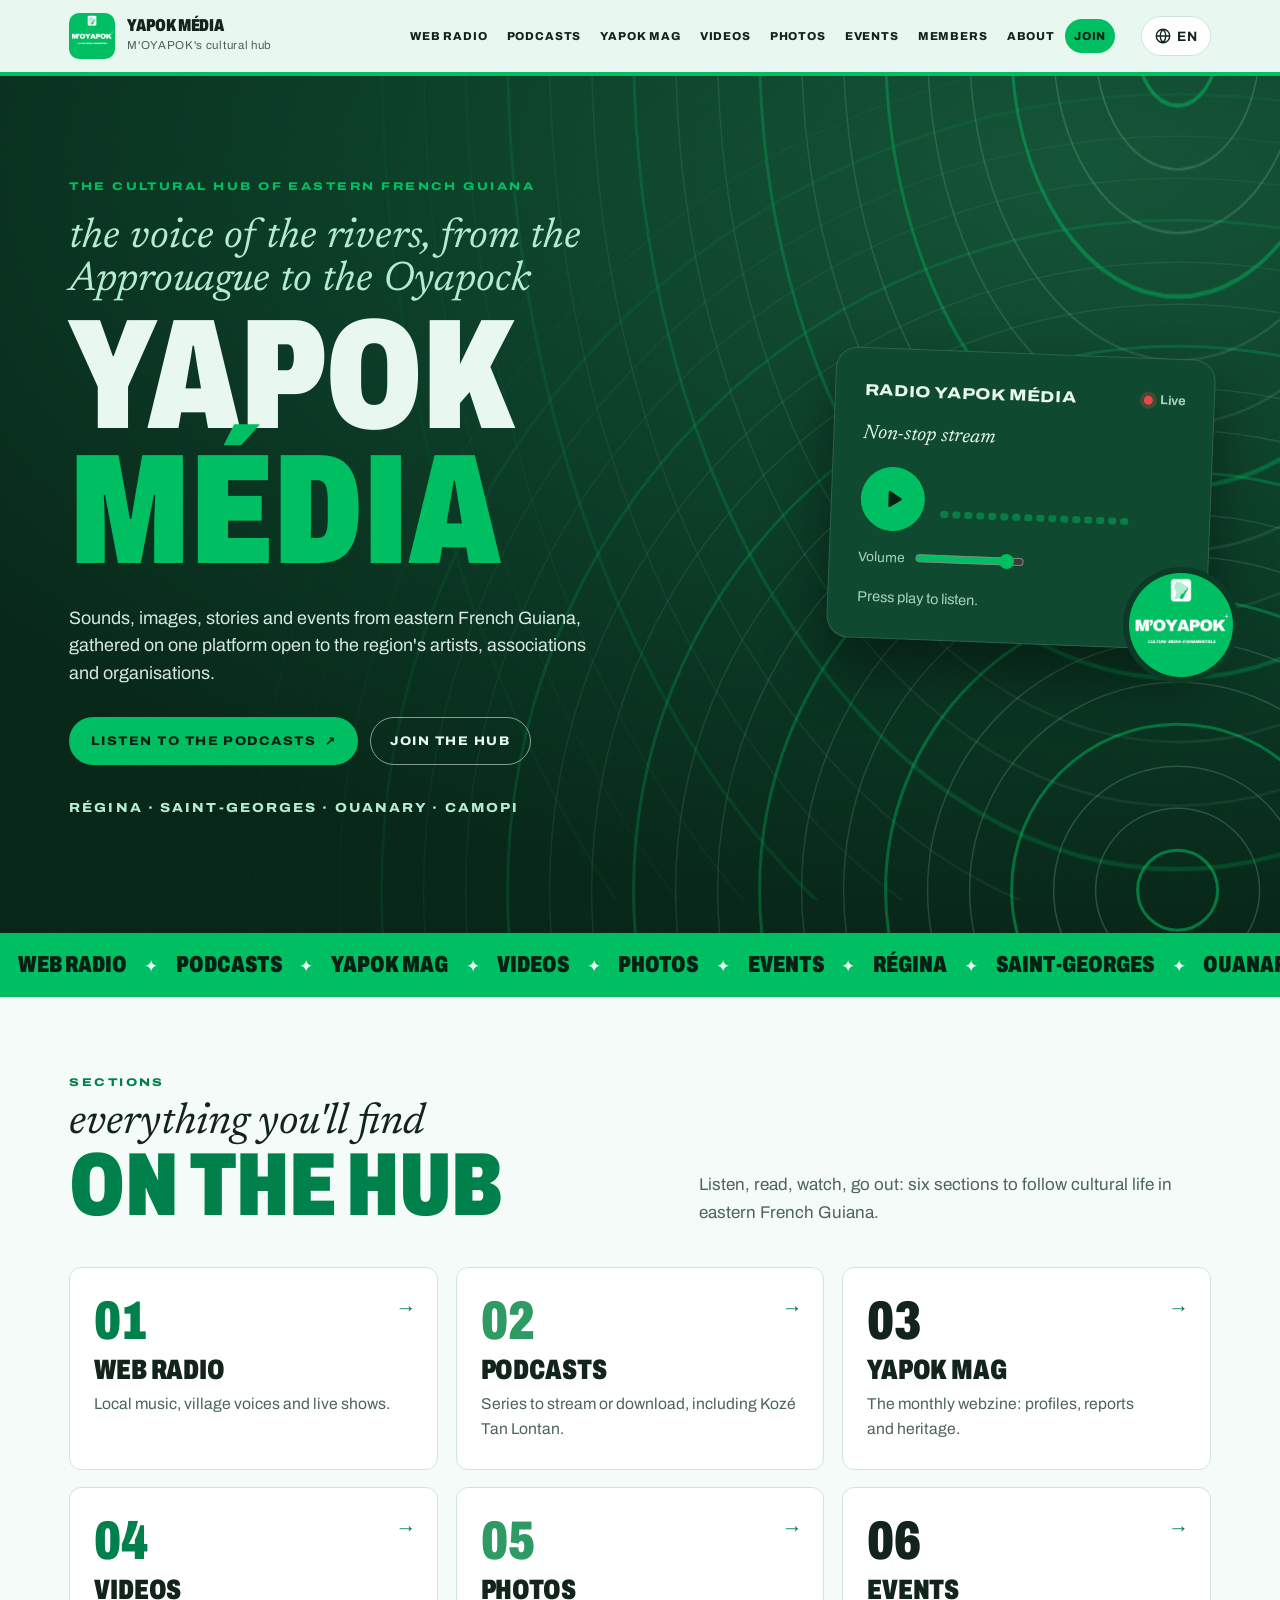
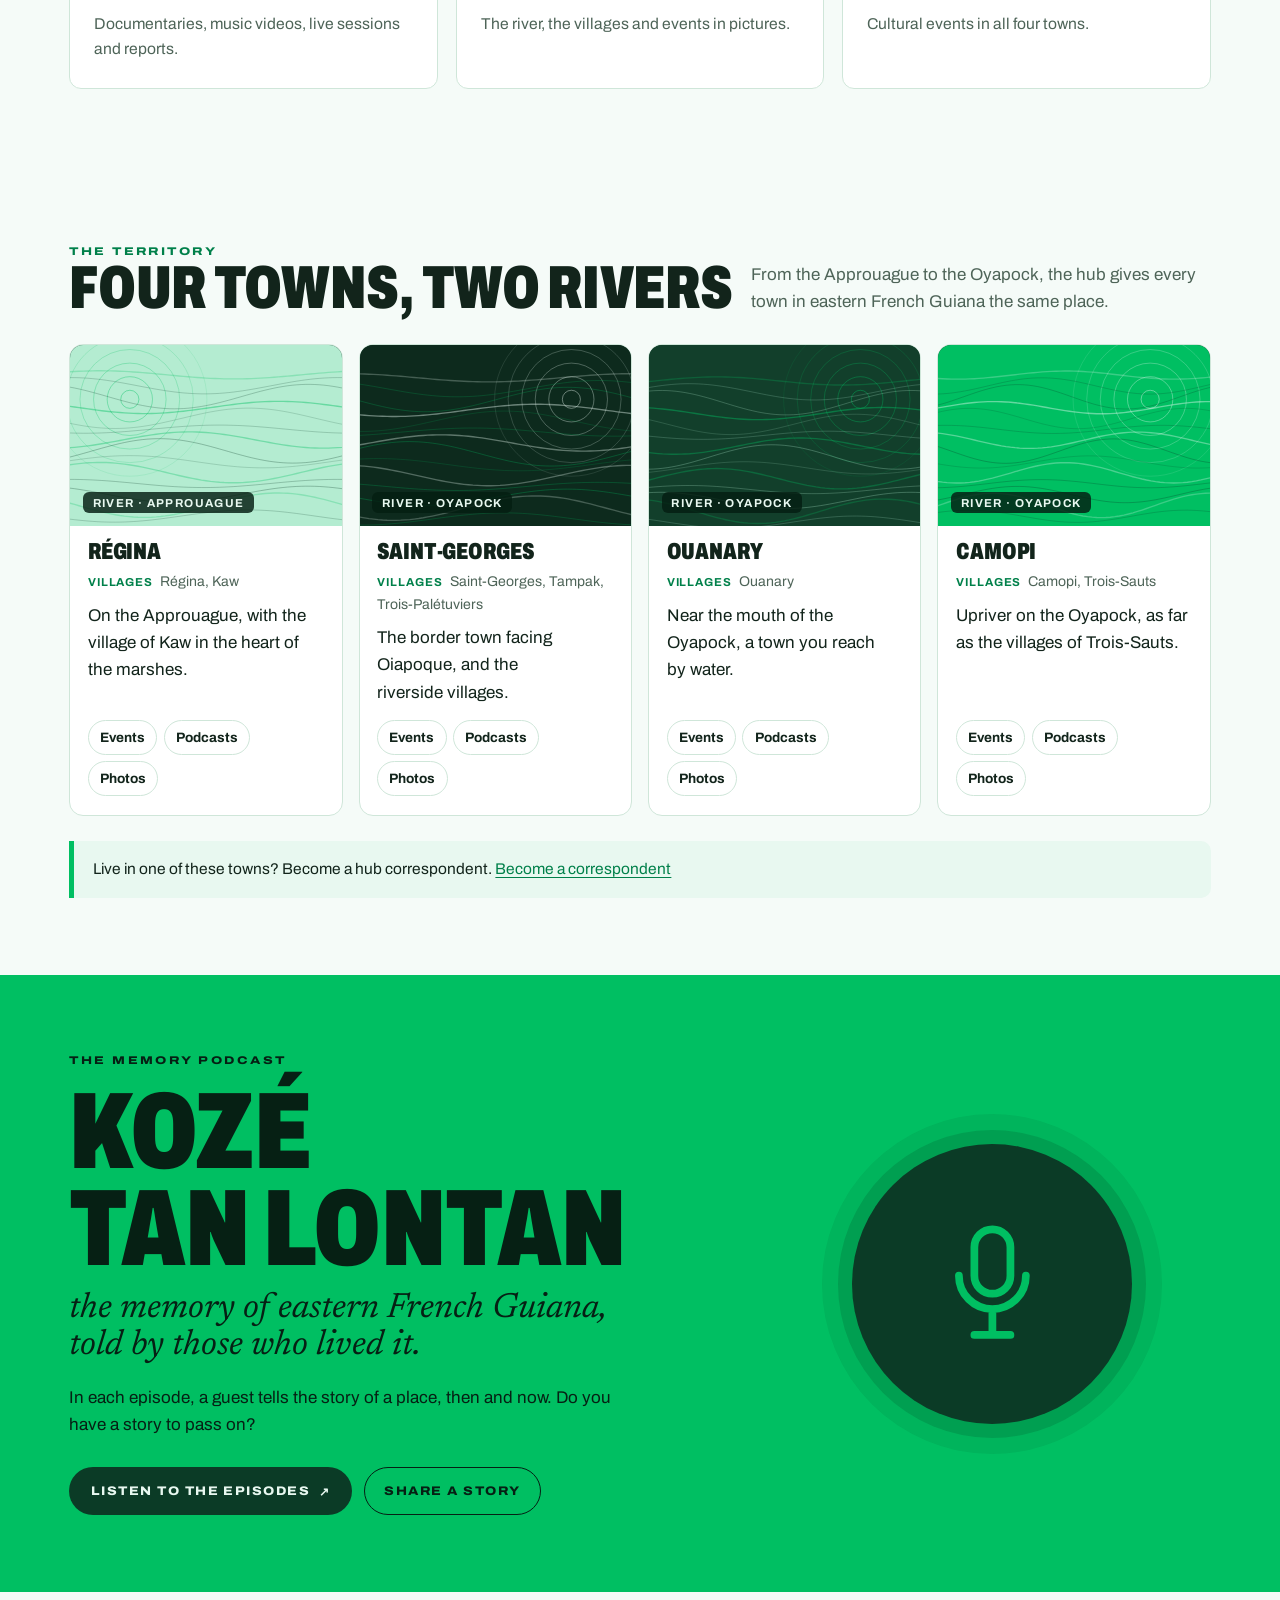
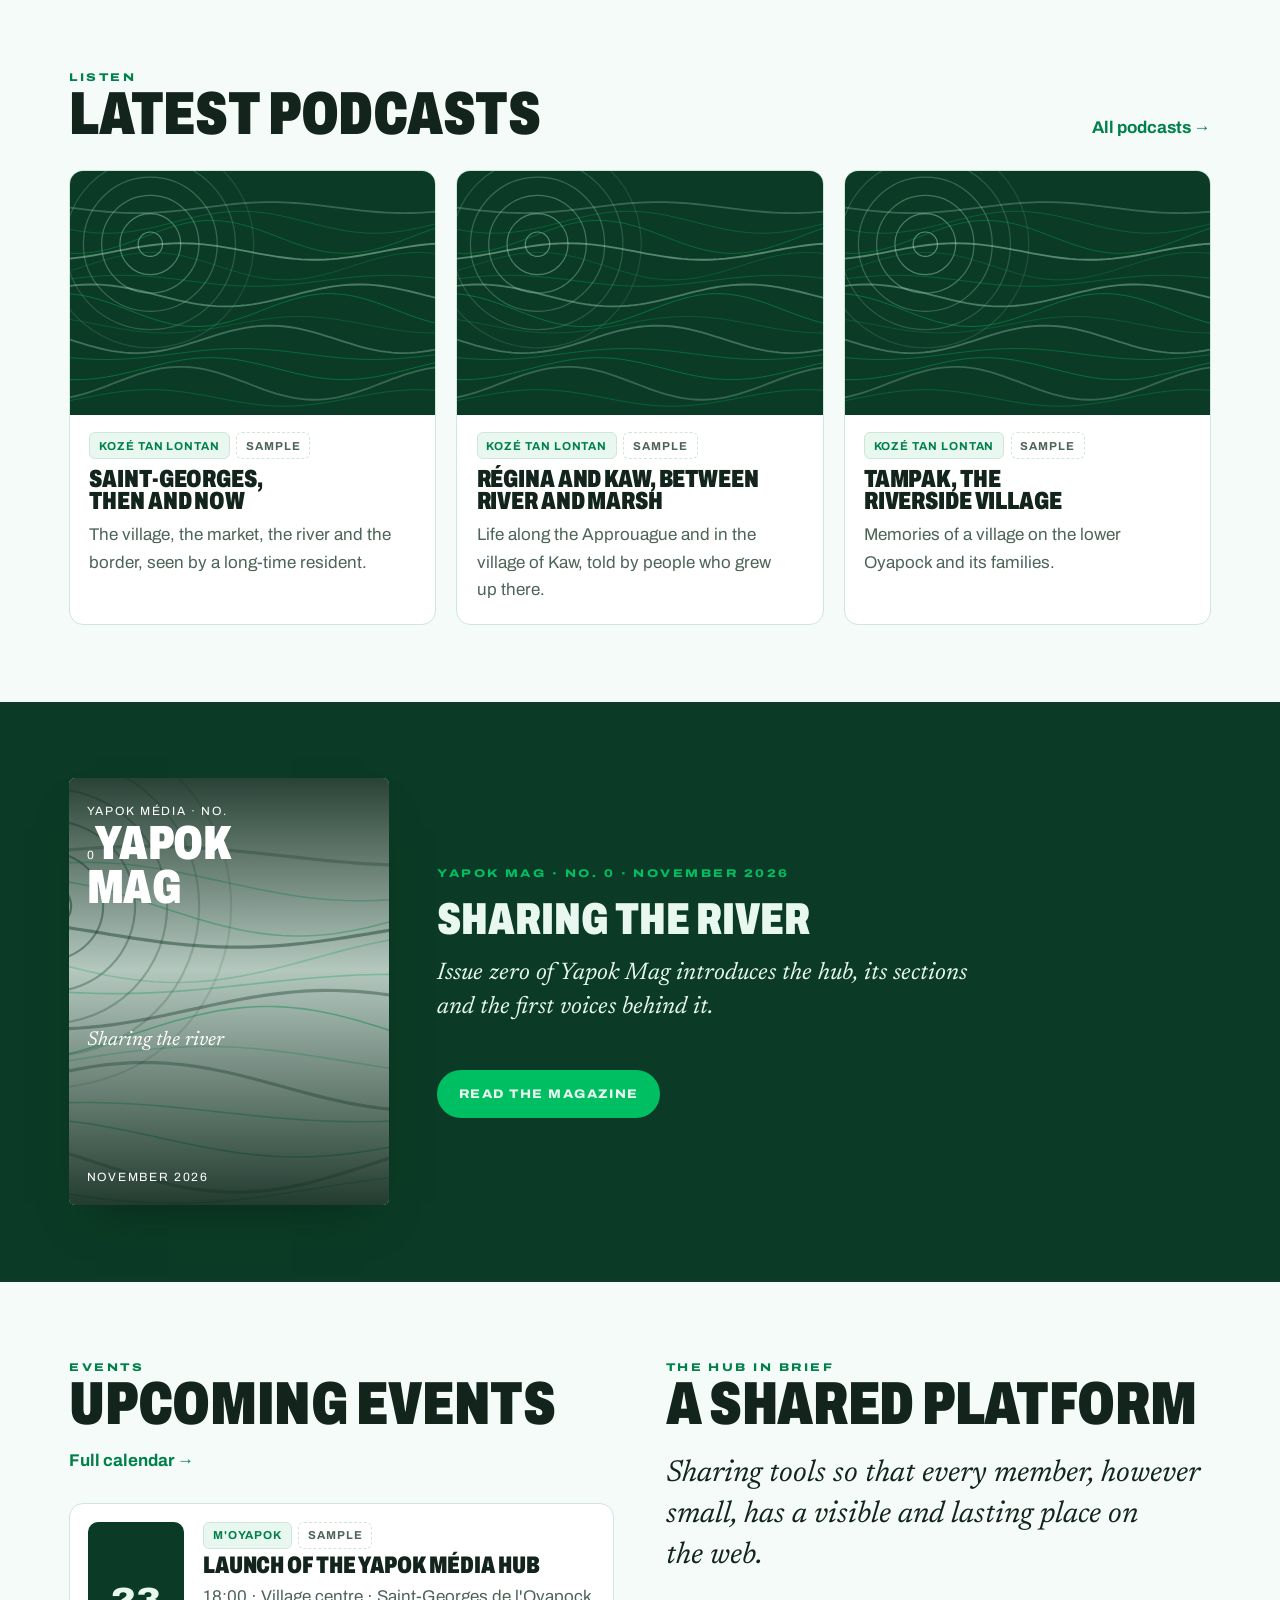
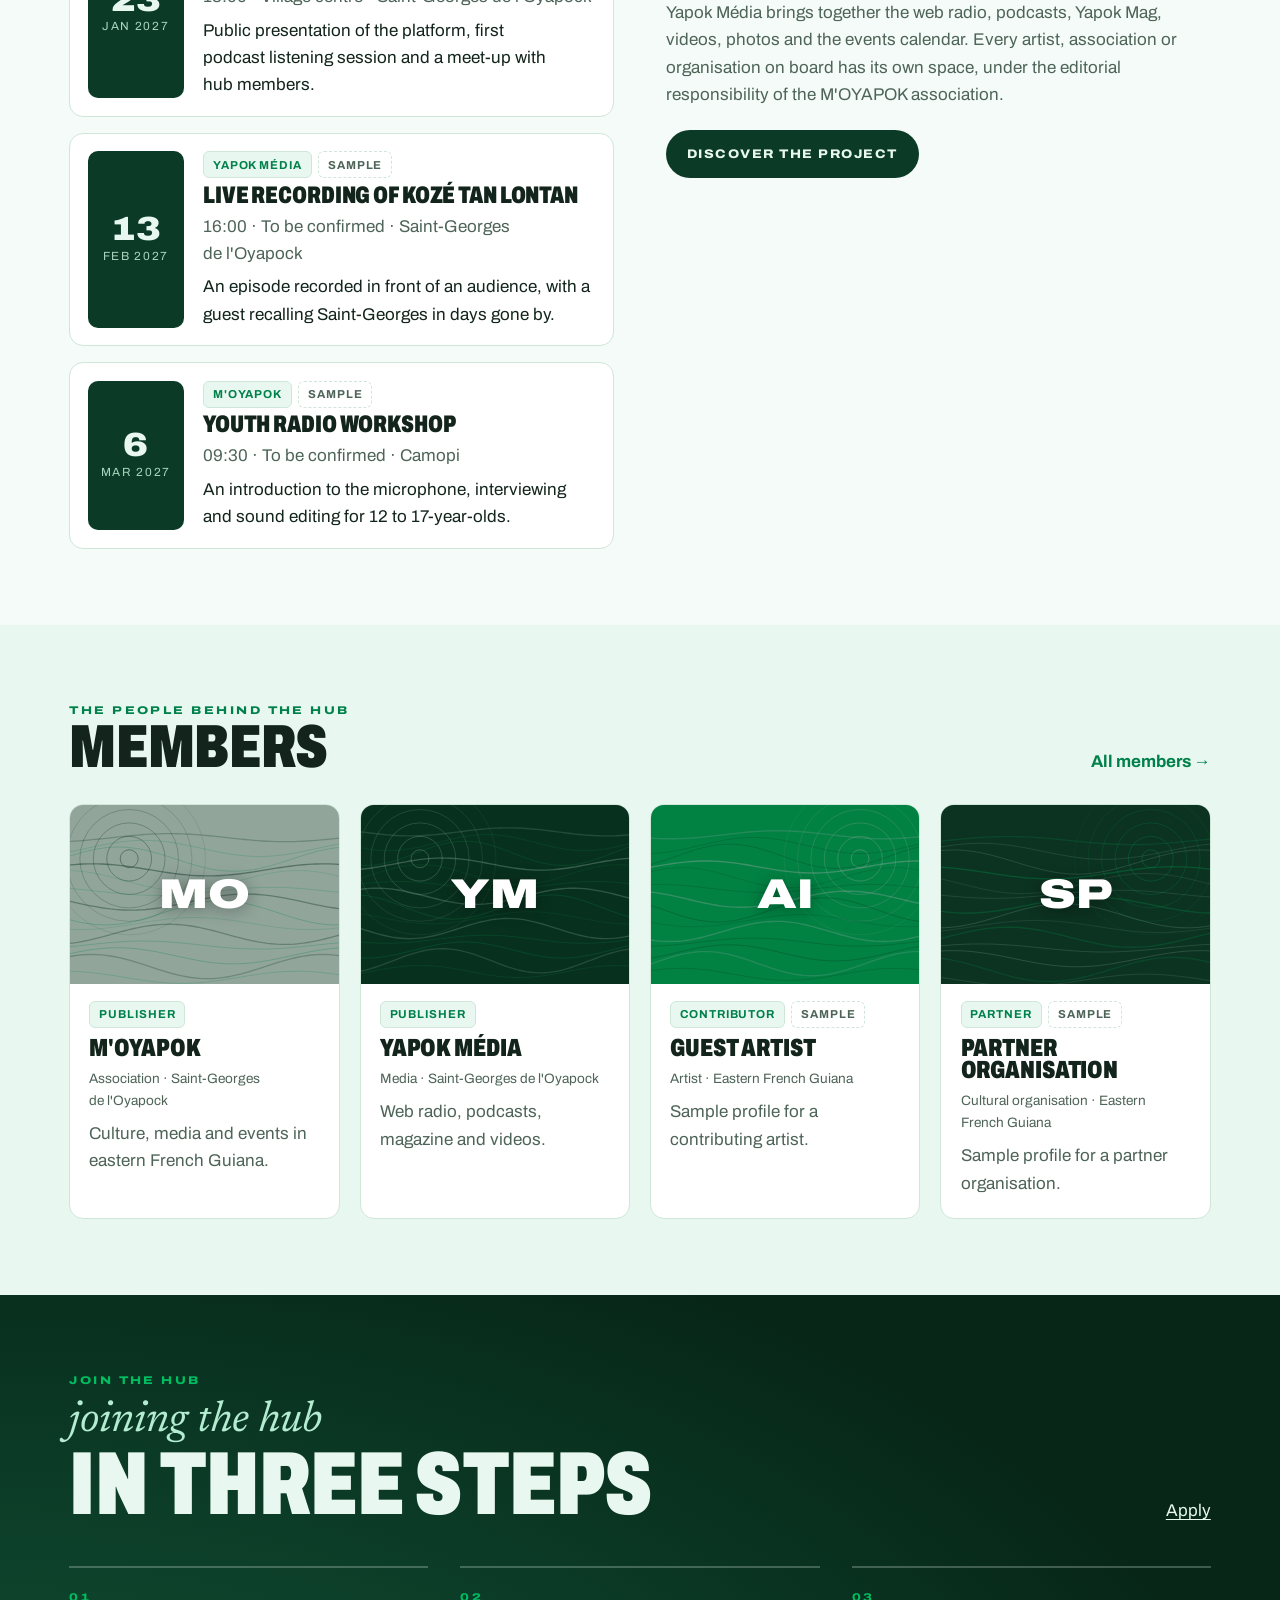
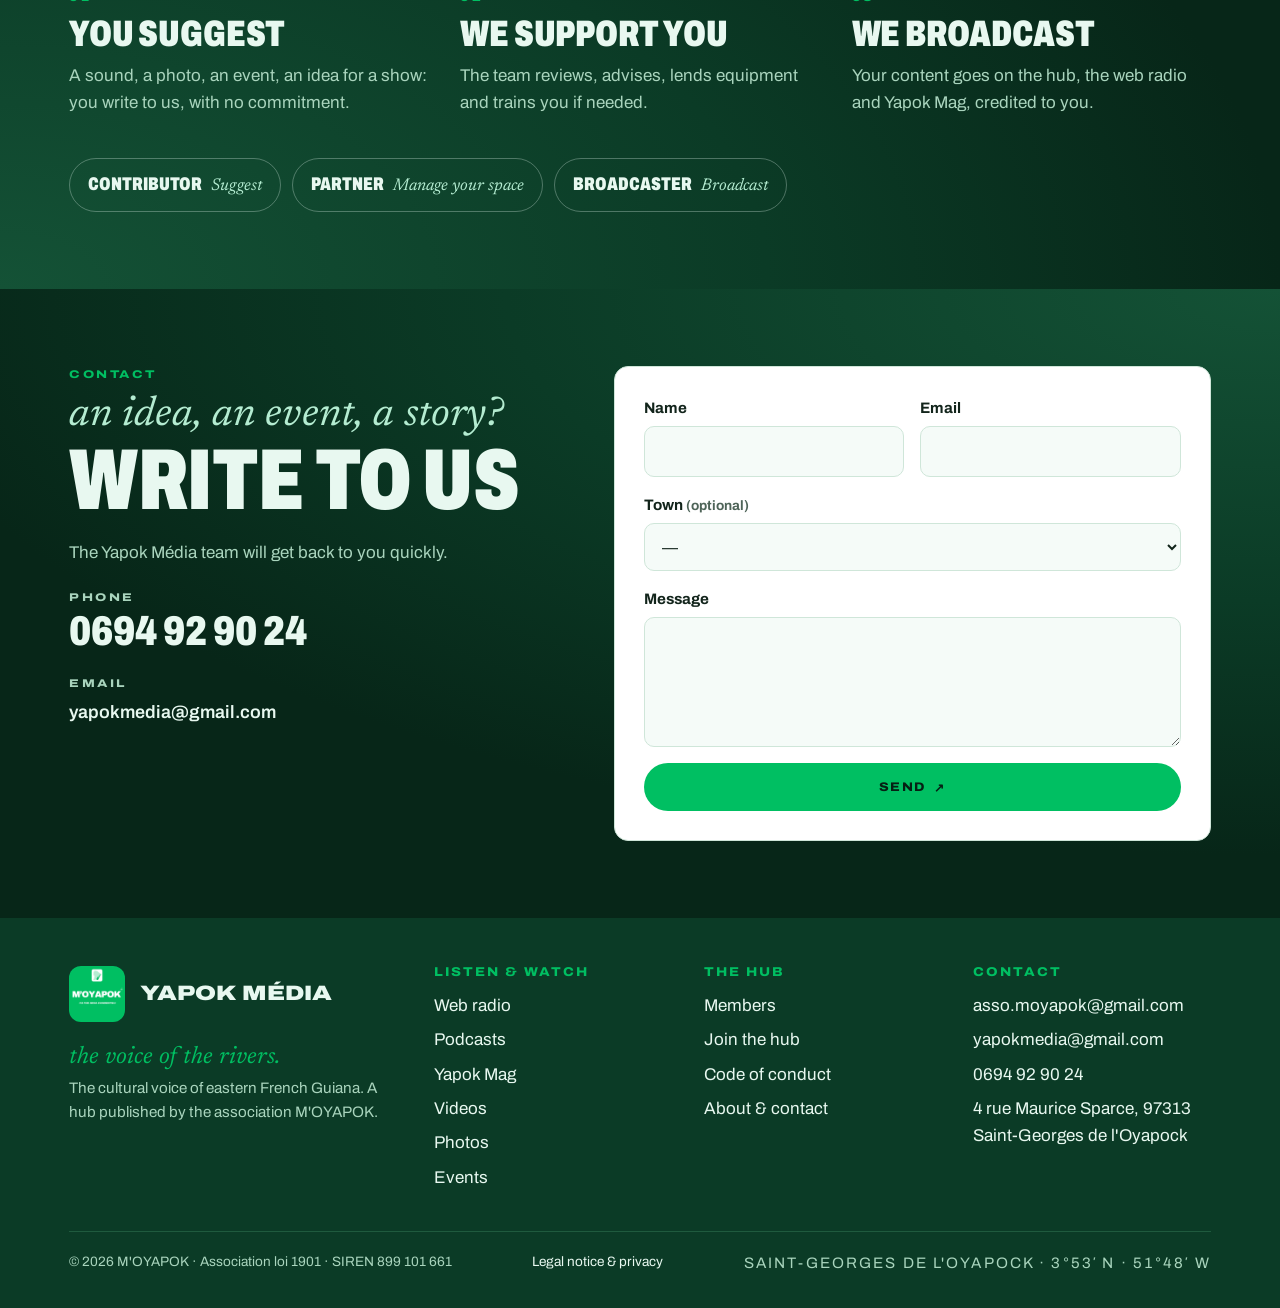
<file: index.html>
<!doctype html>
<html lang="fr">
<head>
<meta charset="utf-8">
<title>Yapok Média</title>
<meta name="claude:viewport-fit-sides" content="cover">
<meta name="viewport" content="width=device-width, initial-scale=1, viewport-fit=cover">
<meta name="description" content="Yapok Média, le hub culturel de l&#x27;Est guyanais : webradio, podcasts, magazine, vidéos, photos et agenda, édité par l&#x27;association M&#x27;OYAPOK.">
<meta property="og:title" content="Yapok Média">
<meta property="og:description" content="Yapok Média, le hub culturel de l&#x27;Est guyanais : webradio, podcasts, magazine, vidéos, photos et agenda, édité par l&#x27;association M&#x27;OYAPOK.">
<meta property="og:type" content="website">
<meta property="og:image" content="assets/img/logo-moyapok-512.jpg">
<meta name="theme-color" content="#E8F8F0">
<script>document.documentElement.classList.add("js")</script>
<link rel="icon" type="image/png" href="assets/img/favicon.png">
<link rel="apple-touch-icon" href="assets/img/apple-touch-icon.png">
<link rel="preload" href="assets/fonts/archivo-wdth.woff2" as="font" type="font/woff2" crossorigin>
<link rel="stylesheet" href="assets/css/style.css">
<script src="assets/js/i18n.js"></script>
</head>
<body data-page="accueil">
<div id="site-header"></div>
<main id="main">
<section class="hero hero2"><canvas class="waves" data-waves="br" aria-hidden="true"></canvas><div class="wrap">
<div>
<p class="eyebrow" data-i18n="home.eyebrow">Le hub culturel de l&#x27;Est guyanais</p>
<p class="ital hero-ital" data-i18n="home.accent">la voix des fleuves, de l&#x27;Approuague à l&#x27;Oyapock</p>
<h1 class="disp">Yapok<br><em>Média</em></h1>
<p class="lead" data-i18n="home.lead">Sons, images, récits et rendez-vous de l&#x27;Est guyanais, réunis sur une seule plateforme ouverte aux artistes, associations et structures du territoire.</p>
<div class="hero-actions">
<a class="btn btn-primary" href="podcasts.html"><span data-i18n="tuner.podcasts">Écouter les podcasts</span> ↗</a>
<a class="btn btn-line" href="rejoindre.html" data-i18n="footer.join">Rejoindre le hub</a>
</div>
<p class="communes-line" data-i18n="communes.line">Régina · Saint-Georges · Ouanary · Camopi</p>
</div>
<div class="hero-side"><div id="home-tuner"></div><img class="badge" src="assets/img/logo-moyapok-512.jpg" alt="" width="112" height="112"></div>
</div><svg class="grain" aria-hidden="true" width="100%" height="100%"><filter id="grain-f"><feTurbulence type="fractalNoise" baseFrequency=".9" numOctaves="3"/></filter><rect width="100%" height="100%" filter="url(#grain-f)"/></svg></section>
<div class="marquee" aria-hidden="true"><div class="track"><span data-i18n="nav.radio">Webradio</span><i>✦</i><span data-i18n="nav.podcasts">Podcasts</span><i>✦</i><span data-i18n="nav.mag">Yapok Mag</span><i>✦</i><span data-i18n="nav.videos">Vidéos</span><i>✦</i><span data-i18n="nav.photos">Photos</span><i>✦</i><span data-i18n="nav.agenda">Agenda</span><i>✦</i><span>Régina</span><i>✦</i><span>Saint-Georges</span><i>✦</i><span>Ouanary</span><i>✦</i><span>Camopi</span><i>✦</i><span data-i18n="nav.radio">Webradio</span><i>✦</i><span data-i18n="nav.podcasts">Podcasts</span><i>✦</i><span data-i18n="nav.mag">Yapok Mag</span><i>✦</i><span data-i18n="nav.videos">Vidéos</span><i>✦</i><span data-i18n="nav.photos">Photos</span><i>✦</i><span data-i18n="nav.agenda">Agenda</span><i>✦</i><span>Régina</span><i>✦</i><span>Saint-Georges</span><i>✦</i><span>Ouanary</span><i>✦</i><span>Camopi</span><i>✦</i></div></div>

<section class="section light2"><div class="wrap">
<div class="head2 reveal"><div><p class="eyebrow" data-i18n="rub.eyebrow">Les rubriques</p><p class="ital" data-i18n="rub.ital">tout ce qu&#x27;on y trouve</p><h2 class="disp" data-i18n="rub.title">sur le hub</h2></div><p class="head2-aside" data-i18n="rub.lead">Écouter, lire, regarder, sortir : six rubriques pour suivre la vie culturelle de l&#x27;Est guyanais.</p></div>
<div class="rubs"><a class="rub reveal" href="radio.html"><span class="n">01</span><h3 data-i18n="nav.radio">Webradio</h3><p data-i18n="rub.radio">Musiques du territoire, voix des villages et émissions en direct.</p><span class="go" aria-hidden="true">→</span></a><a class="rub reveal" href="podcasts.html"><span class="n">02</span><h3 data-i18n="nav.podcasts">Podcasts</h3><p data-i18n="rub.pod">Des séries à écouter ou télécharger, dont Kozé Tan Lontan.</p><span class="go" aria-hidden="true">→</span></a><a class="rub reveal" href="mag.html"><span class="n">03</span><h3 data-i18n="nav.mag">Yapok Mag</h3><p data-i18n="rub.mag">Le webzine mensuel : portraits, reportages et patrimoine.</p><span class="go" aria-hidden="true">→</span></a><a class="rub reveal" href="videos.html"><span class="n">04</span><h3 data-i18n="nav.videos">Vidéos</h3><p data-i18n="rub.vid">Documentaires, clips, sessions live et reportages.</p><span class="go" aria-hidden="true">→</span></a><a class="rub reveal" href="photos.html"><span class="n">05</span><h3 data-i18n="nav.photos">Photos</h3><p data-i18n="rub.ph">Le fleuve, les villages et les événements en images.</p><span class="go" aria-hidden="true">→</span></a><a class="rub reveal" href="agenda.html"><span class="n">06</span><h3 data-i18n="nav.agenda">Agenda</h3><p data-i18n="rub.ag">Les rendez-vous culturels des quatre communes.</p><span class="go" aria-hidden="true">→</span></a></div>
</div></section>

<section class="section territory"><div class="wrap">
<div class="section-head"><div><p class="eyebrow" data-i18n="terr.eyebrow">Le territoire</p><h2 data-i18n="terr.title">Quatre communes, deux fleuves</h2></div><p class="muted" style="max-width:46ch" data-i18n="terr.lead">De l&#x27;Approuague à l&#x27;Oyapock, le hub donne la même place à chaque commune de l&#x27;Est guyanais.</p></div>
<div class="communes" id="home-territoire"></div>
<p class="notice" style="margin-top:1.6rem"><span data-i18n="terr.correspondent">Vous habitez l'une de ces communes ? Devenez correspondant du hub.</span> <a href="rejoindre.html#correspondants" data-i18n="corr.cta">Devenir correspondant</a></p>
</div></section>

<section class="section koze"><div class="wrap">
<div class="reveal">
<p class="eyebrow" data-i18n="koze.kicker">Le podcast mémoire</p>
<h2 class="disp">Kozé<br>Tan Lontan</h2>
<p class="ital" data-i18n="koze.ital">la mémoire de l&#x27;Est guyanais, racontée par celles et ceux qui l&#x27;ont vécue.</p>
<p class="koze-text" data-i18n="koze.text">Chaque épisode, un invité raconte un lieu, hier et aujourd&#x27;hui. Vous avez une histoire à transmettre ?</p>
<div class="hero-actions"><a class="btn btn-dark" href="podcasts.html#koze-tan-lontan"><span data-i18n="koze.listen">Écouter les épisodes</span> ↗</a><a class="btn btn-line-dark" href="rejoindre.html#proposer" data-i18n="koze.share">Proposer un témoignage</a></div>
</div>
<div class="mic reveal" aria-hidden="true"><svg viewBox="0 0 100 100" fill="none" stroke="currentColor" stroke-width="6" stroke-linecap="round"><rect x="36" y="8" width="28" height="50" rx="14"/><path d="M24 44a26 26 0 0 0 52 0M50 70v20M36 90h28"/></svg></div>
</div></section>

<section class="section"><div class="wrap">
<div class="section-head"><div><p class="eyebrow" data-i18n="home.podEyebrow">À écouter</p><h2 data-i18n="home.podTitle">Derniers podcasts</h2></div><a class="more" href="podcasts.html" data-i18n="home.podMore">Tous les podcasts</a></div>
<div class="grid grid-3" id="home-podcasts"></div>
</div></section>

<section class="section band-dark"><div class="wrap" id="home-mag"></div></section>

<section class="section"><div class="wrap split">
<div>
<div class="section-head"><div><p class="eyebrow" data-i18n="nav.agenda">Agenda</p><h2 data-i18n="acteur.next">Prochains rendez-vous</h2></div><a class="more" href="agenda.html" data-i18n="home.agMore">Tout l&#x27;agenda</a></div>
<div id="home-agenda"></div>
</div>
<div class="stack" style="gap:1.4rem">
<div class="section-head" style="margin-bottom:0"><div><p class="eyebrow" data-i18n="home.hubEyebrow">Le hub en bref</p><h2 data-i18n="home.hubTitle">Une plateforme partagée</h2></div></div>
<p class="quote" data-i18n="home.quote">Mutualiser les outils pour que chaque acteur, même modeste, ait une place visible et durable sur le web.</p>
<p class="muted" data-i18n="home.hubText">Yapok Média réunit la webradio, les podcasts, le magazine Yapok Mag, les vidéos, les photos et l&#x27;agenda. Chaque artiste, association ou structure accueillie dispose de son espace, sous la responsabilité éditoriale de l&#x27;association M&#x27;OYAPOK.</p>
<a class="btn btn-dark" href="a-propos.html" style="width:fit-content" data-i18n="home.discover">Découvrir le projet</a>
</div>
</div></section>

<section class="section band-pale"><div class="wrap">
<div class="section-head"><div><p class="eyebrow" data-i18n="home.membersEyebrow">Ils font le hub</p><h2 data-i18n="footer.members">Les acteurs</h2></div><a class="more" href="acteurs.html" data-i18n="acteur.all">Tous les acteurs</a></div>
<div class="grid grid-4" id="home-acteurs"></div>
</div></section>

<section class="section method"><canvas class="waves" data-waves="tr" aria-hidden="true"></canvas><div class="wrap">
<div class="head2 reveal"><div><p class="eyebrow" data-i18n="footer.join">Rejoindre le hub</p><p class="ital" data-i18n="join3.ital">rejoindre le hub</p><h2 class="disp" data-i18n="join3.title">en trois temps</h2></div><a class="more" href="rejoindre.html" data-i18n="home.joinMore">Déposer une candidature</a></div>
<ol class="steps3">
<li class="reveal"><span class="kick">01</span><h3 data-i18n="join3.s1">Vous proposez</h3><p data-i18n="join3.t1">Un son, une photo, un événement, un projet d&#x27;émission : vous nous écrivez, sans engagement.</p></li>
<li class="reveal"><span class="kick">02</span><h3 data-i18n="join3.s2">On vous accompagne</h3><p data-i18n="join3.t2">L&#x27;équipe relit, conseille, prête le matériel et forme si besoin.</p></li>
<li class="reveal"><span class="kick">03</span><h3 data-i18n="join3.s3">On diffuse</h3><p data-i18n="join3.t3">Votre contenu rejoint le hub, la webradio et Yapok Mag, avec votre nom.</p></li>
</ol>
<div class="levels-mini">
<a href="rejoindre.html#contributeur"><b data-i18n="lvl.Contributeur">Contributeur</b><span data-i18n="verb.contrib">Proposer</span></a>
<a href="rejoindre.html#partenaire"><b data-i18n="lvl.Partenaire">Partenaire</b><span data-i18n="verb.partner">Gérer son espace</span></a>
<a href="rejoindre.html#antenne"><b data-i18n="lvl.Antenne">Antenne</b><span data-i18n="verb.antenne">Diffuser</span></a>
</div>
</div></section>

<section class="section contact2" id="contact"><div class="wrap">
<div class="reveal">
<p class="eyebrow" data-i18n="footer.contact">Contact</p>
<p class="ital" data-i18n="contact.ital">une idée, un événement, un témoignage ?</p>
<h2 class="disp" data-i18n="contact.title">Écrivez-nous</h2>
<p class="contact-lead" data-i18n="contact.lead">L&#x27;équipe de Yapok Média vous répond rapidement.</p>
<div class="coord"><span class="kick" data-i18n="f.phone">Téléphone</span><span class="big" data-site="association.telephone">0694 92 90 24</span></div>
<div class="coord"><span class="kick" data-i18n="f.email">E-mail</span><span class="mail" data-site="media.email">yapokmedia@gmail.com</span></div>
<div class="socials" id="home-socials"></div>
</div>
<form class="form reveal" data-form="contact" data-success-key="f.successContact">
<div class="row">
<div class="field"><label for="h-nom"><span data-i18n="f.nameShort">Nom</span></label><input id="h-nom" name="nom" type="text" required autocomplete="name"></div>
<div class="field"><label for="h-email"><span data-i18n="f.email">E-mail</span></label><input id="h-email" name="email" type="email" required autocomplete="email"></div>
</div>
<div class="field"><label for="h-commune"><span data-i18n="f.commune">Commune</span> <span class="hint" data-i18n="f.optional">(facultatif)</span></label><select id="h-commune" name="commune"><option value="">—</option><option>Régina</option><option>Saint-Georges de l'Oyapock</option><option>Ouanary</option><option>Camopi</option><option value="Autre" data-i18n="opt.other">Autre</option></select></div>
<div class="field"><label for="h-msg"><span data-i18n="f.message">Message</span></label><textarea id="h-msg" name="message" required></textarea></div>
<input type="hidden" name="langue" value="fr" data-lang-field>
<button class="btn btn-primary" type="submit"><span data-i18n="f.send">Envoyer</span> ↗</button>
<p class="form-status" role="status" hidden></p>
</form>
</div></section>
</main>
<div id="site-footer"></div>
<script src="assets/js/main.js" defer></script>
</body>
</html>
</file>
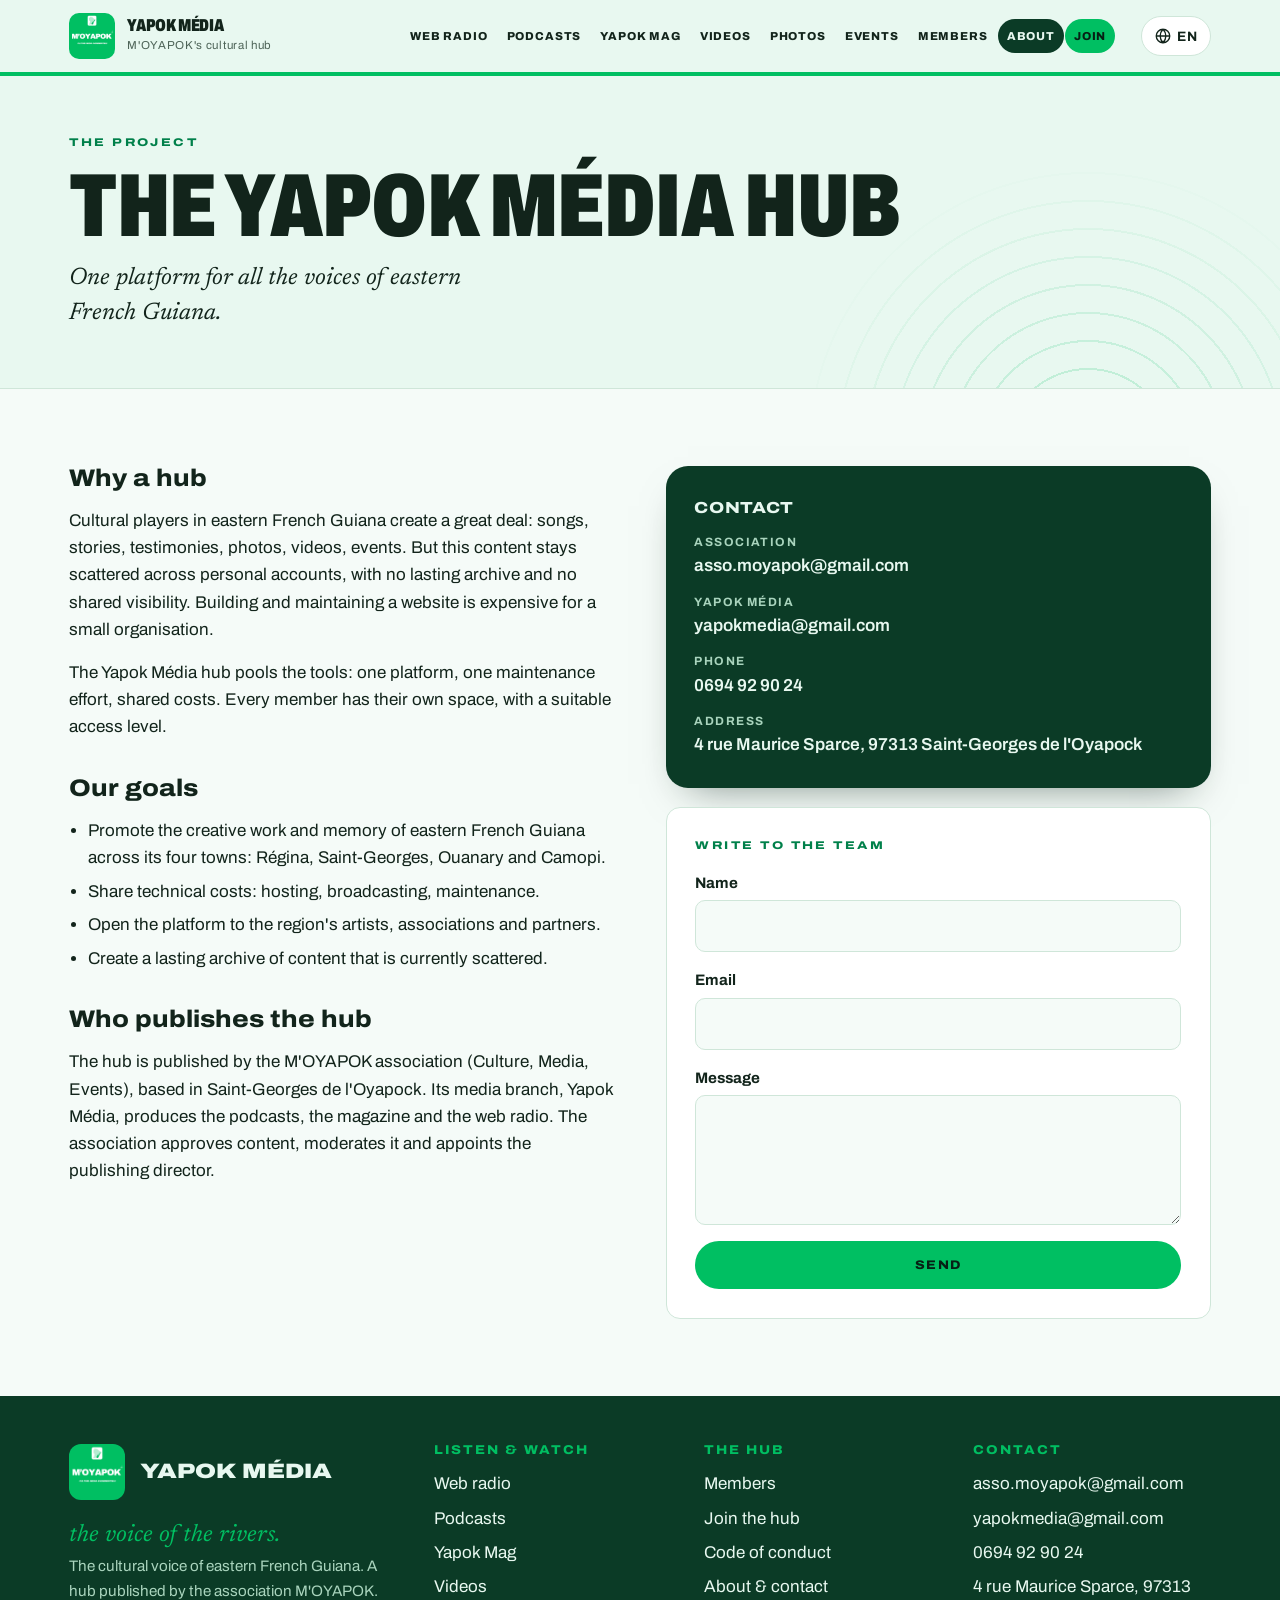
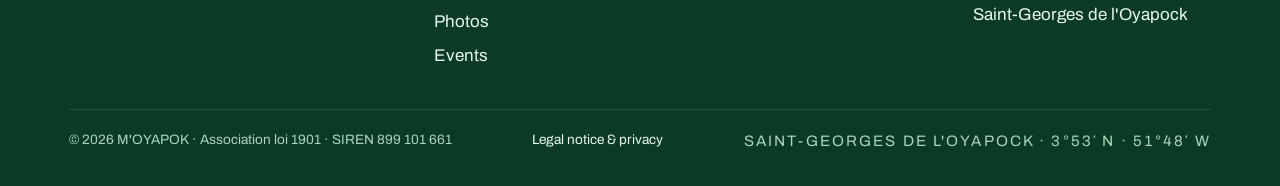
<file: a-propos.html>
<!doctype html>
<html lang="fr">
<head>
<meta charset="utf-8">
<title>Le hub · Yapok Média</title>
<meta name="claude:viewport-fit-sides" content="cover">
<meta name="viewport" content="width=device-width, initial-scale=1, viewport-fit=cover">
<meta name="description" content="Le hub Yapok Média : le projet, son fonctionnement, l&#x27;association M&#x27;OYAPOK et les contacts.">
<meta property="og:title" content="Le hub · Yapok Média">
<meta property="og:description" content="Le hub Yapok Média : le projet, son fonctionnement, l&#x27;association M&#x27;OYAPOK et les contacts.">
<meta property="og:type" content="website">
<meta property="og:image" content="assets/img/logo-moyapok-512.jpg">
<meta name="theme-color" content="#E8F8F0">
<script>document.documentElement.classList.add("js")</script>
<link rel="icon" type="image/png" href="assets/img/favicon.png">
<link rel="apple-touch-icon" href="assets/img/apple-touch-icon.png">
<link rel="preload" href="assets/fonts/archivo-wdth.woff2" as="font" type="font/woff2" crossorigin>
<link rel="stylesheet" href="assets/css/style.css">
<script src="assets/js/i18n.js"></script>
</head>
<body data-page="a-propos" data-title-key="nav.hub">
<div id="site-header"></div>
<main id="main">
<section class="page-head"><div class="wrap">
<p class="eyebrow" data-i18n="ab.eyebrow">Le projet</p>
<h1 class="display" data-i18n="ab.h1">Le hub Yapok Média</h1>
<p class="lead" data-i18n="ab.lead">Une seule plateforme pour toutes les voix de l&#x27;Est guyanais.</p>
</div></section><section class="section"><div class="wrap split">
<div class="prose">
<h2 style="margin-top:0" data-i18n="ab.why">Pourquoi un hub</h2>
<p data-i18n="ab.why1">Les acteurs culturels de l&#x27;Est guyanais produisent beaucoup : chants, récits, témoignages, photos, vidéos, événements. Mais ces contenus restent dispersés sur des comptes personnels, sans archive durable ni visibilité commune. Créer et entretenir un site coûte cher pour une petite structure.</p>
<p data-i18n="ab.why2">Le hub Yapok Média mutualise les outils : une même plateforme, une même maintenance, des coûts partagés. Chaque acteur accueilli dispose de son espace, avec un niveau d&#x27;accès adapté.</p>
<h2 data-i18n="ab.goals">Nos objectifs</h2>
<ul><li data-i18n="ab.g1">Valoriser la création et la mémoire de l&#x27;Est guyanais, dans ses quatre communes : Régina, Saint-Georges, Ouanary et Camopi.</li><li data-i18n="ab.g2">Mutualiser les coûts techniques : hébergement, diffusion, maintenance.</li><li data-i18n="ab.g3">Ouvrir la plateforme aux artistes, associations et partenaires du territoire.</li><li data-i18n="ab.g4">Archiver durablement des contenus aujourd&#x27;hui éparpillés.</li></ul>
<h2 data-i18n="ab.who">Qui édite le hub</h2>
<p data-i18n="ab.whoText">Le hub est édité par l&#x27;association M&#x27;OYAPOK (Culture, Média, Événementiels), basée à Saint-Georges de l&#x27;Oyapock. Sa branche média, Yapok Média, produit les podcasts, le magazine et la webradio. L&#x27;association valide les contenus, assure la modération et désigne le directeur de publication.</p>
</div>
<aside class="stack" style="gap:1.2rem">
<div class="tuner" style="gap:.8rem">
<p class="label" data-i18n="footer.contact">Contact</p>
<ul class="contact-list" style="color:var(--inv-fg)">
<li><small style="color:var(--inv-muted)" data-i18n="ab.asso">Association</small><span class="copy" data-site="association.email">asso.moyapok@gmail.com</span></li>
<li><small style="color:var(--inv-muted)">Yapok Média</small><span class="copy" data-site="media.email">yapokmedia@gmail.com</span></li>
<li><small style="color:var(--inv-muted)" data-i18n="f.phone">Téléphone</small><span class="copy" data-site="association.telephone">0694 92 90 24</span></li>
<li><small style="color:var(--inv-muted)" data-i18n="ab.address">Adresse</small><span class="copy" data-site="association.adresse">4 rue Maurice Sparce, 97313 Saint-Georges de l'Oyapock</span></li>
</ul>
</div>
<form class="form" data-form="contact" data-success-key="f.successContact">
<p class="eyebrow" data-i18n="ab.write">Écrire à l&#x27;équipe</p>
<div class="field"><label for="m-nom"><span data-i18n="f.nameShort">Nom</span></label><input id="m-nom" name="nom" type="text" required autocomplete="name"></div>
<div class="field"><label for="m-email"><span data-i18n="f.email">E-mail</span></label><input id="m-email" name="email" type="email" required autocomplete="email"></div>
<div class="field"><label for="m-msg"><span data-i18n="f.message">Message</span></label><textarea id="m-msg" name="message" required></textarea></div>
<input type="hidden" name="langue" value="fr" data-lang-field>
<button class="btn btn-primary" type="submit" data-i18n="f.send">Envoyer</button>
<p class="form-status" role="status" hidden></p>
</form>
</aside>
</div></section>
</main>
<div id="site-footer"></div>
<script src="assets/js/main.js" defer></script>
</body>
</html>
</file>
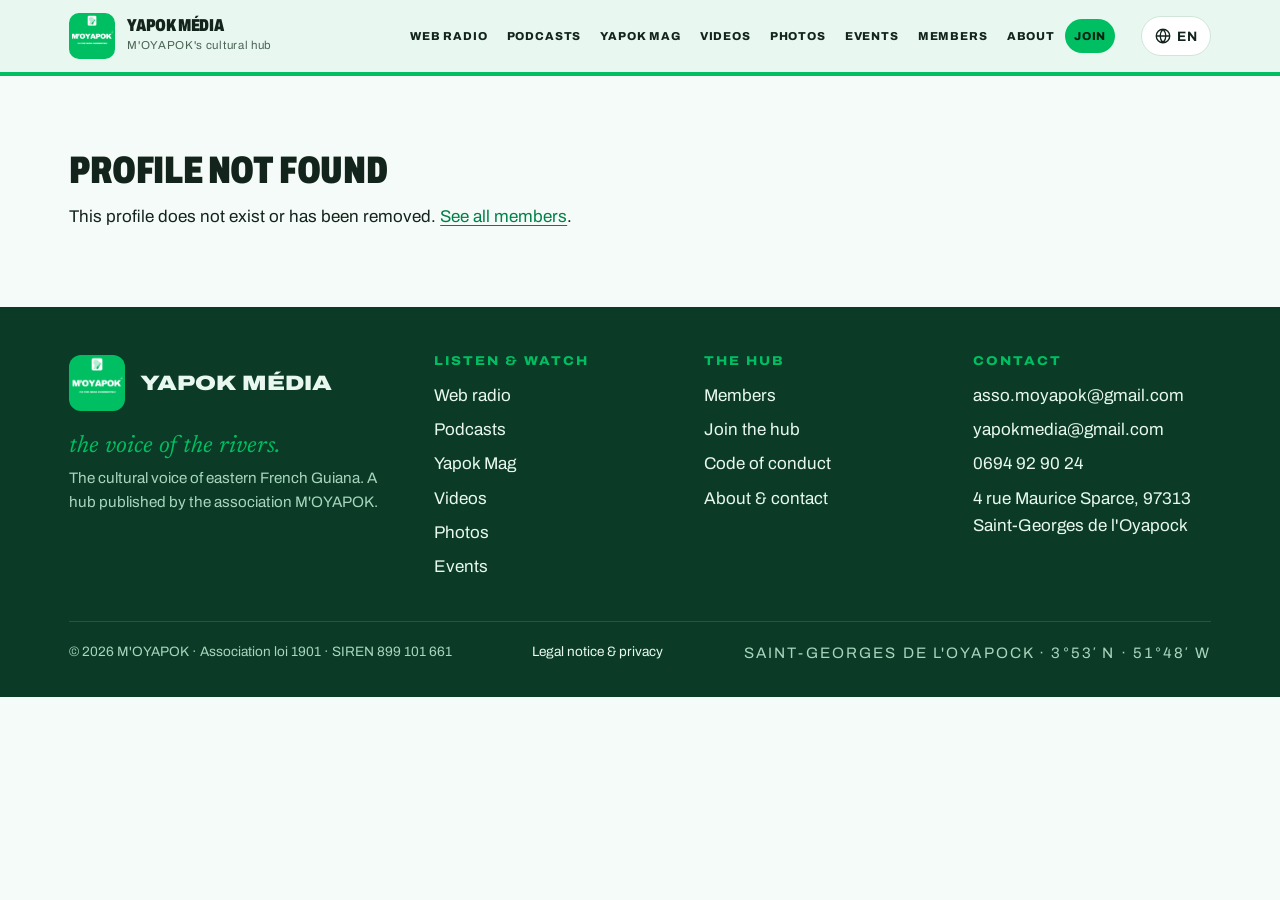
<file: acteur.html>
<!doctype html>
<html lang="fr">
<head>
<meta charset="utf-8">
<title>Fiche acteur · Yapok Média</title>
<meta name="claude:viewport-fit-sides" content="cover">
<meta name="viewport" content="width=device-width, initial-scale=1, viewport-fit=cover">
<meta name="description" content="Fiche d&#x27;un acteur du hub Yapok Média.">
<meta property="og:title" content="Fiche acteur · Yapok Média">
<meta property="og:description" content="Fiche d&#x27;un acteur du hub Yapok Média.">
<meta property="og:type" content="website">
<meta property="og:image" content="assets/img/logo-moyapok-512.jpg">
<meta name="theme-color" content="#E8F8F0">
<script>document.documentElement.classList.add("js")</script>
<link rel="icon" type="image/png" href="assets/img/favicon.png">
<link rel="apple-touch-icon" href="assets/img/apple-touch-icon.png">
<link rel="preload" href="assets/fonts/archivo-wdth.woff2" as="font" type="font/woff2" crossorigin>
<link rel="stylesheet" href="assets/css/style.css">
<script src="assets/js/i18n.js"></script>
</head>
<body data-page="acteur" data-title-key="acteur.pageTitle">
<div id="site-header"></div>
<main id="main">
<div id="acteur"><div class="wrap section"><p class="muted" data-i18n="acteur.loading">Chargement de la fiche…</p></div></div>
</main>
<div id="site-footer"></div>
<script src="assets/js/main.js" defer></script>
</body>
</html>
</file>
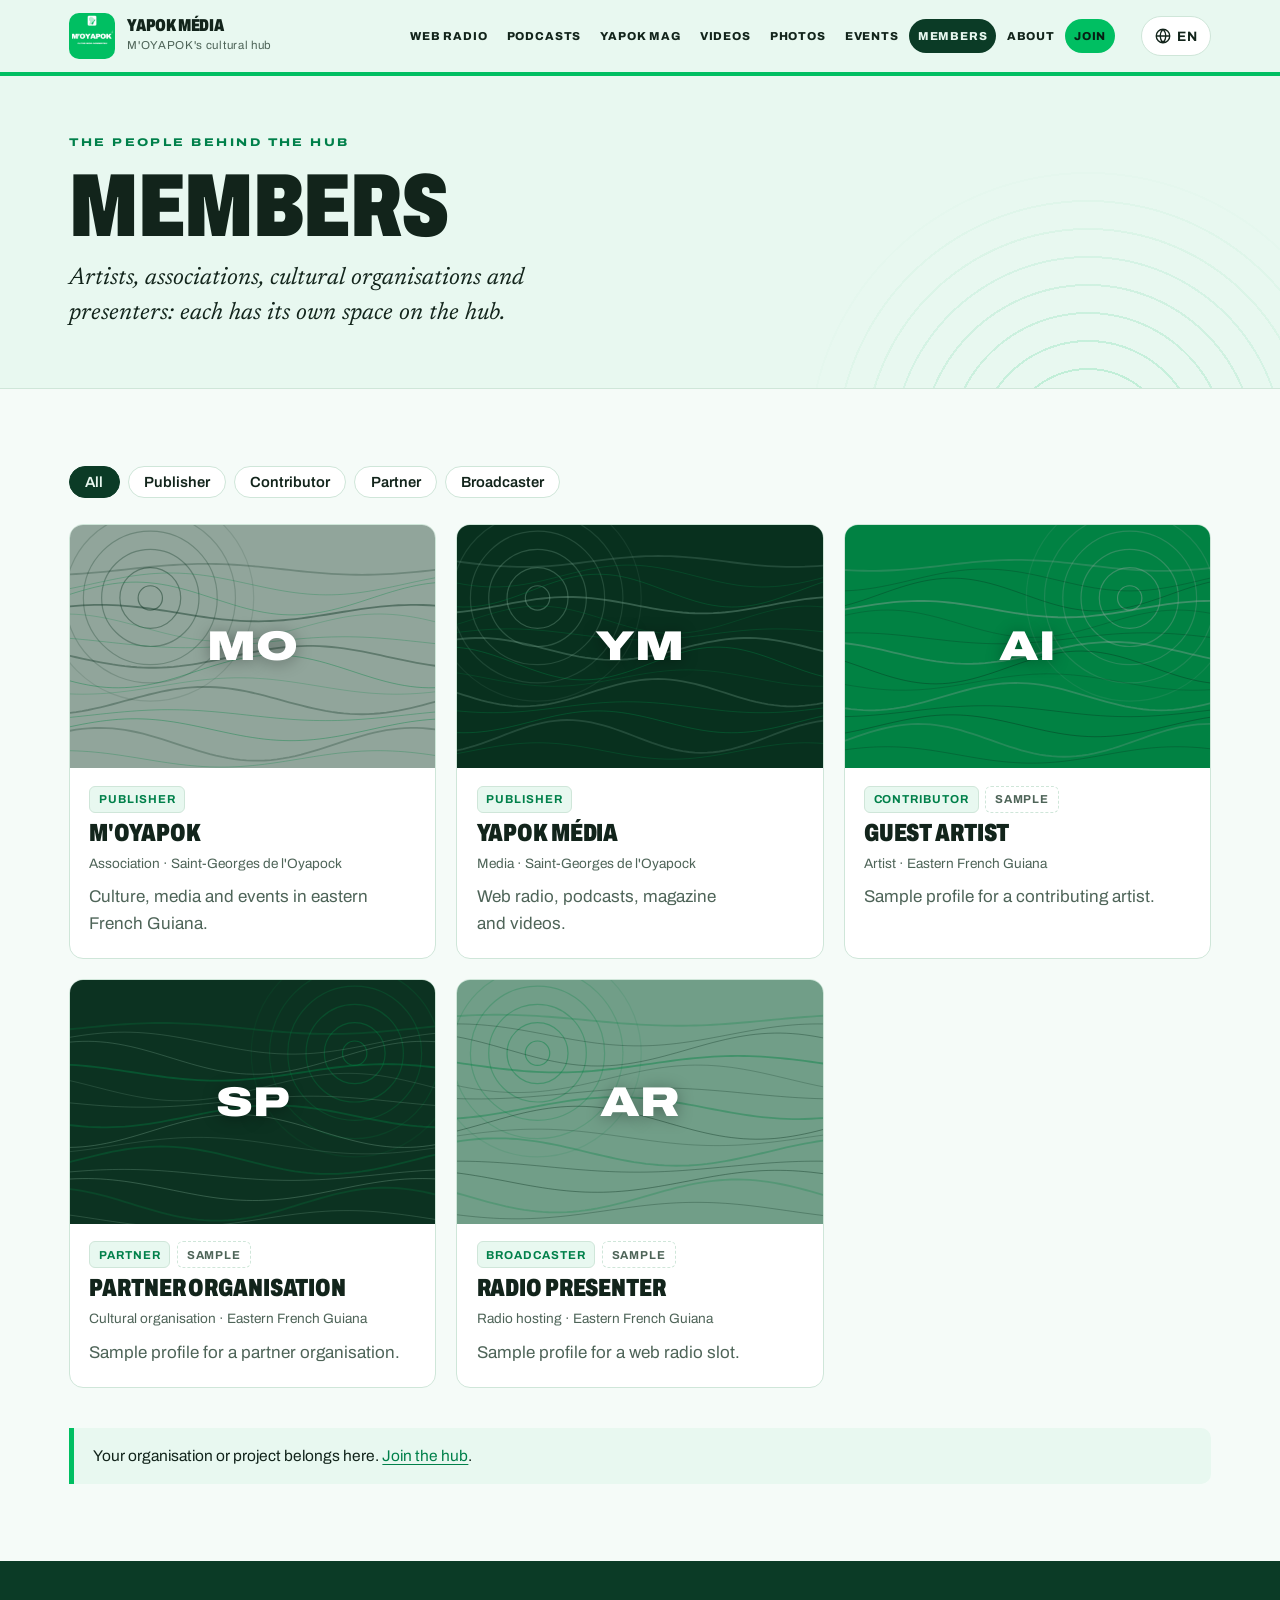
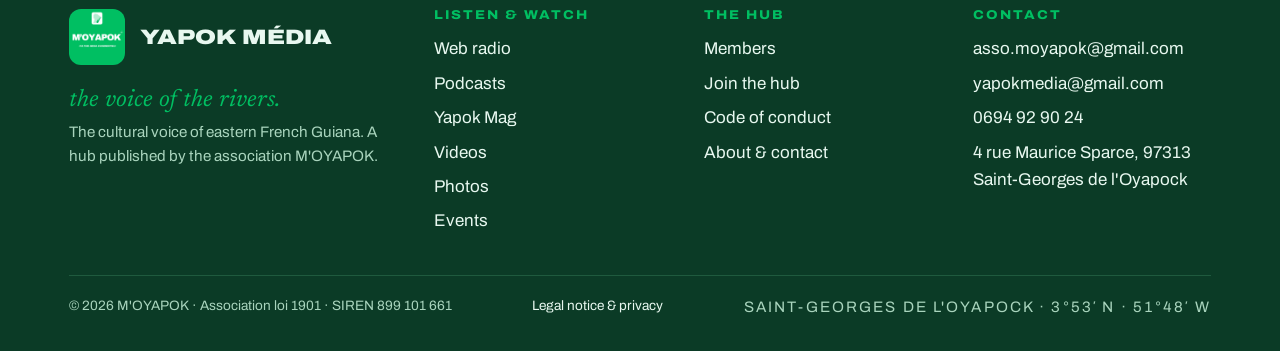
<file: acteurs.html>
<!doctype html>
<html lang="fr">
<head>
<meta charset="utf-8">
<title>Acteurs · Yapok Média</title>
<meta name="claude:viewport-fit-sides" content="cover">
<meta name="viewport" content="width=device-width, initial-scale=1, viewport-fit=cover">
<meta name="description" content="Les artistes, associations et structures qui font le hub Yapok Média.">
<meta property="og:title" content="Acteurs · Yapok Média">
<meta property="og:description" content="Les artistes, associations et structures qui font le hub Yapok Média.">
<meta property="og:type" content="website">
<meta property="og:image" content="assets/img/logo-moyapok-512.jpg">
<meta name="theme-color" content="#E8F8F0">
<script>document.documentElement.classList.add("js")</script>
<link rel="icon" type="image/png" href="assets/img/favicon.png">
<link rel="apple-touch-icon" href="assets/img/apple-touch-icon.png">
<link rel="preload" href="assets/fonts/archivo-wdth.woff2" as="font" type="font/woff2" crossorigin>
<link rel="stylesheet" href="assets/css/style.css">
<script src="assets/js/i18n.js"></script>
</head>
<body data-page="acteurs" data-title-key="nav.acteurs">
<div id="site-header"></div>
<main id="main">
<section class="page-head"><div class="wrap">
<p class="eyebrow" data-i18n="home.membersEyebrow">Ils font le hub</p>
<h1 class="display" data-i18n="footer.members">Les acteurs</h1>
<p class="lead" data-i18n="act.lead">Artistes, associations, structures culturelles et animateurs : chacun dispose de son espace sur le hub.</p>
</div></section><section class="section"><div class="wrap">
<div class="filters" id="acteurs-filters" role="group" aria-label="Filtrer par niveau" data-i18n-aria="act.filter"></div>
<div class="grid grid-3" id="acteurs-grid"></div>
<p class="notice" style="margin-top:2.5rem" data-i18n-html="act.notice">Votre structure ou votre projet a sa place ici. <a href="rejoindre.html">Rejoindre le hub</a>.</p>
</div></section>
</main>
<div id="site-footer"></div>
<script src="assets/js/main.js" defer></script>
</body>
</html>
</file>
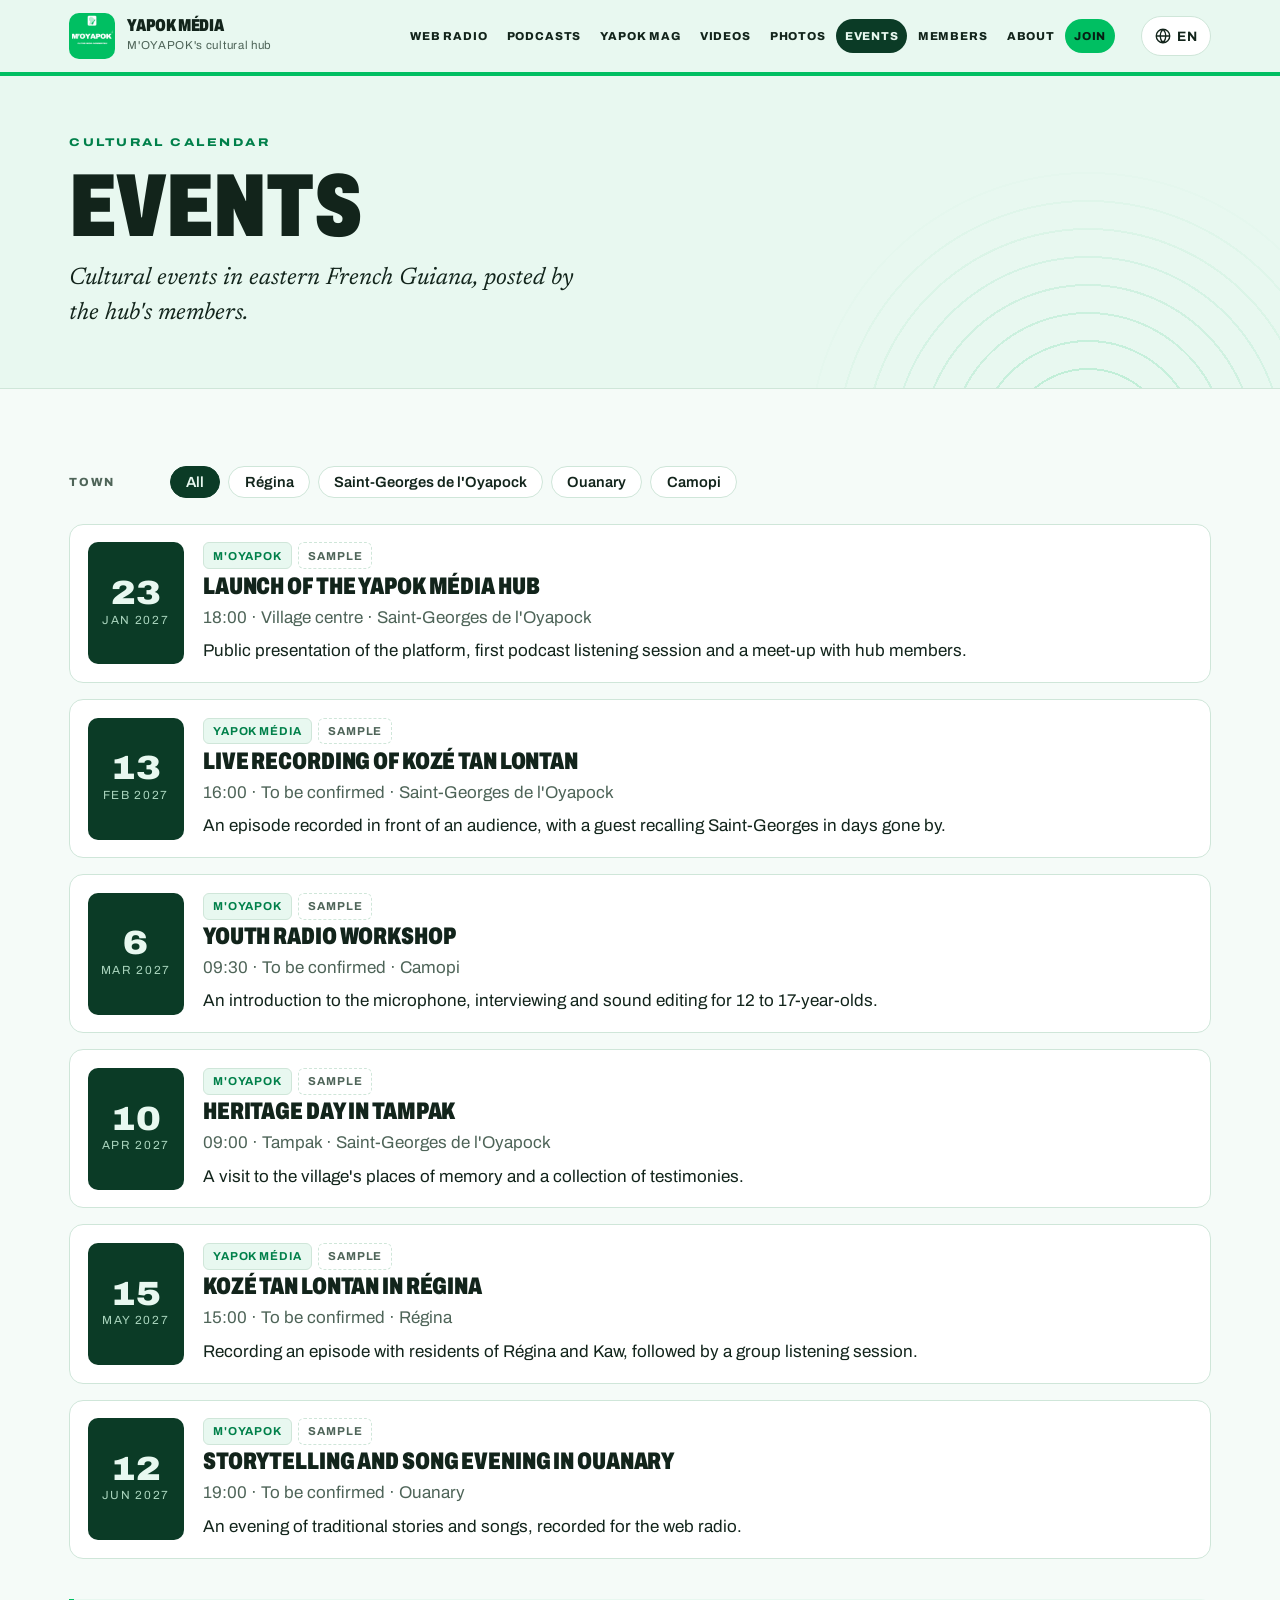
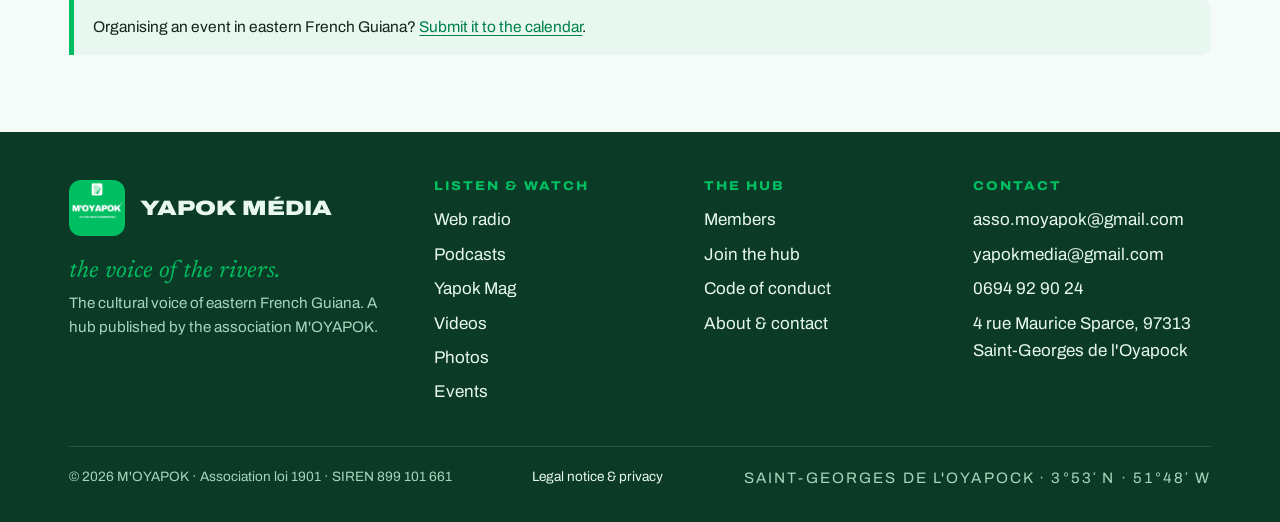
<file: agenda.html>
<!doctype html>
<html lang="fr">
<head>
<meta charset="utf-8">
<title>Agenda · Yapok Média</title>
<meta name="claude:viewport-fit-sides" content="cover">
<meta name="viewport" content="width=device-width, initial-scale=1, viewport-fit=cover">
<meta name="description" content="L&#x27;agenda culturel partagé de l&#x27;Est guyanais : concerts, ateliers, rencontres et fêtes.">
<meta property="og:title" content="Agenda · Yapok Média">
<meta property="og:description" content="L&#x27;agenda culturel partagé de l&#x27;Est guyanais : concerts, ateliers, rencontres et fêtes.">
<meta property="og:type" content="website">
<meta property="og:image" content="assets/img/logo-moyapok-512.jpg">
<meta name="theme-color" content="#E8F8F0">
<script>document.documentElement.classList.add("js")</script>
<link rel="icon" type="image/png" href="assets/img/favicon.png">
<link rel="apple-touch-icon" href="assets/img/apple-touch-icon.png">
<link rel="preload" href="assets/fonts/archivo-wdth.woff2" as="font" type="font/woff2" crossorigin>
<link rel="stylesheet" href="assets/css/style.css">
<script src="assets/js/i18n.js"></script>
</head>
<body data-page="agenda" data-title-key="nav.agenda">
<div id="site-header"></div>
<main id="main">
<section class="page-head"><div class="wrap">
<p class="eyebrow" data-i18n="ag.eyebrow">Agenda culturel</p>
<h1 class="display" data-i18n="nav.agenda">Agenda</h1>
<p class="lead" data-i18n="ag.lead">Les rendez-vous culturels de l&#x27;Est guyanais, alimentés par les acteurs du hub.</p>
</div></section><section class="section"><div class="wrap">
<div class="filters" id="agenda-filters" role="group" aria-label="Filtrer par commune" data-i18n-aria="ag.filter"></div>
<div id="agenda-upcoming"></div>
<div id="agenda-past-wrap" hidden style="margin-top:3rem">
<div class="section-head"><div><p class="eyebrow" data-i18n="mag.archEyebrow">Archives</p><h2 data-i18n="ag.past">Événements passés</h2></div></div>
<div id="agenda-past"></div>
</div>
<p class="notice" style="margin-top:2.5rem" data-i18n-html="ag.notice">Vous organisez un événement dans l'Est guyanais ? <a href="rejoindre.html#proposer">Proposez-le pour l'agenda</a>.</p>
</div></section>
</main>
<div id="site-footer"></div>
<script src="assets/js/main.js" defer></script>
</body>
</html>
</file>
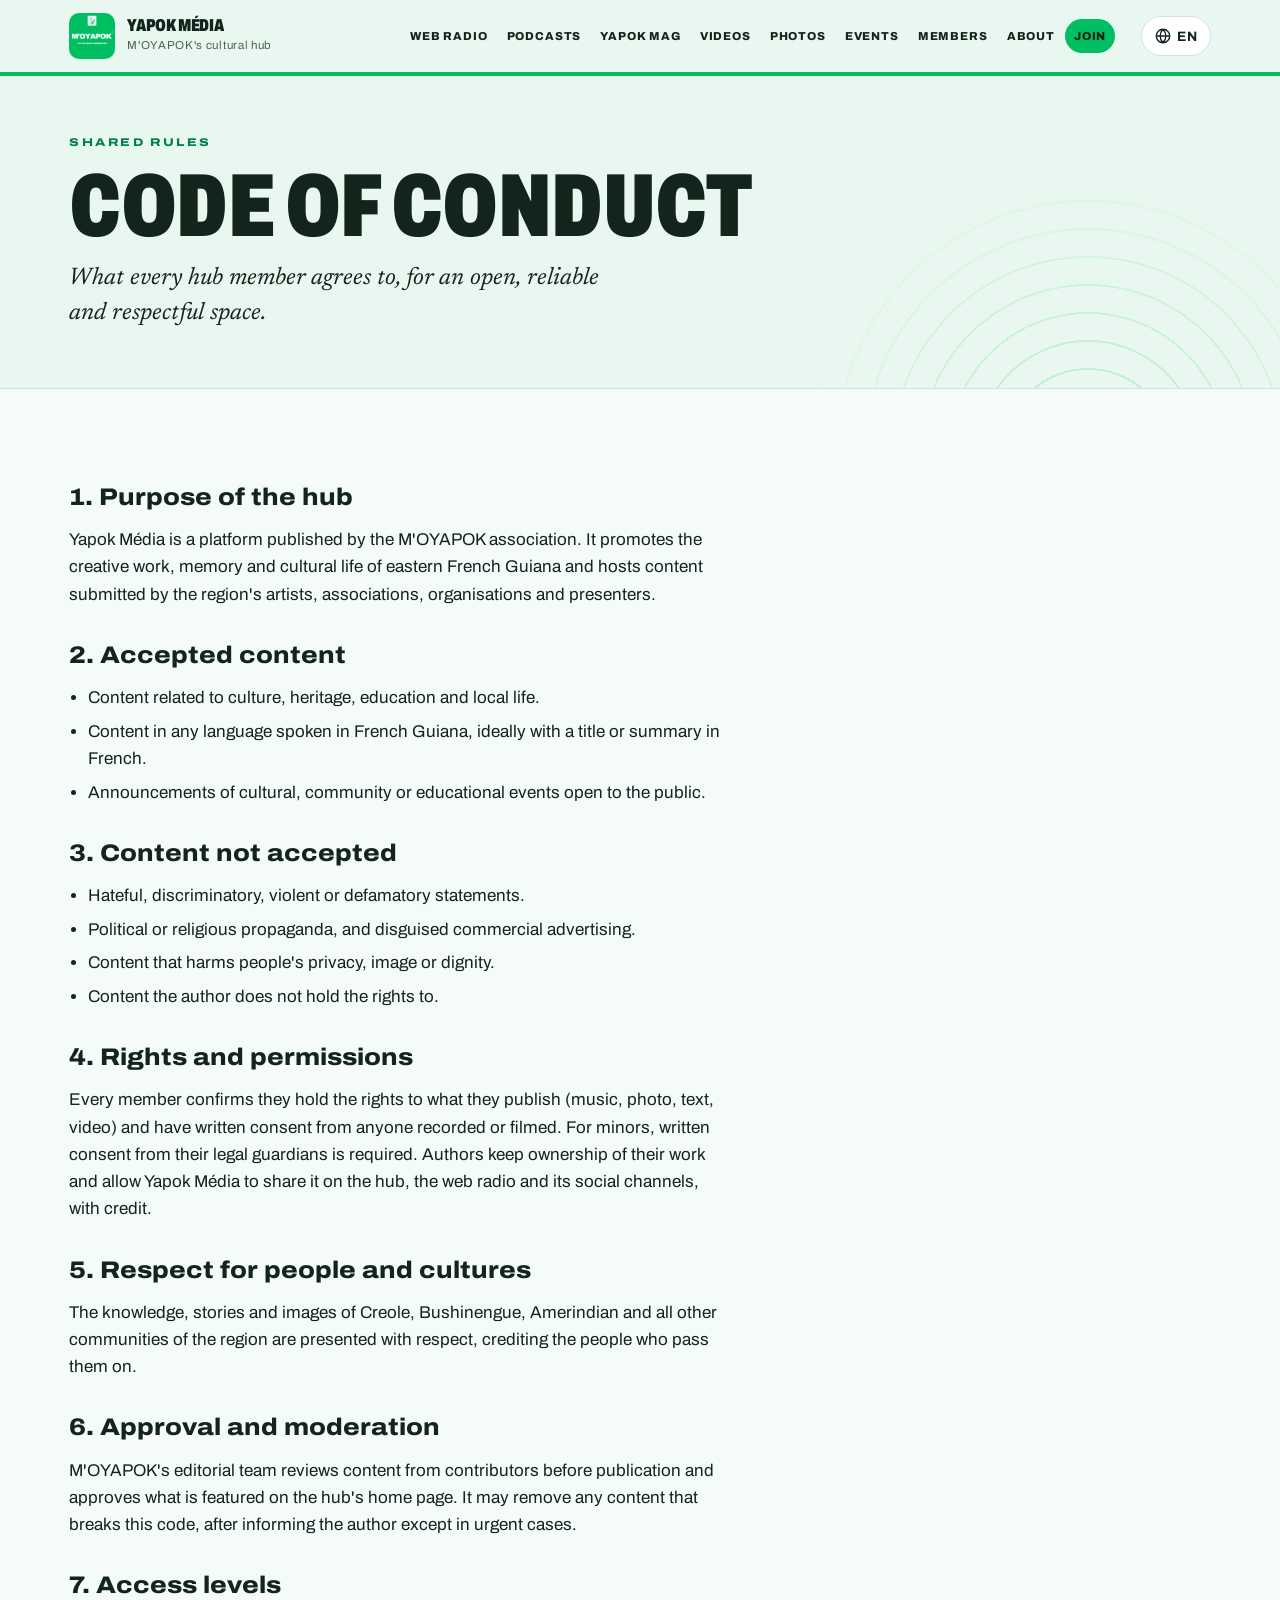
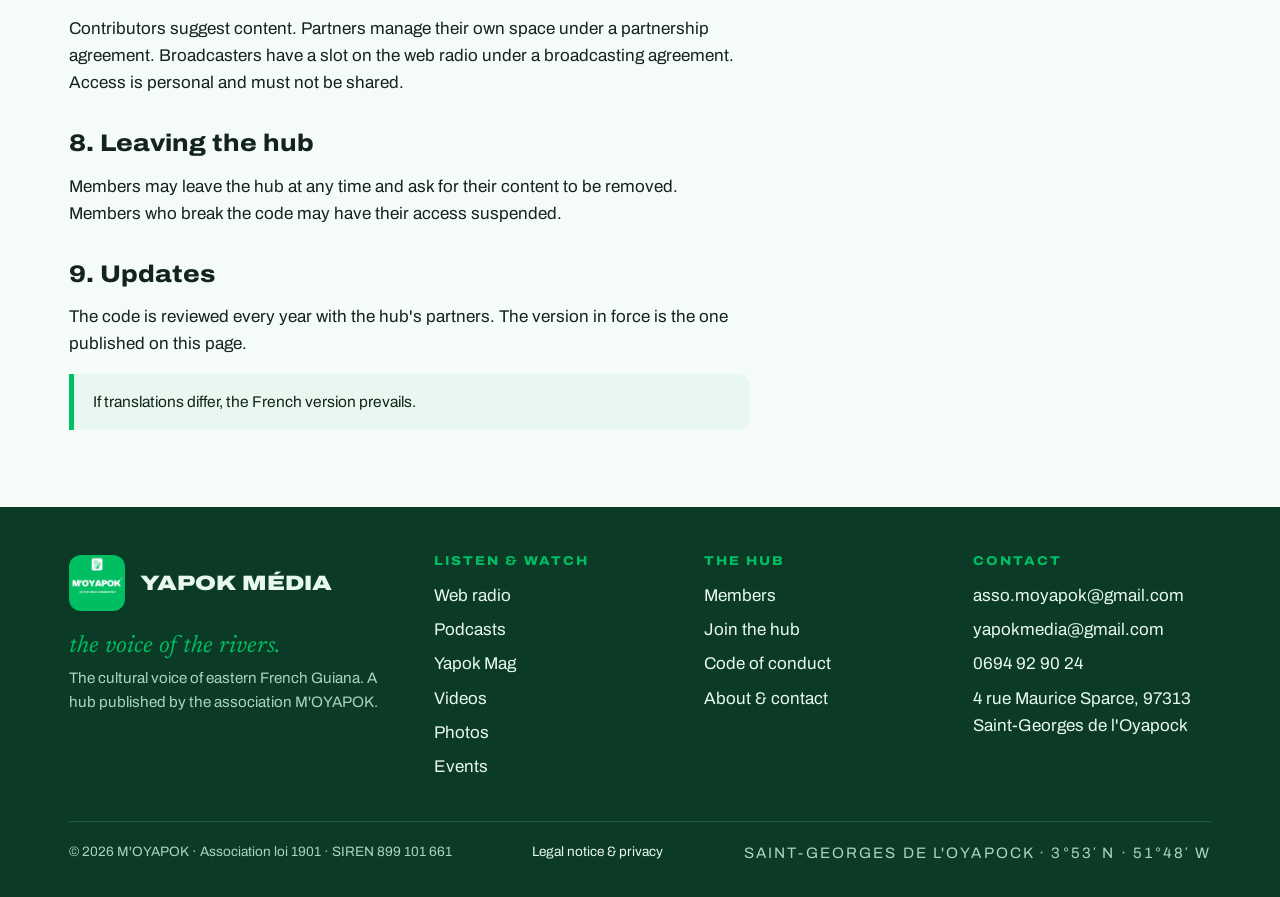
<file: charte.html>
<!doctype html>
<html lang="fr">
<head>
<meta charset="utf-8">
<title>Charte d&#x27;utilisation · Yapok Média</title>
<meta name="claude:viewport-fit-sides" content="cover">
<meta name="viewport" content="width=device-width, initial-scale=1, viewport-fit=cover">
<meta name="description" content="La charte d&#x27;utilisation du hub Yapok Média : contenus acceptés, droits, respect des personnes et modération.">
<meta property="og:title" content="Charte d&#x27;utilisation · Yapok Média">
<meta property="og:description" content="La charte d&#x27;utilisation du hub Yapok Média : contenus acceptés, droits, respect des personnes et modération.">
<meta property="og:type" content="website">
<meta property="og:image" content="assets/img/logo-moyapok-512.jpg">
<meta name="theme-color" content="#E8F8F0">
<script>document.documentElement.classList.add("js")</script>
<link rel="icon" type="image/png" href="assets/img/favicon.png">
<link rel="apple-touch-icon" href="assets/img/apple-touch-icon.png">
<link rel="preload" href="assets/fonts/archivo-wdth.woff2" as="font" type="font/woff2" crossorigin>
<link rel="stylesheet" href="assets/css/style.css">
<script src="assets/js/i18n.js"></script>
</head>
<body data-page="charte" data-title-key="footer.charter">
<div id="site-header"></div>
<main id="main">
<section class="page-head"><div class="wrap">
<p class="eyebrow" data-i18n="ch.eyebrow">Règles communes</p>
<h1 class="display" data-i18n="footer.charter">Charte d&#x27;utilisation</h1>
<p class="lead" data-i18n="ch.lead">Ce que chaque acteur du hub s&#x27;engage à respecter, pour un espace ouvert, fiable et respectueux.</p>
</div></section><section class="section"><div class="wrap"><div class="prose">
<h2 data-i18n="ch.h1">1. Objet du hub</h2><p data-i18n="ch.p1">Yapok Média est une plateforme éditée par l&#x27;association M&#x27;OYAPOK. Elle valorise la création, la mémoire et la vie culturelle de l&#x27;Est guyanais et accueille des contenus proposés par des artistes, associations, structures et animateurs du territoire.</p>
<h2 data-i18n="ch.h2">2. Contenus acceptés</h2><ul><li data-i18n="ch.a1">Les contenus en lien avec la culture, le patrimoine, l&#x27;éducation et la vie du territoire.</li><li data-i18n="ch.a2">Les contenus dans toutes les langues parlées en Guyane, avec si possible un titre ou un résumé en français.</li><li data-i18n="ch.a3">Les annonces d&#x27;événements culturels, associatifs ou éducatifs ouverts au public.</li></ul>
<h2 data-i18n="ch.h3">3. Contenus refusés</h2><ul><li data-i18n="ch.r1">Les propos haineux, discriminatoires, violents ou diffamatoires.</li><li data-i18n="ch.r2">La propagande politique ou religieuse, et la publicité commerciale déguisée.</li><li data-i18n="ch.r3">Les contenus qui portent atteinte à la vie privée, à l&#x27;image ou à la dignité des personnes.</li><li data-i18n="ch.r4">Les contenus dont l&#x27;auteur ne détient pas les droits.</li></ul>
<h2 data-i18n="ch.h4">4. Droits et autorisations</h2><p data-i18n="ch.p4">Chaque acteur certifie détenir les droits sur ce qu&#x27;il publie (musique, photo, texte, vidéo) et avoir obtenu l&#x27;accord écrit des personnes enregistrées ou filmées. Pour un mineur, l&#x27;accord écrit de ses représentants légaux est obligatoire. L&#x27;auteur reste propriétaire de ses œuvres et autorise Yapok Média à les diffuser sur le hub, la webradio et ses réseaux, avec mention de son nom.</p>
<h2 data-i18n="ch.h5">5. Respect des personnes et des cultures</h2><p data-i18n="ch.p5">Les savoirs, les récits et les images des communautés créoles, bushinengé, amérindiennes et de toutes les populations du territoire sont présentés avec respect, en citant les personnes qui les transmettent.</p>
<h2 data-i18n="ch.h6">6. Validation et modération</h2><p data-i18n="ch.p6">L&#x27;équipe éditoriale de M&#x27;OYAPOK relit les contenus proposés par les contributeurs avant publication et valide ceux mis en avant sur l&#x27;accueil du hub. Elle peut retirer tout contenu contraire à cette charte, après en avoir informé son auteur sauf en cas d&#x27;urgence.</p>
<h2 data-i18n="ch.h7">7. Niveaux d&#x27;accès</h2><p data-i18n="ch.p7">Les contributeurs proposent des contenus. Les partenaires gèrent leur espace dans le cadre d&#x27;une convention de partenariat. Les animateurs d&#x27;antenne disposent d&#x27;un créneau sur la webradio dans le cadre d&#x27;une convention d&#x27;antenne. Les accès sont personnels et ne doivent pas être partagés.</p>
<h2 data-i18n="ch.h8">8. Retrait</h2><p data-i18n="ch.p8">Un acteur peut quitter le hub à tout moment et demander le retrait de ses contenus. Un acteur qui ne respecte pas la charte peut voir ses accès suspendus.</p>
<h2 data-i18n="ch.h9">9. Évolution</h2><p data-i18n="ch.p9">La charte est revue chaque année avec les partenaires du hub. La version en vigueur est celle publiée sur cette page.</p>
<p class="notice" data-hide-fr data-i18n="ch.note">En cas de différence entre les traductions, la version française fait foi.</p>
</div></div></section>
</main>
<div id="site-footer"></div>
<script src="assets/js/main.js" defer></script>
</body>
</html>
</file>
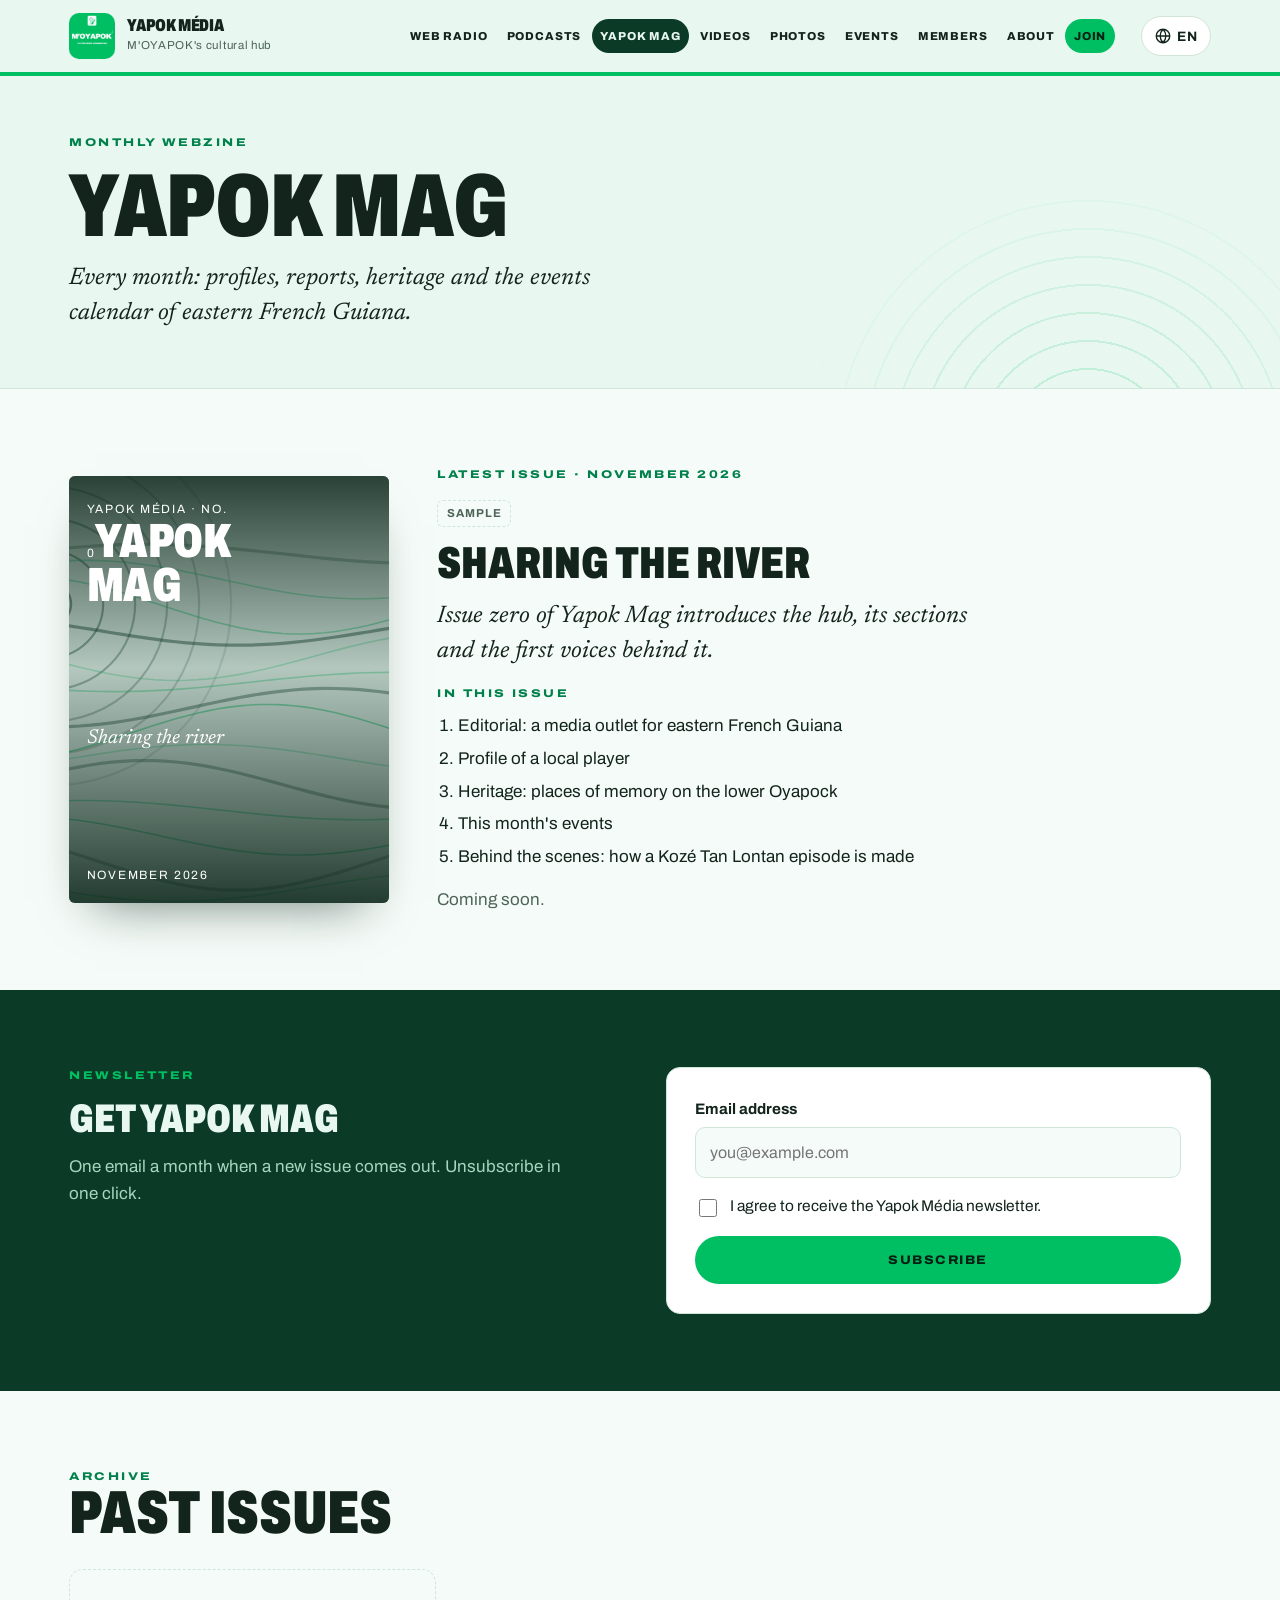
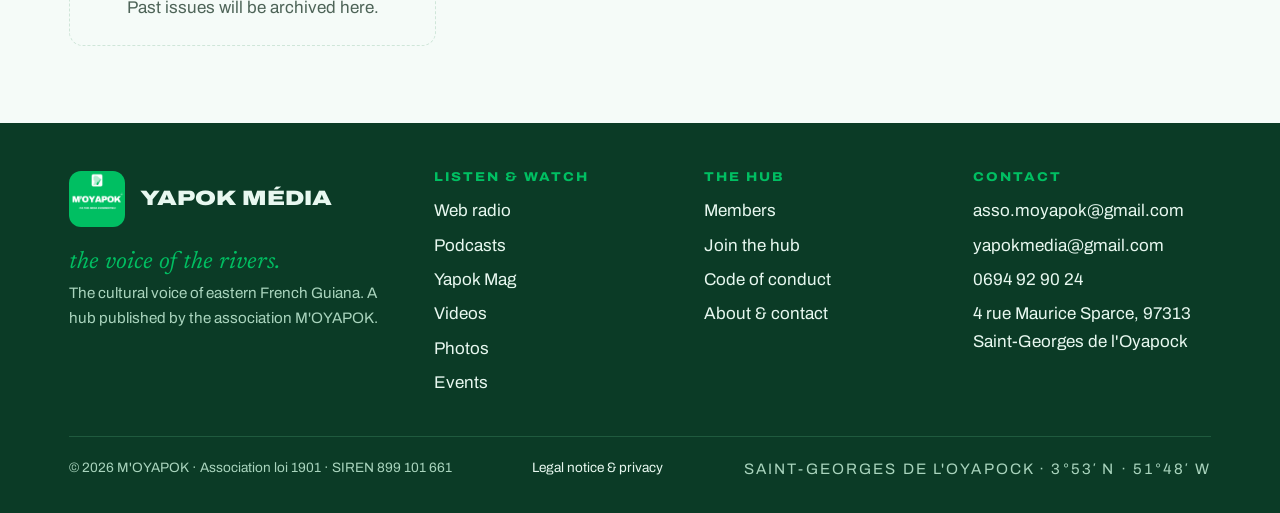
<file: mag.html>
<!doctype html>
<html lang="fr">
<head>
<meta charset="utf-8">
<title>Yapok Mag · Yapok Média</title>
<meta name="claude:viewport-fit-sides" content="cover">
<meta name="viewport" content="width=device-width, initial-scale=1, viewport-fit=cover">
<meta name="description" content="Yapok Mag, le webzine mensuel de Yapok Média : portraits, patrimoine, reportages et agenda de l&#x27;Est guyanais.">
<meta property="og:title" content="Yapok Mag · Yapok Média">
<meta property="og:description" content="Yapok Mag, le webzine mensuel de Yapok Média : portraits, patrimoine, reportages et agenda de l&#x27;Est guyanais.">
<meta property="og:type" content="website">
<meta property="og:image" content="assets/img/logo-moyapok-512.jpg">
<meta name="theme-color" content="#E8F8F0">
<script>document.documentElement.classList.add("js")</script>
<link rel="icon" type="image/png" href="assets/img/favicon.png">
<link rel="apple-touch-icon" href="assets/img/apple-touch-icon.png">
<link rel="preload" href="assets/fonts/archivo-wdth.woff2" as="font" type="font/woff2" crossorigin>
<link rel="stylesheet" href="assets/css/style.css">
<script src="assets/js/i18n.js"></script>
</head>
<body data-page="mag" data-title-key="nav.mag">
<div id="site-header"></div>
<main id="main">
<section class="page-head"><div class="wrap">
<p class="eyebrow" data-i18n="mag.eyebrow">Webzine mensuel</p>
<h1 class="display">Yapok Mag</h1>
<p class="lead" data-i18n="mag.lead">Chaque mois, des portraits, des reportages, le patrimoine et l&#x27;agenda de l&#x27;Est guyanais.</p>
</div></section><section class="section"><div class="wrap" id="mag-current"></div></section>
<section class="section band-dark"><div class="wrap split">
<div class="stack"><p class="eyebrow" data-i18n="nl.eyebrow">Lettre d&#x27;information</p><h2 class="display" style="font-size:clamp(1.7rem,1.1rem + 2vw,2.5rem)" data-i18n="nl.title">Recevoir Yapok Mag</h2><p class="muted" data-i18n="nl.text">Un e-mail par mois pour être prévenu de la sortie du magazine. Désinscription en un clic.</p></div>
<form class="form" data-form="newsletter" data-success-key="nl.success" style="color:var(--ink)">
<div class="field"><label for="nl-email"><span data-i18n="nl.email">Adresse e-mail</span></label><input id="nl-email" name="email" type="email" required autocomplete="email" placeholder="vous@exemple.fr" data-i18n-ph="nl.placeholder"></div>
<label class="choice" for="nl-ok"><input id="nl-ok" name="consentement" type="checkbox" required> <span data-i18n="nl.consent">J'accepte de recevoir la lettre d'information de Yapok Média.</span></label>
<button class="btn btn-primary" type="submit" data-i18n="nl.submit">S'inscrire</button>
<p class="form-status" role="status" hidden></p>
</form>
</div></section>
<section class="section"><div class="wrap">
<div class="section-head"><div><p class="eyebrow" data-i18n="mag.archEyebrow">Archives</p><h2 data-i18n="mag.archTitle">Numéros précédents</h2></div></div>
<div class="grid grid-3" id="mag-archives"></div>
</div></section>
</main>
<div id="site-footer"></div>
<script src="assets/js/main.js" defer></script>
</body>
</html>
</file>
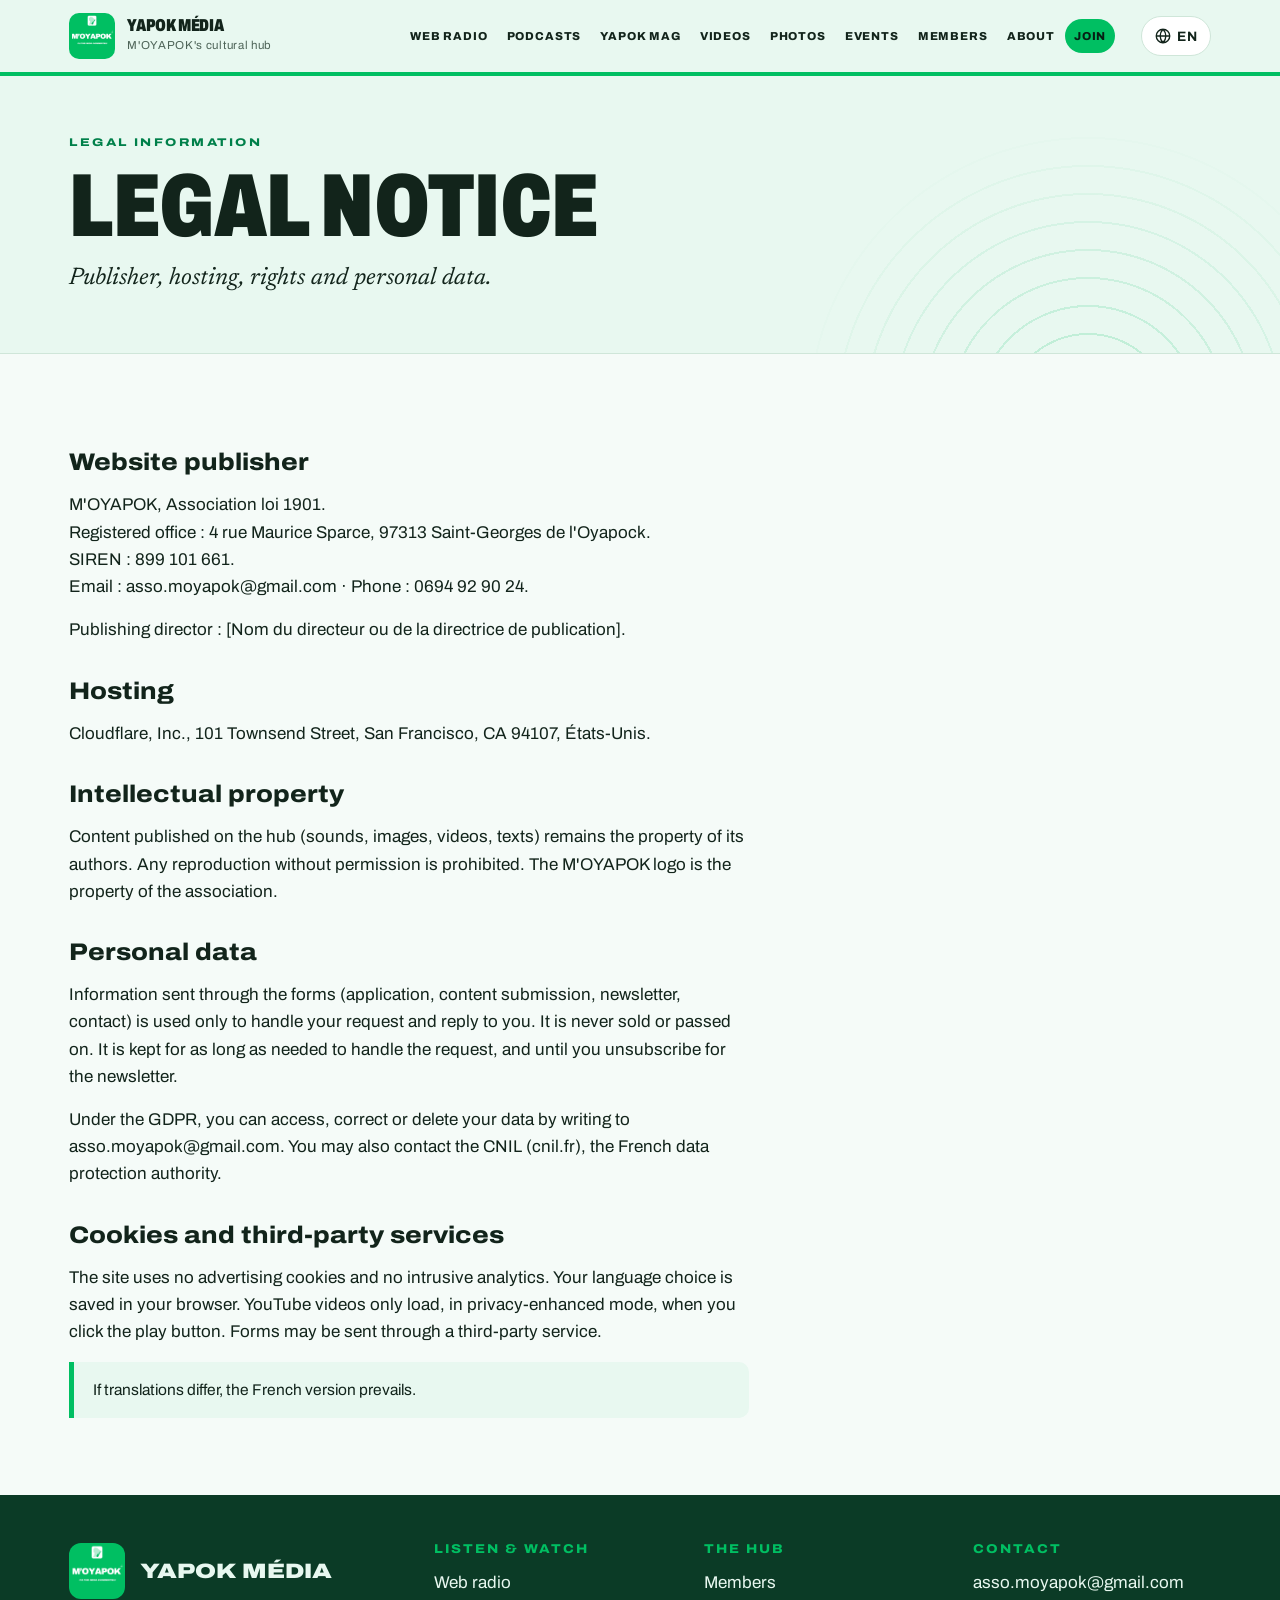
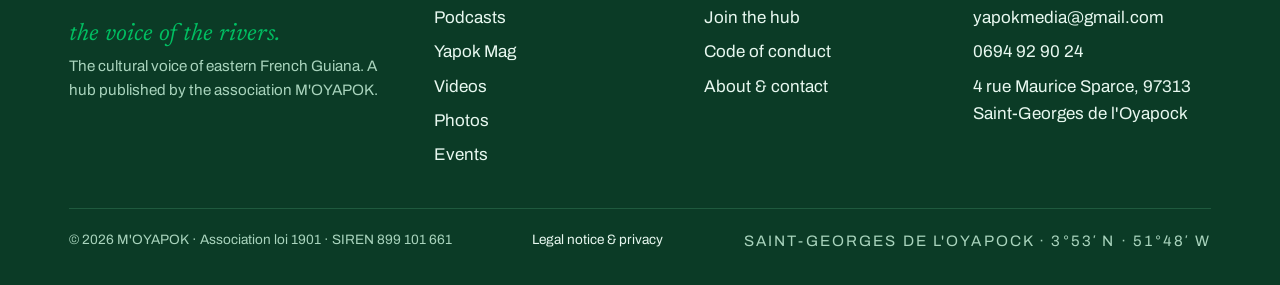
<file: mentions-legales.html>
<!doctype html>
<html lang="fr">
<head>
<meta charset="utf-8">
<title>Mentions légales · Yapok Média</title>
<meta name="claude:viewport-fit-sides" content="cover">
<meta name="viewport" content="width=device-width, initial-scale=1, viewport-fit=cover">
<meta name="description" content="Mentions légales et politique de confidentialité du hub Yapok Média.">
<meta property="og:title" content="Mentions légales · Yapok Média">
<meta property="og:description" content="Mentions légales et politique de confidentialité du hub Yapok Média.">
<meta property="og:type" content="website">
<meta property="og:image" content="assets/img/logo-moyapok-512.jpg">
<meta name="theme-color" content="#E8F8F0">
<script>document.documentElement.classList.add("js")</script>
<link rel="icon" type="image/png" href="assets/img/favicon.png">
<link rel="apple-touch-icon" href="assets/img/apple-touch-icon.png">
<link rel="preload" href="assets/fonts/archivo-wdth.woff2" as="font" type="font/woff2" crossorigin>
<link rel="stylesheet" href="assets/css/style.css">
<script src="assets/js/i18n.js"></script>
</head>
<body data-page="mentions" data-title-key="ml.h1">
<div id="site-header"></div>
<main id="main">
<section class="page-head"><div class="wrap">
<p class="eyebrow" data-i18n="ml.eyebrow">Informations légales</p>
<h1 class="display" data-i18n="ml.h1">Mentions légales</h1>
<p class="lead" data-i18n="ml.lead">Éditeur, hébergement, droits et données personnelles.</p>
</div></section><section class="section"><div class="wrap"><div class="prose">
<h2 data-i18n="ml.publisher">Éditeur du site</h2>
<p><span data-site="association.nom">M'OYAPOK</span>, <span data-site="association.forme">association loi 1901</span>.<br>
<span data-i18n="ml.seat">Siège</span> : <span data-site="association.adresse">4 rue Maurice Sparce, 97313 Saint-Georges de l'Oyapock</span>.<br>
SIREN : <span data-site="association.siren">899 101 661</span>.<br>
<span data-i18n="f.email">E-mail</span> : <span data-site="association.email">asso.moyapok@gmail.com</span> · <span data-i18n="f.phone">Téléphone</span> : <span data-site="association.telephone">0694 92 90 24</span>.</p>
<p><span data-i18n="ml.director">Directeur ou directrice de la publication</span> : <span data-site="mentions.directeurPublication">[à compléter]</span>.</p>
<h2 data-i18n="ml.hosting">Hébergement</h2>
<p><span data-site="mentions.hebergeurNom">[Hébergeur]</span>, <span data-site="mentions.hebergeurAdresse">[adresse]</span>.</p>
<h2 data-i18n="ml.ip">Propriété intellectuelle</h2><p data-i18n="ml.ipText">Les contenus publiés sur le hub (sons, images, vidéos, textes) restent la propriété de leurs auteurs. Toute reproduction sans autorisation est interdite. Le logo M&#x27;OYAPOK est la propriété de l&#x27;association.</p>
<h2 data-i18n="ml.data">Données personnelles</h2><p data-i18n="ml.dataText1">Les informations envoyées par les formulaires (candidature, proposition de contenu, lettre d&#x27;information, contact) servent uniquement à traiter votre demande et à vous répondre. Elles ne sont ni vendues ni cédées. Elles sont conservées le temps nécessaire au traitement de la demande, et jusqu&#x27;à votre désinscription pour la lettre d&#x27;information.</p><p data-i18n-html="ml.dataText2">Conformément au RGPD, vous pouvez accéder à vos données, les faire rectifier ou supprimer, en écrivant à <span data-site="association.email">asso.moyapok@gmail.com</span>. Vous pouvez aussi saisir la CNIL (cnil.fr).</p>
<h2 data-i18n="ml.cookies">Cookies et services tiers</h2><p data-i18n="ml.cookiesText">Le site n&#x27;utilise pas de cookie publicitaire ni de mesure d&#x27;audience intrusive. Le choix de langue est enregistré dans votre navigateur. Les vidéos YouTube ne sont chargées, en mode de confidentialité renforcée, que lorsque vous cliquez sur le bouton de lecture. Les formulaires peuvent être transmis par un service d&#x27;envoi tiers.</p>
<p class="notice" data-hide-fr data-i18n="ch.note">En cas de différence entre les traductions, la version française fait foi.</p>
</div></div></section>
</main>
<div id="site-footer"></div>
<script src="assets/js/main.js" defer></script>
</body>
</html>
</file>
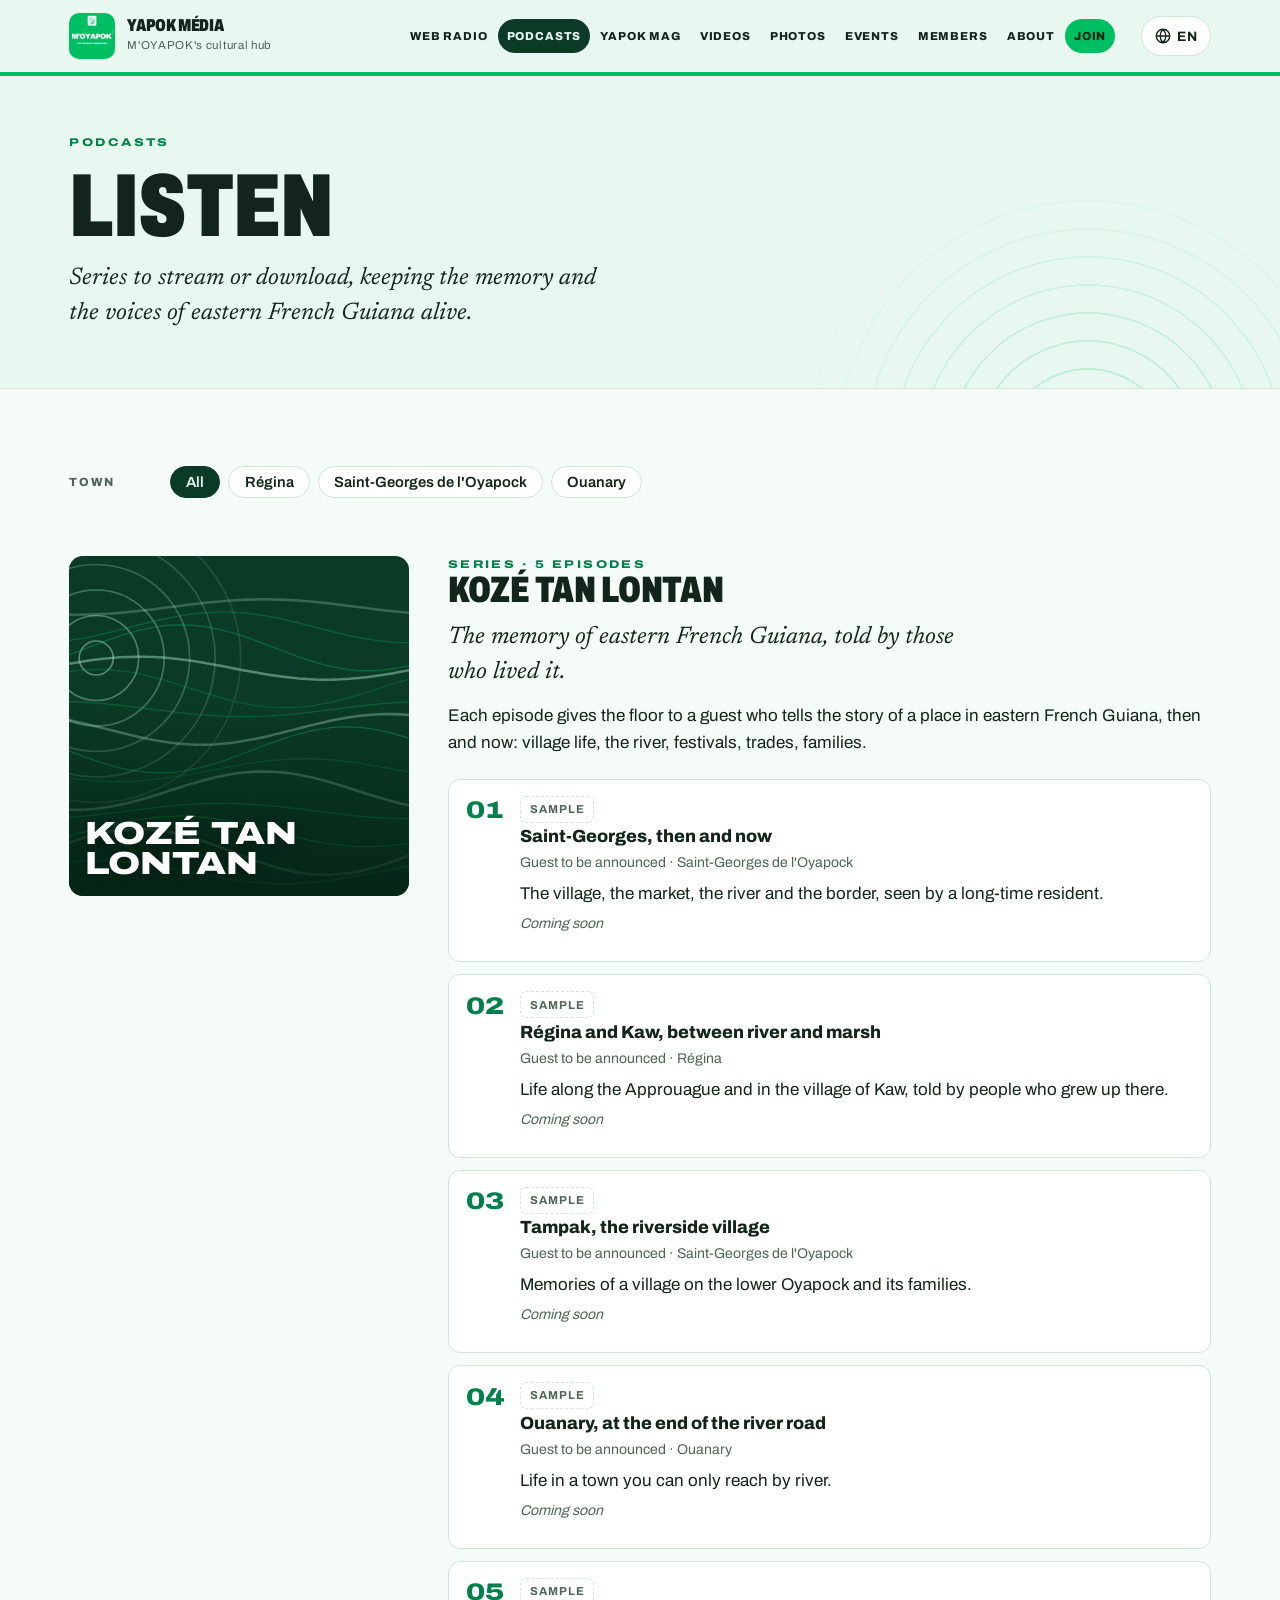
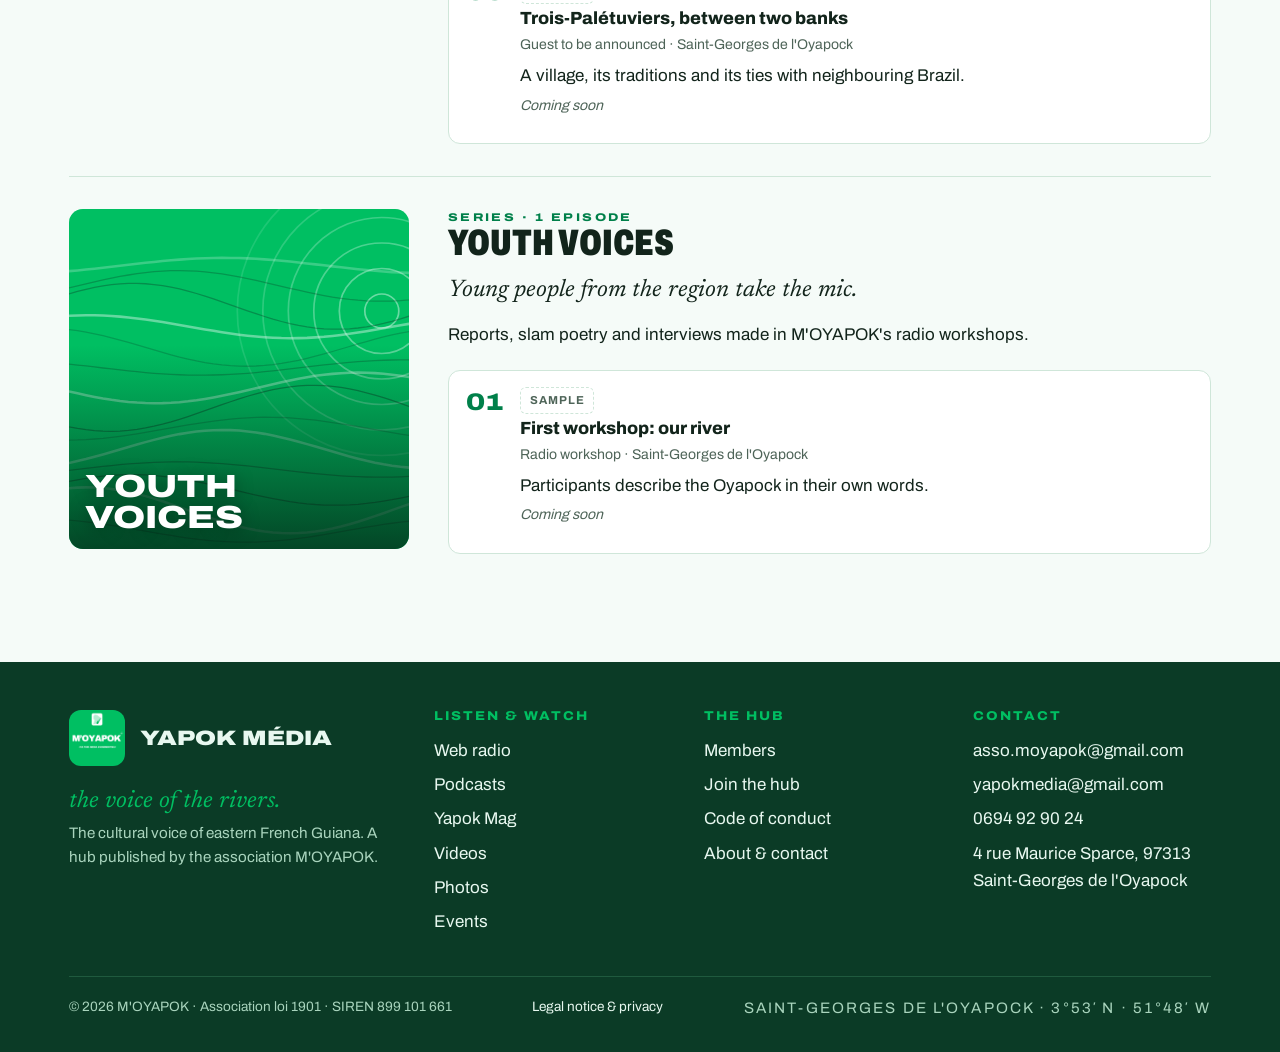
<file: podcasts.html>
<!doctype html>
<html lang="fr">
<head>
<meta charset="utf-8">
<title>Podcasts · Yapok Média</title>
<meta name="claude:viewport-fit-sides" content="cover">
<meta name="viewport" content="width=device-width, initial-scale=1, viewport-fit=cover">
<meta name="description" content="Les podcasts de Yapok Média, dont Kozé Tan Lontan : la mémoire de l&#x27;Est guyanais à écouter et télécharger.">
<meta property="og:title" content="Podcasts · Yapok Média">
<meta property="og:description" content="Les podcasts de Yapok Média, dont Kozé Tan Lontan : la mémoire de l&#x27;Est guyanais à écouter et télécharger.">
<meta property="og:type" content="website">
<meta property="og:image" content="assets/img/logo-moyapok-512.jpg">
<meta name="theme-color" content="#E8F8F0">
<script>document.documentElement.classList.add("js")</script>
<link rel="icon" type="image/png" href="assets/img/favicon.png">
<link rel="apple-touch-icon" href="assets/img/apple-touch-icon.png">
<link rel="preload" href="assets/fonts/archivo-wdth.woff2" as="font" type="font/woff2" crossorigin>
<link rel="stylesheet" href="assets/css/style.css">
<script src="assets/js/i18n.js"></script>
</head>
<body data-page="podcasts" data-title-key="nav.podcasts">
<div id="site-header"></div>
<main id="main">
<section class="page-head"><div class="wrap">
<p class="eyebrow" data-i18n="nav.podcasts">Podcasts</p>
<h1 class="display" data-i18n="home.podEyebrow">À écouter</h1>
<p class="lead" data-i18n="pod.lead">Des séries à écouter en ligne ou à télécharger, pour garder la mémoire et la parole de l&#x27;Est guyanais.</p>
</div></section><section class="section"><div class="wrap">
<div class="filters" id="podcasts-communes" role="group" aria-label="Filtrer par commune" data-i18n-aria="filter.commune"></div>
<div id="podcasts-list"></div>
</div></section>
</main>
<div id="site-footer"></div>
<script src="assets/js/main.js" defer></script>
</body>
</html>
</file>
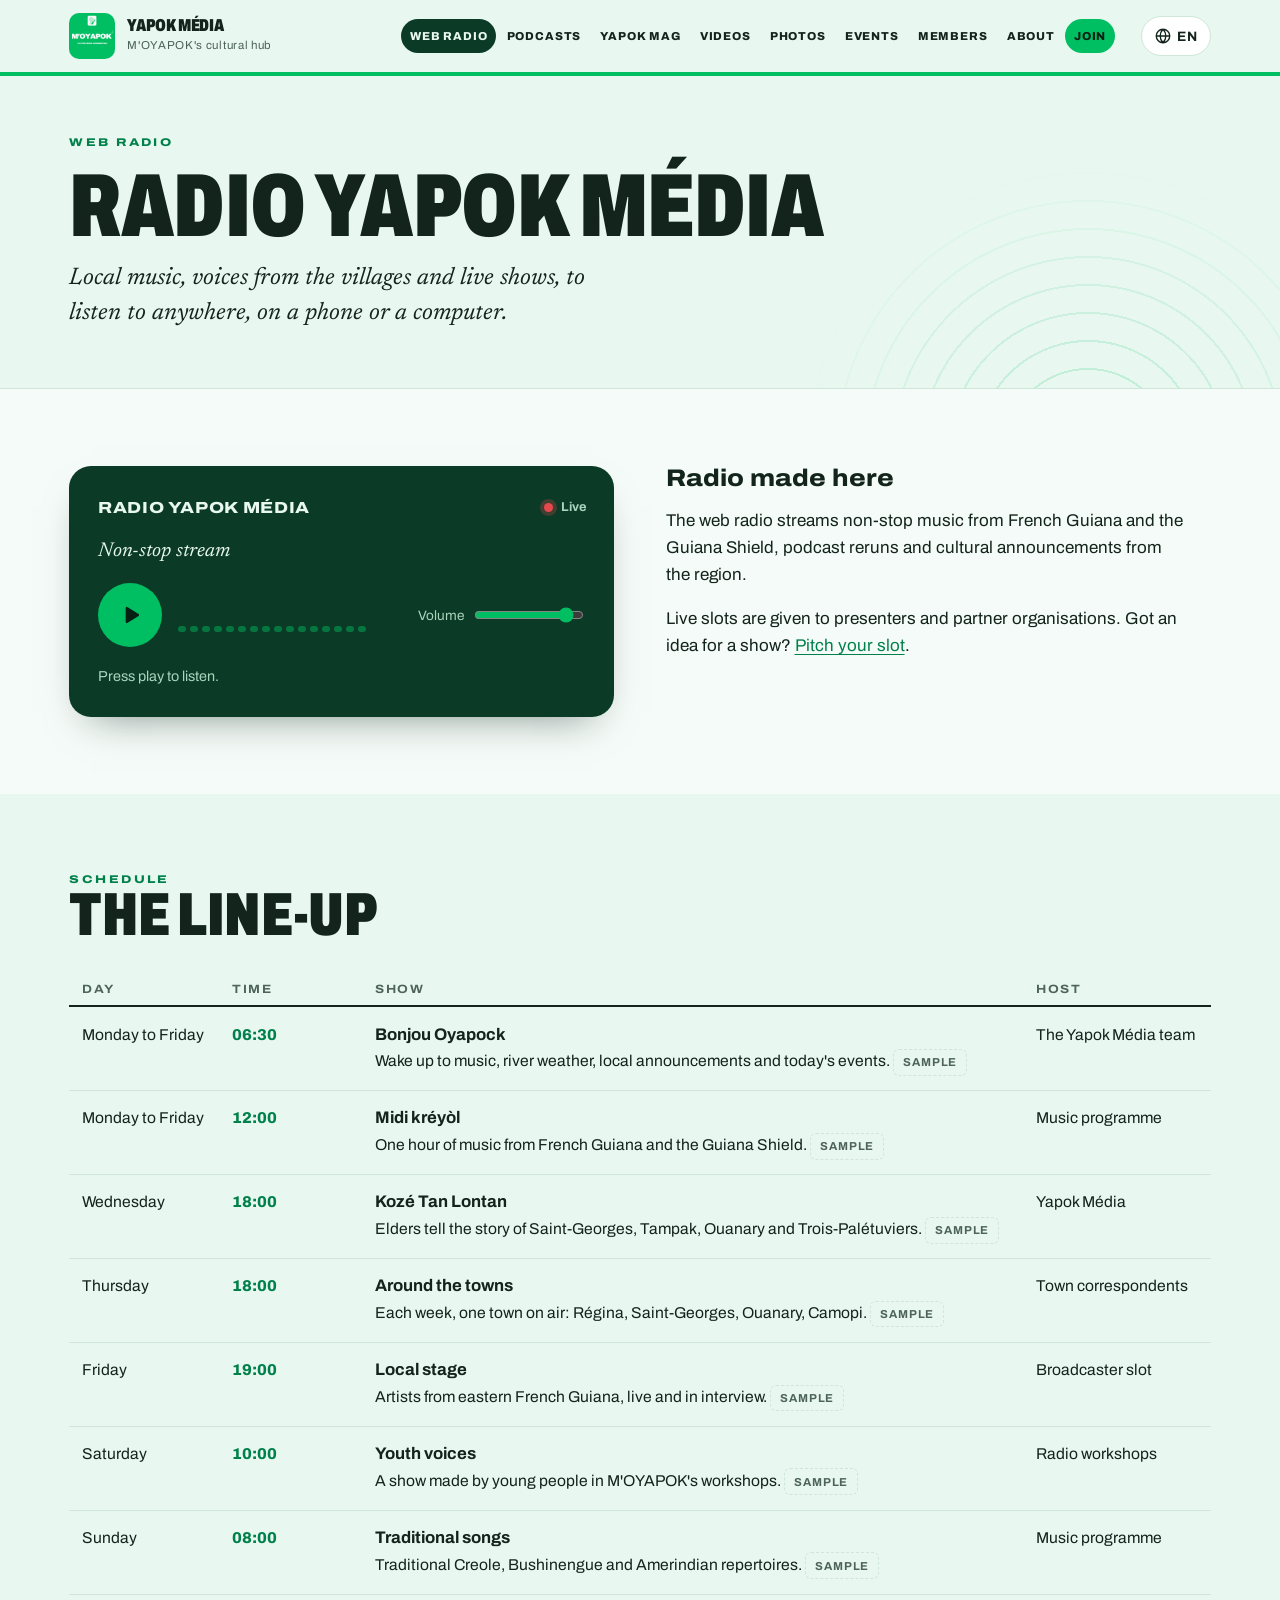
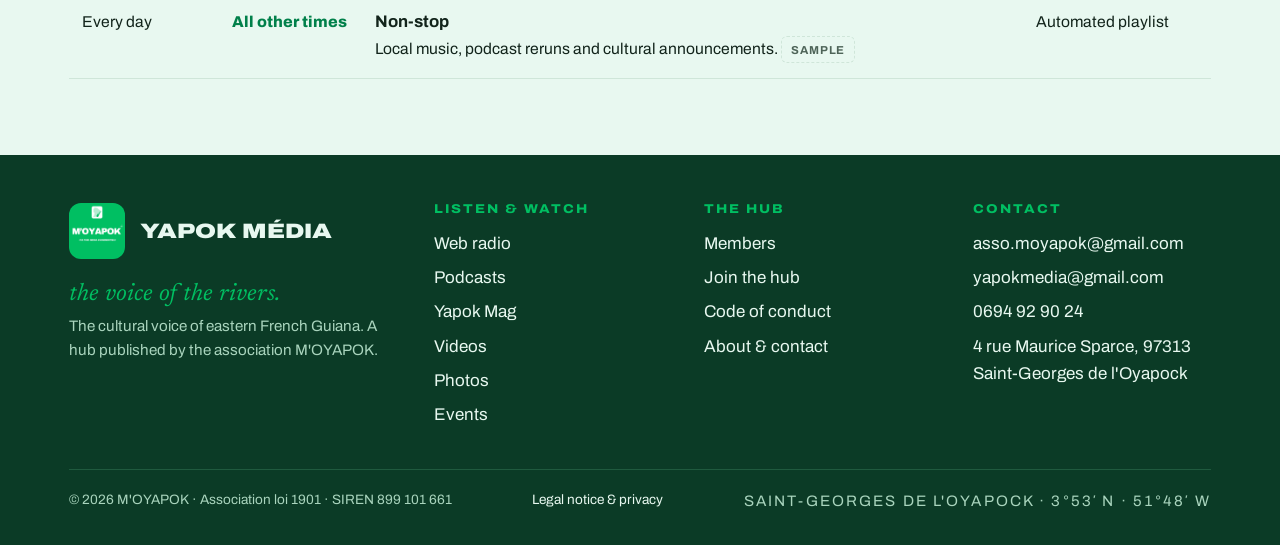
<file: radio.html>
<!doctype html>
<html lang="fr">
<head>
<meta charset="utf-8">
<title>Webradio · Yapok Média</title>
<meta name="claude:viewport-fit-sides" content="cover">
<meta name="viewport" content="width=device-width, initial-scale=1, viewport-fit=cover">
<meta name="description" content="La webradio Yapok Média : programmation continue, émissions en direct et grille des programmes.">
<meta property="og:title" content="Webradio · Yapok Média">
<meta property="og:description" content="La webradio Yapok Média : programmation continue, émissions en direct et grille des programmes.">
<meta property="og:type" content="website">
<meta property="og:image" content="assets/img/logo-moyapok-512.jpg">
<meta name="theme-color" content="#E8F8F0">
<script>document.documentElement.classList.add("js")</script>
<link rel="icon" type="image/png" href="assets/img/favicon.png">
<link rel="apple-touch-icon" href="assets/img/apple-touch-icon.png">
<link rel="preload" href="assets/fonts/archivo-wdth.woff2" as="font" type="font/woff2" crossorigin>
<link rel="stylesheet" href="assets/css/style.css">
<script src="assets/js/i18n.js"></script>
</head>
<body data-page="radio" data-title-key="nav.radio">
<div id="site-header"></div>
<main id="main">
<section class="page-head"><div class="wrap">
<p class="eyebrow" data-i18n="nav.radio">Webradio</p>
<h1 class="display">Radio Yapok Média</h1>
<p class="lead" data-i18n="radio.lead">Musiques du territoire, voix des villages et émissions en direct, à écouter partout, depuis un téléphone ou un ordinateur.</p>
</div></section><section class="section"><div class="wrap split">
<div id="radio-tuner"></div>
<div class="prose">
<h2 style="margin-top:0" data-i18n="radio.h2">Une radio faite ici</h2>
<p data-i18n="radio.p1">La webradio diffuse en continu les musiques de Guyane et du plateau des Guyanes, des rediffusions de podcasts et les annonces culturelles du territoire.</p>
<p data-i18n-html="radio.p2">Des créneaux en direct sont confiés à des animateurs et à des structures partenaires. Vous avez un projet d'émission ? <a href="rejoindre.html#antenne">Proposez votre créneau</a>.</p>
</div>
</div></section>
<section class="section band-pale"><div class="wrap">
<div class="section-head"><div><p class="eyebrow" data-i18n="radio.gridEyebrow">Programmes</p><h2 data-i18n="radio.gridTitle">La grille</h2></div></div>
<div id="radio-grille"></div>
</div></section>
</main>
<div id="site-footer"></div>
<script src="assets/js/main.js" defer></script>
</body>
</html>
</file>
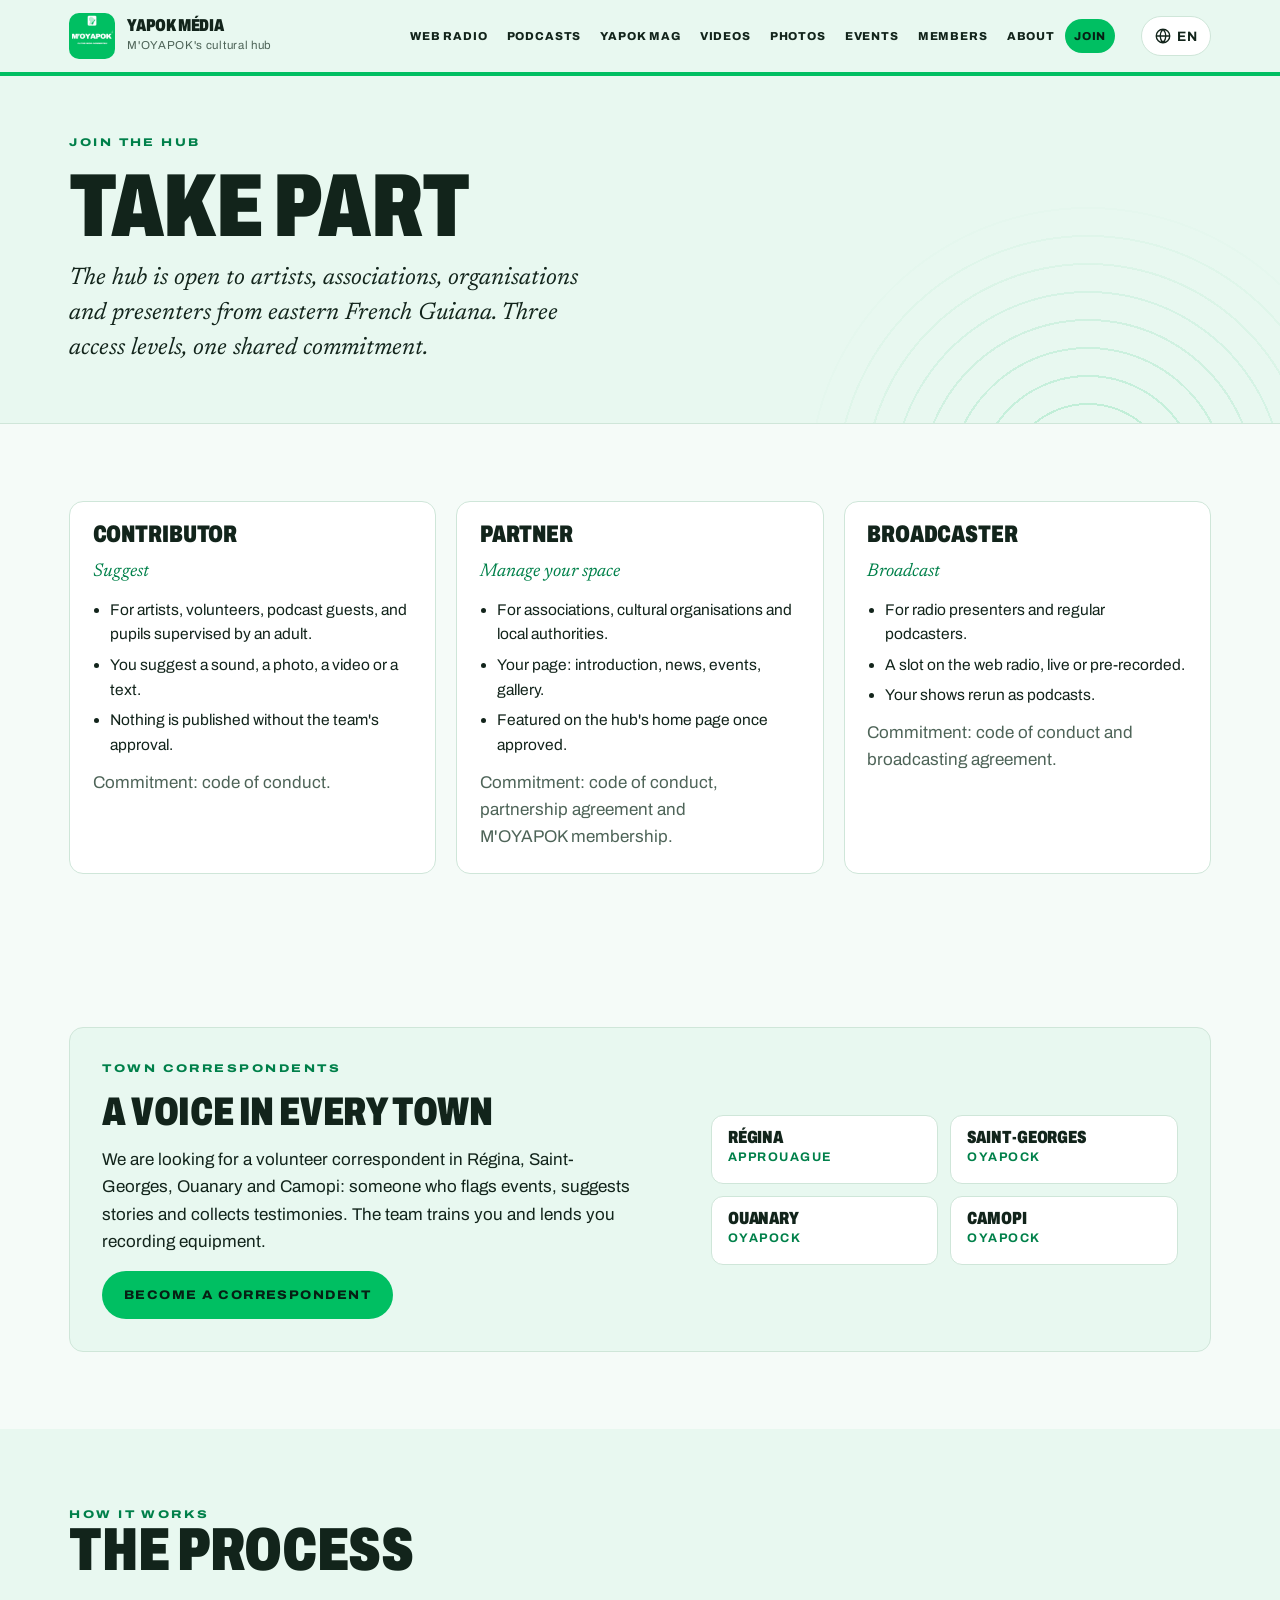
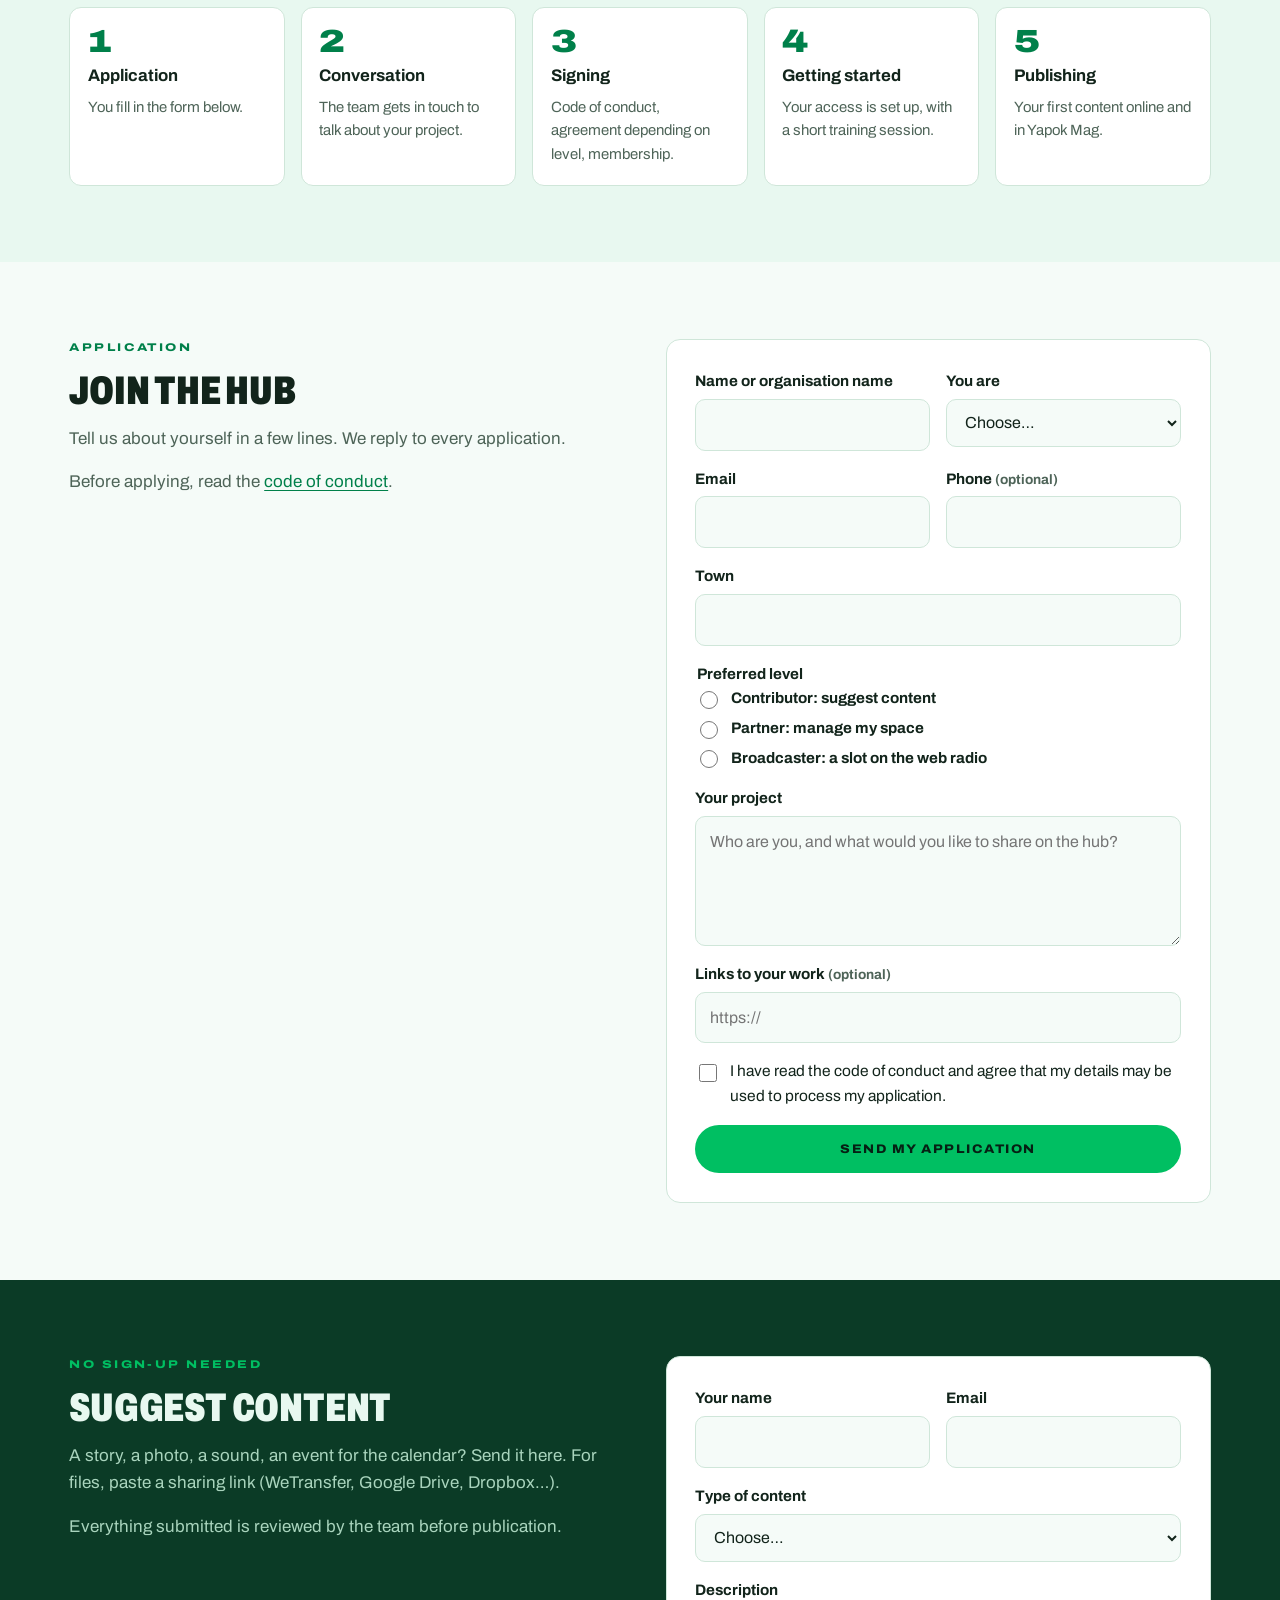
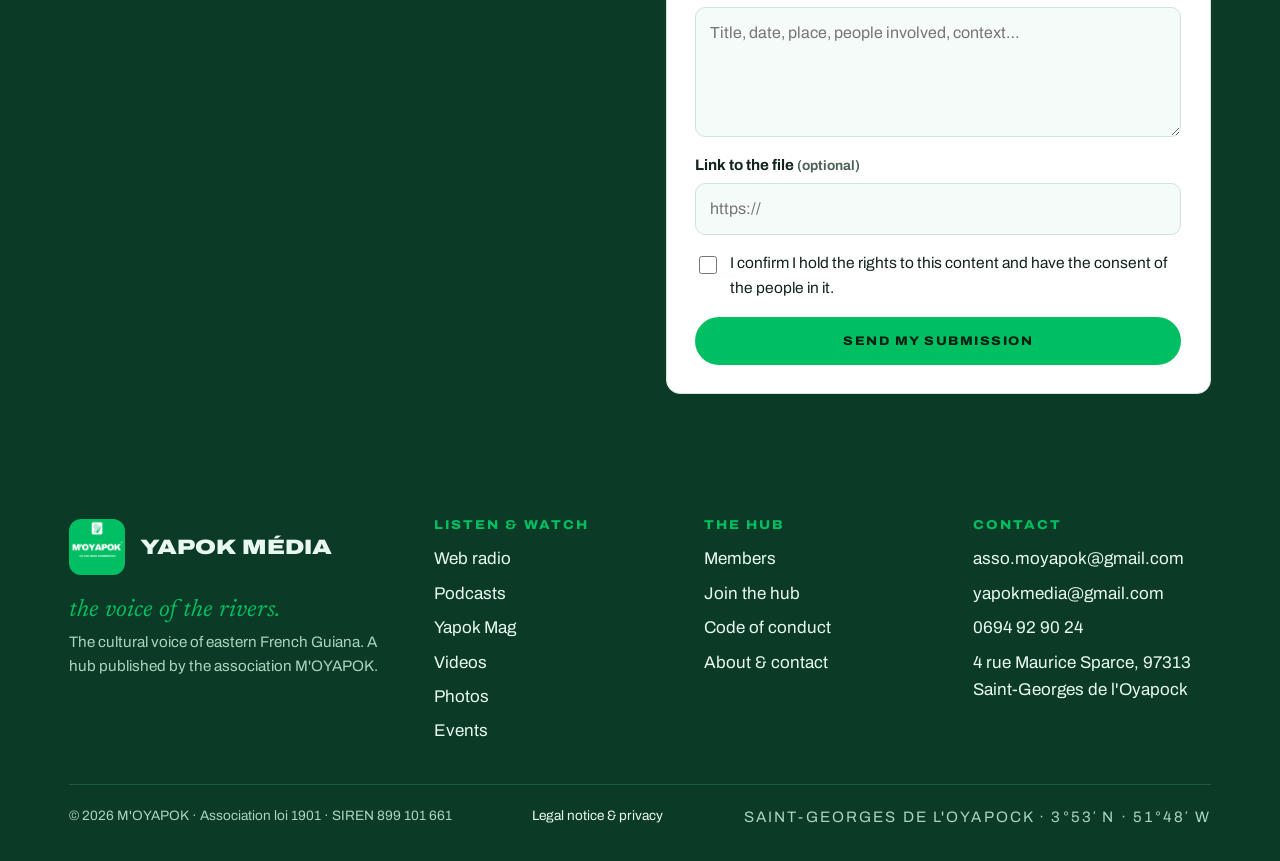
<file: rejoindre.html>
<!doctype html>
<html lang="fr">
<head>
<meta charset="utf-8">
<title>Rejoindre le hub · Yapok Média</title>
<meta name="claude:viewport-fit-sides" content="cover">
<meta name="viewport" content="width=device-width, initial-scale=1, viewport-fit=cover">
<meta name="description" content="Rejoindre le hub Yapok Média comme contributeur, partenaire ou animateur radio, ou proposer un contenu.">
<meta property="og:title" content="Rejoindre le hub · Yapok Média">
<meta property="og:description" content="Rejoindre le hub Yapok Média comme contributeur, partenaire ou animateur radio, ou proposer un contenu.">
<meta property="og:type" content="website">
<meta property="og:image" content="assets/img/logo-moyapok-512.jpg">
<meta name="theme-color" content="#E8F8F0">
<script>document.documentElement.classList.add("js")</script>
<link rel="icon" type="image/png" href="assets/img/favicon.png">
<link rel="apple-touch-icon" href="assets/img/apple-touch-icon.png">
<link rel="preload" href="assets/fonts/archivo-wdth.woff2" as="font" type="font/woff2" crossorigin>
<link rel="stylesheet" href="assets/css/style.css">
<script src="assets/js/i18n.js"></script>
</head>
<body data-page="rejoindre" data-title-key="footer.join">
<div id="site-header"></div>
<main id="main">
<section class="page-head"><div class="wrap">
<p class="eyebrow" data-i18n="footer.join">Rejoindre le hub</p>
<h1 class="display" data-i18n="join.h1">Participer</h1>
<p class="lead" data-i18n="join.lead">Le hub est ouvert aux artistes, associations, structures et animateurs de l&#x27;Est guyanais. Trois niveaux d&#x27;accès, un même engagement.</p>
</div></section><section class="section"><div class="wrap">
<div class="levels">
<div class="level" id="contributeur"><h3 data-i18n="lvl.Contributeur">Contributeur</h3><p class="verb" data-i18n="verb.contrib">Proposer</p><ul><li data-i18n="j.c1">Pour les artistes, bénévoles, témoins de podcast, élèves accompagnés d&#x27;un encadrant.</li><li data-i18n="j.c2">Vous proposez un son, une photo, une vidéo ou un texte.</li><li data-i18n="j.c3">Rien n&#x27;est publié sans validation de l&#x27;équipe.</li></ul><p class="muted" data-i18n="j.c4">Engagement : charte d&#x27;utilisation.</p></div>
<div class="level" id="partenaire"><h3 data-i18n="lvl.Partenaire">Partenaire</h3><p class="verb" data-i18n="verb.partner">Gérer son espace</p><ul><li data-i18n="j.p1">Pour les associations, structures culturelles et collectivités.</li><li data-i18n="j.p2">Votre page : présentation, actualités, agenda, galerie.</li><li data-i18n="j.p3">Mise en avant sur l&#x27;accueil du hub après validation.</li></ul><p class="muted" data-i18n="j.p4">Engagement : charte, convention de partenariat et adhésion à M&#x27;OYAPOK.</p></div>
<div class="level" id="antenne"><h3 data-i18n="lvl.Antenne">Antenne</h3><p class="verb" data-i18n="verb.antenne">Diffuser</p><ul><li data-i18n="j.a1">Pour les animateurs radio et podcasteurs réguliers.</li><li data-i18n="j.a2">Un créneau sur la webradio, en direct ou enregistré.</li><li data-i18n="j.a3">Rediffusion de vos émissions en podcast.</li></ul><p class="muted" data-i18n="j.a4">Engagement : charte et convention d&#x27;antenne.</p></div>
</div>
</div></section>

<section class="section" id="correspondants"><div class="wrap">
<div class="corr">
<div class="stack"><p class="eyebrow" data-i18n="corr.eyebrow">Correspondants de commune</p><h2 class="display" style="font-size:clamp(1.7rem,1.1rem + 2vw,2.5rem)" data-i18n="corr.title">Une voix dans chaque commune</h2><p data-i18n="corr.text">Nous cherchons un correspondant bénévole à Régina, Saint-Georges, Ouanary et Camopi : une personne qui signale les événements, propose des sujets et recueille des témoignages. L&#x27;équipe vous forme et vous prête le matériel d&#x27;enregistrement.</p>
<a class="btn btn-primary" href="#candidature" style="width:fit-content" data-i18n="corr.cta">Devenir correspondant</a></div>
<ul class="corr-list"><li><b>Régina</b><span>Approuague</span></li><li><b>Saint-Georges</b><span>Oyapock</span></li><li><b>Ouanary</b><span>Oyapock</span></li><li><b>Camopi</b><span>Oyapock</span></li></ul>
</div>
</div></section>

<section class="section band-pale"><div class="wrap">
<div class="section-head"><div><p class="eyebrow" data-i18n="j.stepsEyebrow">Comment ça se passe</p><h2 data-i18n="j.stepsTitle">Le parcours</h2></div></div>
<ol class="steps"><li><b data-i18n="s1">Candidature</b><span data-i18n="s1t">Vous remplissez le formulaire ci-dessous.</span></li><li><b data-i18n="s2">Échange</b><span data-i18n="s2t">L'équipe vous contacte pour parler de votre projet.</span></li><li><b data-i18n="s3">Signature</b><span data-i18n="s3t">Charte, convention selon le niveau, adhésion.</span></li><li><b data-i18n="s4">Prise en main</b><span data-i18n="s4t">Ouverture de vos accès et courte formation.</span></li><li><b data-i18n="s5">Publication</b><span data-i18n="s5t">Vos premiers contenus en ligne et dans Yapok Mag.</span></li></ol>
</div></section>

<section class="section" id="candidature"><div class="wrap split">
<div class="stack"><p class="eyebrow" data-i18n="s1">Candidature</p><h2 class="display" style="font-size:clamp(1.7rem,1.1rem + 2vw,2.5rem)" data-i18n="footer.join">Rejoindre le hub</h2>
<p class="muted" data-i18n="cand.text1">Présentez-vous en quelques lignes. Nous répondons à chaque candidature.</p>
<p class="muted" data-i18n-html="cand.text2">Avant de candidater, lisez la <a href="charte.html">charte d'utilisation</a>.</p></div>
<form class="form" data-form="candidature" data-success-key="f.successCand">
<div class="row">
<div class="field"><label for="c-nom"><span data-i18n="f.name">Nom ou nom de la structure</span></label><input id="c-nom" name="nom" type="text" required autocomplete="name"></div>
<div class="field"><label for="c-type"><span data-i18n="f.youAre">Vous êtes</span></label><select id="c-type" name="type" required><option value="" data-i18n="f.choose">Choisir…</option><option value="Artiste" data-i18n="opt.artist">Artiste</option><option value="Association" data-i18n="opt.asso">Association</option><option value="Structure culturelle" data-i18n="opt.struct">Structure culturelle</option><option value="Collectivité ou établissement" data-i18n="opt.collect">Collectivité ou établissement</option><option value="Animateur ou podcasteur" data-i18n="opt.anim">Animateur ou podcasteur</option><option value="Correspondant de commune" data-i18n="opt.corr">Correspondant de commune</option><option value="Autre" data-i18n="opt.other">Autre</option></select></div>
</div>
<div class="row">
<div class="field"><label for="c-email"><span data-i18n="f.email">E-mail</span></label><input id="c-email" name="email" type="email" required autocomplete="email"></div>
<div class="field"><label for="c-tel"><span data-i18n="f.phone">Téléphone</span> <span class="hint" data-i18n="f.optional">(facultatif)</span></label><input id="c-tel" name="telephone" type="tel" autocomplete="tel"></div>
</div>
<div class="field"><label for="c-commune"><span data-i18n="f.commune">Commune</span></label><input id="c-commune" name="commune" type="text" required></div>
<fieldset class="field"><legend data-i18n="f.level">Niveau souhaité</legend>
<label class="choice" for="c-n1"><input id="c-n1" type="radio" name="niveau" value="Contributeur" required> <span data-i18n="f.l1">Contributeur : proposer des contenus</span></label>
<label class="choice" for="c-n2"><input id="c-n2" type="radio" name="niveau" value="Partenaire"> <span data-i18n="f.l2">Partenaire : gérer mon espace</span></label>
<label class="choice" for="c-n3"><input id="c-n3" type="radio" name="niveau" value="Antenne"> <span data-i18n="f.l3">Antenne : un créneau sur la webradio</span></label>
</fieldset>
<div class="field"><label for="c-projet"><span data-i18n="f.project">Votre projet</span></label><textarea id="c-projet" name="projet" required placeholder="Qui êtes-vous, que souhaitez-vous partager sur le hub ?" data-i18n-ph="f.projectPh"></textarea></div>
<div class="field"><label for="c-liens"><span data-i18n="f.links">Liens vers vos créations</span> <span class="hint" data-i18n="f.optional">(facultatif)</span></label><input id="c-liens" name="liens" type="url" placeholder="https://"></div>
<input type="hidden" name="langue" value="fr" data-lang-field>
<label class="choice" for="c-charte"><input id="c-charte" name="charte" type="checkbox" required> <span data-i18n="f.consentCand">J'ai lu la charte d'utilisation et j'accepte que mes informations soient utilisées pour traiter ma candidature.</span></label>
<button class="btn btn-primary" type="submit" data-i18n="f.submitCand">Envoyer ma candidature</button>
<p class="form-status" role="status" hidden></p>
</form>
</div></section>

<section class="section band-dark" id="proposer"><div class="wrap split">
<div class="stack"><p class="eyebrow" data-i18n="prop.eyebrow">Sans inscription</p><h2 class="display" style="font-size:clamp(1.7rem,1.1rem + 2vw,2.5rem)" data-i18n="prop.title">Proposer un contenu</h2>
<p class="muted" data-i18n="prop.text1">Un témoignage, une photo, un son, un événement pour l&#x27;agenda ? Envoyez-le ici. Pour les fichiers, collez un lien de partage (WeTransfer, Google Drive, Dropbox…).</p>
<p class="muted" data-i18n="prop.text2">Tout contenu proposé est relu par l&#x27;équipe avant publication.</p></div>
<form class="form" data-form="contribution" data-success-key="f.successProp" style="color:var(--ink)">
<div class="row">
<div class="field"><label for="p-nom"><span data-i18n="f.yourName">Votre nom</span></label><input id="p-nom" name="nom" type="text" required autocomplete="name"></div>
<div class="field"><label for="p-email"><span data-i18n="f.email">E-mail</span></label><input id="p-email" name="email" type="email" required autocomplete="email"></div>
</div>
<div class="field"><label for="p-type"><span data-i18n="f.contentType">Type de contenu</span></label><select id="p-type" name="type" required><option value="" data-i18n="f.choose">Choisir…</option><option value="Événement pour l&#x27;agenda" data-i18n="opt.event">Événement pour l&#x27;agenda</option><option value="Photo" data-i18n="opt.photo">Photo</option><option value="Son ou podcast" data-i18n="opt.sound">Son ou podcast</option><option value="Vidéo" data-i18n="opt.video">Vidéo</option><option value="Article ou témoignage" data-i18n="opt.article">Article ou témoignage</option></select></div>
<div class="field"><label for="p-desc"><span data-i18n="f.description">Description</span></label><textarea id="p-desc" name="description" required placeholder="Titre, date, lieu, personnes présentes, contexte…" data-i18n-ph="f.descPh"></textarea></div>
<div class="field"><label for="p-lien"><span data-i18n="f.fileLink">Lien vers le fichier</span> <span class="hint" data-i18n="f.optional">(facultatif)</span></label><input id="p-lien" name="lien" type="url" placeholder="https://"></div>
<input type="hidden" name="langue" value="fr" data-lang-field>
<label class="choice" for="p-droits"><input id="p-droits" name="droits" type="checkbox" required> <span data-i18n="f.rights">Je certifie détenir les droits sur ce contenu et l'accord des personnes qui y figurent.</span></label>
<button class="btn btn-primary" type="submit" data-i18n="f.submitProp">Envoyer ma proposition</button>
<p class="form-status" role="status" hidden></p>
</form>
</div></section>
</main>
<div id="site-footer"></div>
<script src="assets/js/main.js" defer></script>
</body>
</html>
</file>
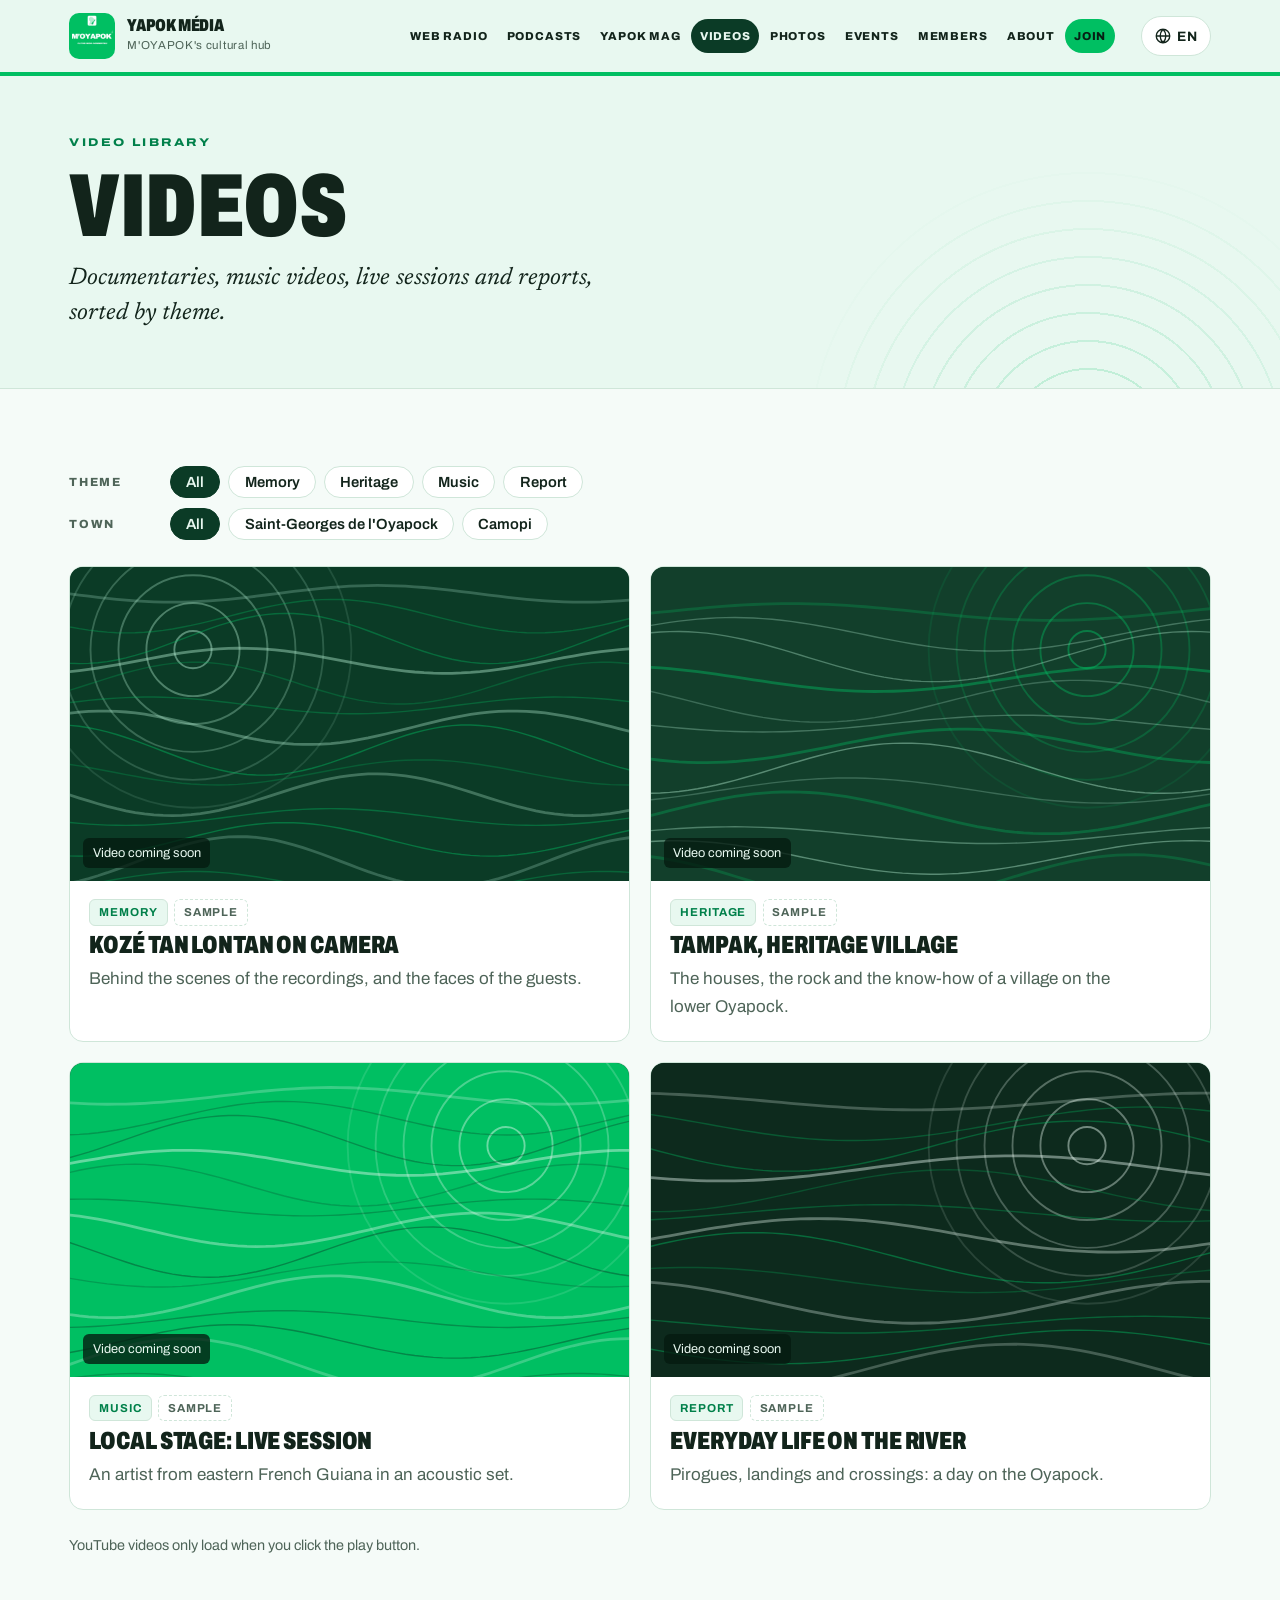
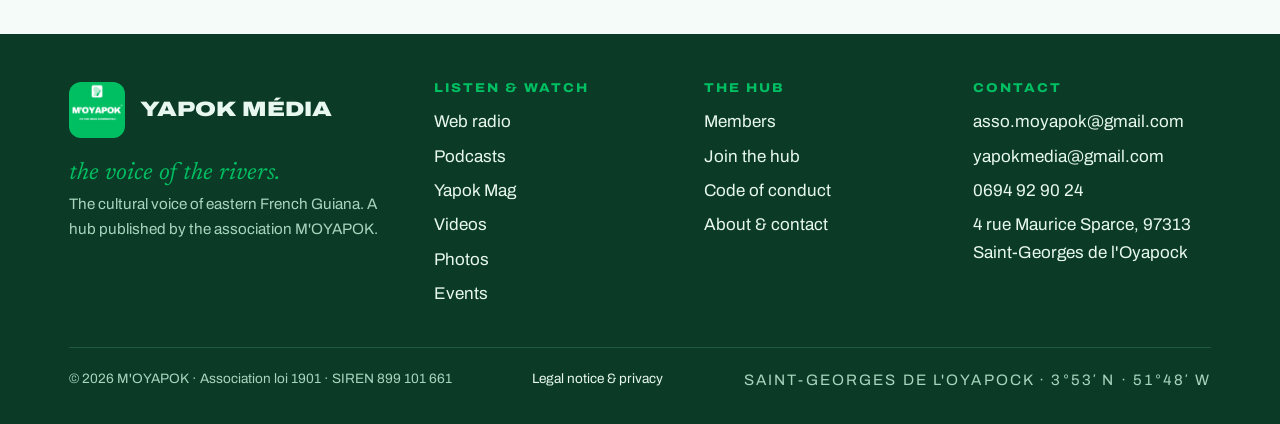
<file: videos.html>
<!doctype html>
<html lang="fr">
<head>
<meta charset="utf-8">
<title>Vidéos · Yapok Média</title>
<meta name="claude:viewport-fit-sides" content="cover">
<meta name="viewport" content="width=device-width, initial-scale=1, viewport-fit=cover">
<meta name="description" content="La vidéothèque de Yapok Média : documentaires, clips, captations et reportages de l&#x27;Est guyanais.">
<meta property="og:title" content="Vidéos · Yapok Média">
<meta property="og:description" content="La vidéothèque de Yapok Média : documentaires, clips, captations et reportages de l&#x27;Est guyanais.">
<meta property="og:type" content="website">
<meta property="og:image" content="assets/img/logo-moyapok-512.jpg">
<meta name="theme-color" content="#E8F8F0">
<script>document.documentElement.classList.add("js")</script>
<link rel="icon" type="image/png" href="assets/img/favicon.png">
<link rel="apple-touch-icon" href="assets/img/apple-touch-icon.png">
<link rel="preload" href="assets/fonts/archivo-wdth.woff2" as="font" type="font/woff2" crossorigin>
<link rel="stylesheet" href="assets/css/style.css">
<script src="assets/js/i18n.js"></script>
</head>
<body data-page="videos" data-title-key="nav.videos">
<div id="site-header"></div>
<main id="main">
<section class="page-head"><div class="wrap">
<p class="eyebrow" data-i18n="vid.eyebrow">Vidéothèque</p>
<h1 class="display" data-i18n="nav.videos">Vidéos</h1>
<p class="lead" data-i18n="vid.lead">Documentaires, clips, sessions live et reportages, classés par thème.</p>
</div></section><section class="section"><div class="wrap">
<div class="filter-rows"><div class="filters" id="videos-filters" role="group" aria-label="Filtrer par thème" data-i18n-aria="vid.filter"></div>
<div class="filters" id="videos-communes" role="group" aria-label="Filtrer par commune" data-i18n-aria="filter.commune"></div></div>
<div class="grid grid-2" id="videos-grid"></div>
<p class="muted" style="margin-top:1.5rem;font-size:.9rem" data-i18n="vid.note">Les vidéos hébergées sur YouTube ne se chargent qu&#x27;au clic sur le bouton de lecture.</p>
</div></section>
</main>
<div id="site-footer"></div>
<script src="assets/js/main.js" defer></script>
</body>
</html>
</file>
<file: assets/css/style.css>
/* Polices auto-hébergées (licence SIL OFL, voir assets/fonts/LICENSE-OFL.txt) */
@font-face { font-family: "Archivo"; src: url(../fonts/archivo-wdth.woff2) format("woff2"); font-weight: 100 900; font-stretch: 62% 125%; font-display: swap; unicode-range: U+0000-00FF, U+0131, U+0152-0153, U+02BB-02BC, U+02C6, U+02DA, U+02DC, U+0304, U+0308, U+0329, U+2000-206F, U+20AC, U+2122, U+2191-2193, U+2212, U+2215, U+FEFF, U+FFFD; }
@font-face { font-family: "Archivo"; src: url(../fonts/archivo-wdth-ext.woff2) format("woff2"); font-weight: 100 900; font-stretch: 62% 125%; font-display: swap; unicode-range: U+0100-02BA, U+02BD-02C5, U+02C7-02CC, U+02CE-02D7, U+02DD-02FF, U+0304, U+0308, U+0329, U+1D00-1DBF, U+1E00-1E9F, U+1EF2-1EFF, U+2020, U+20A0-20AB, U+20AD-20C0, U+2113, U+2C60-2C7F, U+A720-A7FF; }
@font-face { font-family: "Newsreader"; src: url(../fonts/newsreader-italic.woff2) format("woff2"); font-style: italic; font-weight: 400; font-display: swap; unicode-range: U+0000-00FF, U+0131, U+0152-0153, U+02BB-02BC, U+02C6, U+02DA, U+02DC, U+0304, U+0308, U+0329, U+2000-206F, U+20AC, U+2122, U+2191-2193, U+2212, U+2215, U+FEFF, U+FFFD; }
@font-face { font-family: "Newsreader"; src: url(../fonts/newsreader-italic-ext.woff2) format("woff2"); font-style: italic; font-weight: 400; font-display: swap; unicode-range: U+0100-02BA, U+02BD-02C5, U+02C7-02CC, U+02CE-02D7, U+02DD-02FF, U+1E00-1E9F, U+1EF2-1EFF, U+20A0-20AB, U+20AD-20C0, U+2C60-2C7F, U+A720-A7FF; }

/* Yapok Média — hub culturel de M'OYAPOK
   Concept : le fleuve et les ondes. Bandeau vert pâle, titres larges en capitales
   comme le logo M'OYAPOK, accents en italique éditorial façon magazine. */
:root {
  --vif: #00BF62;          /* vert M'OYAPOK */
  --vif-ink: #00804a;      /* vert lisible sur fond clair */
  --pale: #B4ECD1;
  --mousse: #E8F8F0;       /* fond vert pâle (bandeau) */
  --bg: #F5FBF8;
  --surface: #FFFFFF;
  --ink: #12241B;
  --muted: #4E6458;
  --line: #CFE6D9;
  --inv-bg: #0B3B26;       /* bandes sombres (forêt) */
  --inv-fg: #E8F8F0;
  --inv-muted: #A9D4BD;
  --focus: #00804a;
  --f-display: "Archivo", "Arial Black", "Helvetica Neue", Arial, sans-serif;
  --f-body: "Archivo", "Helvetica Neue", Arial, sans-serif;
  --f-accent: "Newsreader", Georgia, "Times New Roman", serif;
  --wrap: 1180px;
  --radius: 14px;
  color-scheme: light;
}
@media (prefers-color-scheme: dark) {
  :root:not([data-theme="light"]) {
    --vif: #1FD07A; --vif-ink: #4BE296; --pale: #1E5139; --mousse: #0F2E20;
    --bg: #07190F; --surface: #0D2318; --ink: #E3F3EA; --muted: #9BC0AC; --line: #1F4232;
    --inv-bg: #0F3A27; --inv-fg: #E8F8F0; --inv-muted: #A9D4BD; --focus: #4BE296;
    color-scheme: dark;
  }
}
:root[data-theme="dark"] {
  --vif: #1FD07A; --vif-ink: #4BE296; --pale: #1E5139; --mousse: #0F2E20;
  --bg: #07190F; --surface: #0D2318; --ink: #E3F3EA; --muted: #9BC0AC; --line: #1F4232;
  --inv-bg: #0F3A27; --inv-fg: #E8F8F0; --inv-muted: #A9D4BD; --focus: #4BE296;
  color-scheme: dark;
}

*, *::before, *::after { box-sizing: border-box; }
html { -webkit-text-size-adjust: 100%; scroll-behavior: smooth; }
@media (prefers-reduced-motion: reduce) { html { scroll-behavior: auto; } *, *::before, *::after { animation: none !important; transition: none !important; } }
body {
  margin: 0; background: var(--bg); color: var(--ink);
  font-family: var(--f-body); font-size: 1.0625rem; line-height: 1.6;
  font-stretch: 100%;
}
body::before { content: ""; position: fixed; inset: 0 0 auto; height: env(safe-area-inset-top, 0px); z-index: 60; background: var(--mousse); }
img, svg, video, iframe { max-width: 100%; }
img { display: block; height: auto; }
a { color: var(--vif-ink); text-underline-offset: .18em; text-decoration-thickness: .08em; }
a:hover { text-decoration-thickness: .14em; }
:focus-visible { outline: 3px solid var(--focus); outline-offset: 3px; border-radius: 6px; }
[hidden] { display: none !important; }
h1, h2, h3, h4 { font-family: var(--f-display); line-height: 1.05; margin: 0; text-wrap: balance; color: var(--ink); }
p { margin: 0; text-wrap: pretty; }
.sr-only { position: absolute; width: 1px; height: 1px; overflow: hidden; clip: rect(0 0 0 0); white-space: nowrap; }
.skip { position: absolute; left: 12px; top: -60px; background: var(--inv-bg); color: var(--inv-fg); padding: 10px 14px; border-radius: 8px; z-index: 100; }
.skip:focus { top: calc(env(safe-area-inset-top, 0px) + 10px); }

.wrap {
  width: 100%; max-width: calc(var(--wrap) + 64px); margin: 0 auto;
  padding-left: max(16px, env(safe-area-inset-left, 0px), 4vw);
  padding-right: max(16px, env(safe-area-inset-right, 0px), 4vw);
}
.stack { display: flex; flex-direction: column; gap: 1rem; }

/* ---------- typographie ---------- */
.display { font-weight: 850; font-stretch: 125%; text-transform: uppercase; letter-spacing: -.01em; }
.eyebrow { font-family: var(--f-display); font-size: .78rem; font-weight: 700; font-stretch: 112%; letter-spacing: .18em; text-transform: uppercase; color: var(--vif-ink); }
.accent { font-family: var(--f-accent); font-style: italic; font-weight: 400; letter-spacing: 0; text-transform: none; font-stretch: 100%; }
.lead { font-family: var(--f-accent); font-style: italic; font-size: clamp(1.2rem, 1.05rem + .6vw, 1.5rem); line-height: 1.45; color: var(--ink); max-width: 38ch; }
.muted { color: var(--muted); }
.prose { max-width: 68ch; display: flex; flex-direction: column; gap: 1rem; }
.prose h2 { font-size: 1.5rem; font-weight: 800; font-stretch: 112%; margin-top: 1.2rem; }
.prose ul { margin: 0; padding-left: 1.2rem; display: flex; flex-direction: column; gap: .4rem; }

/* ---------- en-tête ---------- */
.site-header { position: sticky; top: env(safe-area-inset-top, 0px); z-index: 50; background: var(--mousse); border-bottom: 4px solid var(--vif); }
.site-header .wrap { display: flex; align-items: center; gap: 1rem; min-height: 72px; padding-block: 8px; }
.brand { display: flex; align-items: center; gap: .75rem; text-decoration: none; color: var(--ink); flex-shrink: 0; }
.brand img { width: 46px; height: 46px; border-radius: 10px; }
.brand b { display: block; font-family: var(--f-display); font-weight: 850; font-stretch: 125%; text-transform: uppercase; font-size: 1.08rem; letter-spacing: .01em; line-height: 1; }
.brand small { display: block; font-size: .72rem; color: var(--muted); letter-spacing: .06em; margin-top: 3px; }
.nav { margin-left: auto; }
.nav ul { list-style: none; margin: 0; padding: 0; display: flex; flex-wrap: nowrap; gap: .1rem; }
.nav a { display: block; white-space: nowrap; padding: .5rem .6rem; border-radius: 999px; color: var(--ink); text-decoration: none; font-weight: 600; font-size: .94rem; }
.nav a:hover { background: var(--pale); }
.nav a[aria-current="page"] { background: var(--inv-bg); color: var(--inv-fg); }
.nav a.cta { background: var(--vif); color: #062014; }
.nav-toggle { display: none; margin-left: auto; background: var(--inv-bg); color: var(--inv-fg); border: 0; border-radius: 999px; padding: .6rem 1rem; font: 700 .9rem var(--f-body); cursor: pointer; }
.onair { display: inline-flex; align-items: center; gap: .45rem; font-size: .8rem; font-weight: 700; color: var(--muted); white-space: nowrap; }
.onair i { width: 9px; height: 9px; border-radius: 50%; background: var(--muted); }
.onair.live i { background: #E5484D; box-shadow: 0 0 0 4px color-mix(in srgb, #E5484D 25%, transparent); }
@media (max-width: 1400px) { .site-header .onair { display: none; } }
/* Menu replié : sur écran étroit, ou quand les libellés (selon la langue) ne tiennent pas sur une ligne */
@media (max-width: 1100px) {

  .nav-toggle { display: inline-flex; margin-left: .5rem; }
  .lang { margin-left: auto; }
  .nav { position: absolute; left: 0; right: 0; top: 100%; background: var(--mousse); border-bottom: 4px solid var(--vif); display: none; padding: .5rem max(16px, env(safe-area-inset-right, 0px)) 1rem max(16px, env(safe-area-inset-left, 0px)); }
  .nav.open { display: block; }
  .nav ul { flex-direction: column; flex-wrap: wrap; }
  .nav a { padding: .8rem 1rem; font-size: 1.02rem; }
  .site-header .onair { display: none; }
}
.nav-compact .nav-toggle { display: inline-flex; margin-left: .5rem; }
.nav-compact .lang { margin-left: auto; }
.nav-compact .nav { position: absolute; left: 0; right: 0; top: 100%; background: var(--mousse); border-bottom: 4px solid var(--vif); display: none; padding: .5rem max(16px, env(safe-area-inset-right, 0px)) 1rem max(16px, env(safe-area-inset-left, 0px)); }
.nav-compact .nav.open { display: block; }
.nav-compact .nav ul { flex-direction: column; flex-wrap: wrap; }
.nav-compact .nav a { padding: .8rem 1rem; font-size: 1.02rem; }
.nav-compact .site-header .onair { display: none; }


/* ---------- sélecteur de langue ---------- */
.site-header .brand { order: 1; }
.site-header .onair { order: 2; }
.nav { order: 3; }
.lang { order: 4; margin-left: .6rem; position: relative; display: inline-flex; align-items: center; gap: .35rem; min-height: 40px; padding: .35rem .75rem; border: 1.5px solid var(--line); border-radius: 999px; background: var(--surface); color: var(--ink); font: 800 .85rem var(--f-body); letter-spacing: .06em; flex-shrink: 0; }
.lang svg { width: 18px; height: 18px; }
.lang select { position: absolute; inset: 0; width: 100%; height: 100%; opacity: 0; cursor: pointer; font-size: 16px; }
.lang:focus-within { outline: 3px solid var(--focus); outline-offset: 2px; }
.lang:hover { border-color: var(--vif); }
.nav-toggle { order: 5; }

/* ---------- héros ---------- */
.hero { position: relative; overflow: hidden; background: var(--mousse); border-bottom: 1px solid var(--line); }
.hero::after {
  content: ""; position: absolute; right: -18vmax; top: -22vmax; width: 70vmax; height: 70vmax; pointer-events: none;
  background: repeating-radial-gradient(circle, transparent 0 34px, color-mix(in srgb, var(--vif) 22%, transparent) 34px 36px);
  mask-image: radial-gradient(circle, #000 20%, transparent 68%);
  -webkit-mask-image: radial-gradient(circle, #000 20%, transparent 68%);
}
.hero .wrap { position: relative; z-index: 1; display: grid; grid-template-columns: minmax(0, 1.25fr) minmax(0, .9fr); gap: clamp(1.5rem, 4vw, 3.5rem); align-items: end; padding-block: clamp(2.5rem, 6vw, 5rem); }
.hero h1 { font-size: clamp(2.6rem, 1.2rem + 6.2vw, 6.4rem); line-height: .92; }
.hero h1 .accent { display: block; color: var(--vif-ink); font-size: .55em; line-height: 1.1; margin-top: .25em; }
.hero .lead { margin-top: 1.4rem; }
.hero-actions { display: flex; flex-wrap: wrap; gap: .75rem; margin-top: 1.8rem; }
.coords { margin-top: 2rem; font-size: .78rem; letter-spacing: .14em; text-transform: uppercase; color: var(--muted); font-variant-numeric: tabular-nums; }
@media (max-width: 860px) { .hero .wrap { grid-template-columns: minmax(0, 1fr); align-items: start; } }

.page-head { background: var(--mousse); border-bottom: 1px solid var(--line); position: relative; overflow: hidden; }
.page-head .wrap { padding-block: clamp(2rem, 5vw, 3.6rem); display: flex; flex-direction: column; gap: .9rem; position: relative; z-index: 1; }
.page-head h1 { font-size: clamp(2.1rem, 1.3rem + 3.6vw, 4rem); }
.page-head::after { content: ""; position: absolute; right: -10vmax; bottom: -30vmax; width: 50vmax; height: 50vmax; background: repeating-radial-gradient(circle, transparent 0 26px, color-mix(in srgb, var(--vif) 18%, transparent) 26px 28px); -webkit-mask-image: radial-gradient(circle, #000 15%, transparent 65%); mask-image: radial-gradient(circle, #000 15%, transparent 65%); pointer-events: none; }

/* ---------- boutons ---------- */
.btn { display: inline-flex; align-items: center; justify-content: center; gap: .55rem; min-height: 48px; padding: .75rem 1.3rem; border-radius: 999px; border: 2px solid transparent; font: 700 1rem var(--f-body); text-decoration: none; cursor: pointer; transition: transform .15s ease, background .15s ease; }
.btn:hover { transform: translateY(-1px); }
.btn-primary { background: var(--vif); color: #062014; }
.btn-dark { background: var(--inv-bg); color: var(--inv-fg); }
.btn-ghost { background: transparent; color: var(--ink); border-color: var(--ink); }
.btn-small { min-height: 38px; padding: .45rem .95rem; font-size: .9rem; }
.btn[disabled] { opacity: .55; cursor: not-allowed; transform: none; }

/* ---------- sections ---------- */
.section { padding-block: clamp(2.75rem, 6vw, 5rem); }
.section-head { display: flex; flex-wrap: wrap; align-items: end; justify-content: space-between; gap: 1rem; margin-bottom: 1.8rem; }
.section-head h2 { font-size: clamp(1.7rem, 1.1rem + 2.2vw, 2.7rem); font-weight: 850; font-stretch: 118%; text-transform: uppercase; }
.section-head .more { font-weight: 700; text-decoration: none; white-space: nowrap; }
.section-head .more::after { content: " →"; }
.band-dark { background: var(--inv-bg); color: var(--inv-fg); }
.band-dark h2, .band-dark h3 { color: var(--inv-fg); }
.band-dark .muted, .band-dark p.muted { color: var(--inv-muted); }
.band-dark .eyebrow { color: var(--vif); }
.band-dark a { color: var(--inv-fg); }
.band-pale { background: var(--mousse); }

.grid { display: grid; gap: 1.25rem; }
.grid-3 { grid-template-columns: repeat(auto-fill, minmax(min(100%, 300px), 1fr)); }
.grid-2 { grid-template-columns: repeat(auto-fill, minmax(min(100%, 420px), 1fr)); }
.grid-4 { grid-template-columns: repeat(auto-fill, minmax(min(100%, 240px), 1fr)); }

/* ---------- cartes ---------- */
.card { background: var(--surface); border: 1px solid var(--line); border-radius: var(--radius); overflow: hidden; display: flex; flex-direction: column; min-width: 0; }
.card .media { aspect-ratio: 3 / 2; background: var(--pale); position: relative; overflow: hidden; }
.card .media img { width: 100%; height: 100%; object-fit: cover; }
.card .body { padding: 1.1rem 1.2rem 1.3rem; display: flex; flex-direction: column; gap: .55rem; flex: 1; }
.card h3 { font-size: 1.22rem; font-weight: 800; font-stretch: 106%; }
.card .meta { font-size: .85rem; color: var(--muted); display: flex; flex-wrap: wrap; gap: .25rem .8rem; }
.card a.stretch { color: inherit; text-decoration: none; }
.card a.stretch::after { content: ""; position: absolute; inset: 0; }
.card.linked { position: relative; transition: border-color .15s ease, transform .15s ease; }
.card.linked:hover { border-color: var(--vif); transform: translateY(-2px); }
.tag { display: inline-flex; align-items: center; gap: .3rem; font-size: .72rem; font-weight: 700; letter-spacing: .08em; text-transform: uppercase; padding: .2rem .55rem; border-radius: 6px; background: var(--mousse); color: var(--vif-ink); border: 1px solid var(--line); width: fit-content; }
.tag.demo { background: transparent; color: var(--muted); border-style: dashed; }
.badges { display: flex; flex-wrap: wrap; gap: .4rem; }

/* ---------- radio ---------- */
.tuner { background: var(--inv-bg); color: var(--inv-fg); border-radius: 22px; padding: clamp(1.2rem, 3vw, 1.8rem); display: flex; flex-direction: column; gap: 1.1rem; box-shadow: 0 18px 40px -22px rgba(4, 30, 18, .55); }
.tuner .top { display: flex; align-items: center; justify-content: space-between; gap: 1rem; }
.tuner .label { font-family: var(--f-display); font-weight: 800; font-stretch: 118%; text-transform: uppercase; letter-spacing: .04em; font-size: 1rem; }
.tuner .now { font-family: var(--f-accent); font-style: italic; font-size: 1.25rem; line-height: 1.35; color: var(--inv-fg); min-height: 1.4em; }
.tuner .sub { font-size: .9rem; color: var(--inv-muted); }
.tuner a { color: var(--vif); font-weight: 700; }
.tuner .controls { display: flex; align-items: center; gap: 1rem; flex-wrap: wrap; }
.play { width: 64px; height: 64px; border-radius: 50%; border: 0; background: var(--vif); color: #062014; display: grid; place-items: center; cursor: pointer; flex-shrink: 0; }
.play svg { width: 26px; height: 26px; }
.play[disabled] { background: #3c6b55; color: #a9d4bd; cursor: not-allowed; }
.bars { display: flex; align-items: end; gap: 4px; height: 34px; flex: 1; min-width: 120px; }
.bars span { flex: 1; max-width: 8px; border-radius: 3px; background: var(--vif); height: 20%; opacity: .45; }
.tuner.playing .bars span { opacity: 1; animation: eq 1s ease-in-out infinite alternate; }
.tuner.playing .bars span:nth-child(3n) { animation-duration: .7s; }
.tuner.playing .bars span:nth-child(4n+1) { animation-duration: 1.3s; }
.tuner.playing .bars span:nth-child(5n+2) { animation-duration: .9s; }
@keyframes eq { from { height: 15%; } to { height: 100%; } }
.volume { display: flex; align-items: center; gap: .5rem; font-size: .85rem; color: var(--inv-muted); }
.volume input { accent-color: var(--vif); width: 110px; }

.schedule { width: 100%; border-collapse: collapse; font-size: .98rem; }
.schedule th { text-align: left; font: 700 .75rem var(--f-display); font-stretch: 112%; letter-spacing: .14em; text-transform: uppercase; color: var(--muted); padding: .6rem .8rem; border-bottom: 2px solid var(--ink); }
.schedule td { padding: .9rem .8rem; border-bottom: 1px solid var(--line); vertical-align: top; }
.schedule td.h { font-variant-numeric: tabular-nums; font-weight: 800; white-space: nowrap; color: var(--vif-ink); }
.schedule td b { display: block; font-size: 1.05rem; }
.table-scroll { overflow-x: auto; }

/* ---------- podcasts ---------- */
.series { display: grid; grid-template-columns: minmax(0, 340px) minmax(0, 1fr); gap: clamp(1.25rem, 3vw, 2.5rem); align-items: start; padding-block: 2rem; border-top: 1px solid var(--line); }
.series:first-child { border-top: 0; }
.series .cover { border-radius: var(--radius); overflow: hidden; aspect-ratio: 1; background: var(--pale); position: relative; }
.series .cover img { width: 100%; height: 100%; object-fit: cover; }
.series .cover::after { content: ""; position: absolute; inset: 40% 0 0; background: linear-gradient(transparent, rgba(4,30,18,.75)); }
.series .cover strong { z-index: 1; position: absolute; left: 1rem; right: 1rem; bottom: 1rem; font-family: var(--f-display); font-weight: 850; font-stretch: 125%; text-transform: uppercase; font-size: clamp(1.4rem, 1rem + 1.4vw, 2rem); line-height: .95; color: #fff; text-shadow: 0 2px 18px rgba(0,0,0,.35); }
.series h2 { font-size: clamp(1.6rem, 1.1rem + 1.6vw, 2.3rem); font-weight: 850; font-stretch: 118%; text-transform: uppercase; }
.episodes { list-style: none; margin: 1.4rem 0 0; padding: 0; display: flex; flex-direction: column; gap: .75rem; }
.episode { background: var(--surface); border: 1px solid var(--line); border-radius: 12px; padding: 1rem 1.1rem; display: grid; grid-template-columns: auto minmax(0, 1fr); gap: .3rem 1rem; }
.episode .n { grid-row: span 3; font-family: var(--f-display); font-weight: 850; font-stretch: 125%; font-size: 1.5rem; color: var(--vif-ink); font-variant-numeric: tabular-nums; line-height: 1; padding-top: .15rem; }
.episode h3 { font-size: 1.1rem; font-weight: 800; }
.episode audio { width: 100%; margin-top: .4rem; }
.episode .soon { font-size: .88rem; color: var(--muted); font-style: italic; }
@media (max-width: 760px) { .series { grid-template-columns: minmax(0, 1fr); } .series .cover { max-width: 360px; } }

/* ---------- magazine ---------- */
.issue { display: grid; grid-template-columns: minmax(0, 320px) minmax(0, 1fr); gap: clamp(1.25rem, 4vw, 3rem); align-items: center; }
.issue .cover { aspect-ratio: 3 / 4; border-radius: 6px; overflow: hidden; position: relative; background: var(--inv-bg); box-shadow: 0 24px 48px -26px rgba(4, 30, 18, .6); }
.issue .cover img { width: 100%; height: 100%; object-fit: cover; opacity: .9; }
.issue .cover .mast { position: absolute; inset: 0; background: linear-gradient(180deg, rgba(4,30,18,.82) 0%, rgba(4,30,18,.15) 45%, rgba(4,30,18,.85) 100%); padding: 1.1rem; display: flex; flex-direction: column; justify-content: space-between; color: #fff; }
.issue .cover .mast b { font-family: var(--f-display); font-weight: 900; font-stretch: 125%; text-transform: uppercase; font-size: 2.3rem; line-height: .9; letter-spacing: -.01em; }
.issue .cover .mast span { font-family: var(--f-accent); font-style: italic; font-size: 1.25rem; line-height: 1.2; }
.issue .cover .mast small { font-size: .75rem; letter-spacing: .14em; text-transform: uppercase; }
.issue ol { margin: 0; padding-left: 1.3rem; display: flex; flex-direction: column; gap: .35rem; }
@media (max-width: 720px) { .issue { grid-template-columns: minmax(0, 1fr); } .issue .cover { max-width: 280px; } }

/* ---------- vidéos ---------- */
.video-frame { aspect-ratio: 16 / 9; position: relative; background: var(--inv-bg); overflow: hidden; }
.video-frame img { width: 100%; height: 100%; object-fit: cover; }
.video-frame iframe { position: absolute; inset: 0; width: 100%; height: 100%; border: 0; }
.video-frame .playbtn { position: absolute; inset: 0; display: grid; place-items: center; background: transparent; border: 0; cursor: pointer; color: #fff; }
.video-frame .playbtn span { width: 68px; height: 68px; border-radius: 50%; background: var(--vif); color: #062014; display: grid; place-items: center; box-shadow: 0 8px 24px rgba(0,0,0,.3); }
.video-frame .soon { position: absolute; left: .8rem; bottom: .8rem; background: rgba(4, 26, 16, .78); color: #E8F8F0; font-size: .8rem; padding: .3rem .6rem; border-radius: 6px; }

/* ---------- filtres ---------- */
.filters { display: flex; flex-wrap: wrap; gap: .5rem; margin-bottom: 1.6rem; }
.chip { border: 1.5px solid var(--line); background: var(--surface); color: var(--ink); border-radius: 999px; padding: .45rem .95rem; font: 600 .92rem var(--f-body); cursor: pointer; }
.chip[aria-pressed="true"] { background: var(--inv-bg); color: var(--inv-fg); border-color: var(--inv-bg); }

/* ---------- photos ---------- */
.gallery { display: grid; grid-template-columns: repeat(auto-fill, minmax(min(100%, 260px), 1fr)); gap: .9rem; }
.shot { margin: 0; border-radius: 12px; overflow: hidden; background: var(--surface); border: 1px solid var(--line); }
.shot button { display: block; width: 100%; padding: 0; border: 0; background: none; cursor: zoom-in; }
.shot img { width: 100%; aspect-ratio: 4 / 3; object-fit: cover; }
.shot figcaption { padding: .7rem .85rem .85rem; font-size: .92rem; display: flex; flex-direction: column; gap: .2rem; }
.shot figcaption small { color: var(--muted); }
dialog.lightbox { border: 0; padding: 0; background: transparent; max-width: min(96vw, 1100px); width: 100%; color: #fff; }
dialog.lightbox::backdrop { background: rgba(3, 18, 11, .88); }
.lightbox figure { margin: 0; display: flex; flex-direction: column; gap: .7rem; }
.lightbox img { width: 100%; max-height: 78vh; object-fit: contain; border-radius: 10px; background: #0B3B26; }
.lightbox .bar { display: flex; align-items: center; gap: .6rem; justify-content: space-between; flex-wrap: wrap; }
.lightbox .bar button { background: #E8F8F0; color: #0B3B26; border: 0; border-radius: 999px; padding: .55rem 1rem; font: 700 .9rem var(--f-body); cursor: pointer; }

/* ---------- agenda ---------- */
.events { list-style: none; margin: 0; padding: 0; display: flex; flex-direction: column; gap: 1rem; }
.event { display: grid; grid-template-columns: 96px minmax(0, 1fr); gap: 1.2rem; background: var(--surface); border: 1px solid var(--line); border-radius: var(--radius); padding: 1.1rem; }
.event .date { background: var(--inv-bg); color: var(--inv-fg); border-radius: 10px; display: flex; flex-direction: column; align-items: center; justify-content: center; padding: .6rem .3rem; text-align: center; font-variant-numeric: tabular-nums; }
.event .date b { font-family: var(--f-display); font-weight: 900; font-stretch: 112%; font-size: 2.1rem; line-height: 1; }
.event .date span { font-size: .74rem; letter-spacing: .14em; text-transform: uppercase; color: var(--inv-muted); }
.event h3 { font-size: 1.2rem; font-weight: 800; }
.event .body { display: flex; flex-direction: column; gap: .4rem; min-width: 0; }
.event.past { opacity: .62; }
@media (max-width: 520px) { .event { grid-template-columns: 74px minmax(0, 1fr); gap: .9rem; } .event .date b { font-size: 1.7rem; } }

/* ---------- acteurs ---------- */
.avatar { width: 100%; aspect-ratio: 3 / 2; display: grid; place-items: center; position: relative; overflow: hidden; }
.avatar img { position: absolute; inset: 0; width: 100%; height: 100%; object-fit: cover; }
.avatar::before { content: ""; position: absolute; inset: 0; z-index: 1; background: rgba(4, 30, 18, .38); }
.avatar b { position: relative; z-index: 2; font-family: var(--f-display); font-weight: 900; font-stretch: 125%; font-size: 2.6rem; color: #fff; text-shadow: 0 2px 16px rgba(0,0,0,.35); }
.profile { display: grid; grid-template-columns: minmax(0, 1.4fr) minmax(0, .9fr); gap: clamp(1.5rem, 4vw, 3rem); align-items: start; }
.profile aside { background: var(--surface); border: 1px solid var(--line); border-radius: var(--radius); padding: 1.3rem; display: flex; flex-direction: column; gap: .9rem; }
.profile dl { margin: 0; display: grid; grid-template-columns: auto minmax(0, 1fr); gap: .5rem 1rem; }
.profile dt { font-size: .78rem; font-weight: 700; letter-spacing: .1em; text-transform: uppercase; color: var(--muted); padding-top: .15rem; }
.profile dd { margin: 0; overflow-wrap: anywhere; }
@media (max-width: 820px) { .profile { grid-template-columns: minmax(0, 1fr); } }

/* ---------- niveaux ---------- */
.levels { display: grid; grid-template-columns: repeat(auto-fit, minmax(min(100%, 280px), 1fr)); gap: 1.25rem; counter-reset: lvl; }
.level { background: var(--surface); color: var(--ink); border-radius: var(--radius); padding: 1.4rem; display: flex; flex-direction: column; gap: .7rem; border: 1px solid var(--line); }
.band-dark .level { background: #123F2B; border-color: #1F5A3E; color: var(--inv-fg); }
.band-dark .level h3 { color: #fff; }
.level h3 { font-size: 1.5rem; font-weight: 850; font-stretch: 118%; text-transform: uppercase; }
.level .verb { font-family: var(--f-accent); font-style: italic; font-size: 1.15rem; color: var(--vif-ink); }
.band-dark .level .verb { color: var(--vif); }
.level ul { margin: 0; padding-left: 1.1rem; display: flex; flex-direction: column; gap: .35rem; font-size: .97rem; }

.steps { list-style: none; margin: 0; padding: 0; display: grid; grid-template-columns: repeat(auto-fit, minmax(min(100%, 190px), 1fr)); gap: 1rem; counter-reset: step; }
.steps li { counter-increment: step; background: var(--surface); border: 1px solid var(--line); border-radius: 12px; padding: 1.1rem; display: flex; flex-direction: column; gap: .35rem; }
.steps li::before { content: counter(step); font-family: var(--f-display); font-weight: 900; font-stretch: 125%; font-size: 2rem; line-height: 1; color: var(--vif-ink); }
.steps b { font-size: 1.05rem; }
.steps span { font-size: .93rem; color: var(--muted); }

/* ---------- formulaires ---------- */
.form { display: grid; gap: 1rem; background: var(--surface); border: 1px solid var(--line); border-radius: var(--radius); padding: clamp(1.1rem, 3vw, 1.8rem); }
.form .row { display: grid; grid-template-columns: repeat(auto-fit, minmax(min(100%, 230px), 1fr)); gap: 1rem; }
.field { display: flex; flex-direction: column; gap: .35rem; min-width: 0; }
.field label, .field legend { font-weight: 700; font-size: .95rem; }
.field .hint { font-size: .85rem; color: var(--muted); }
input[type="text"], input[type="email"], input[type="tel"], input[type="url"], select, textarea {
  width: 100%; font: inherit; font-size: 1rem; color: var(--ink); background: var(--bg);
  border: 1.5px solid var(--line); border-radius: 10px; padding: .75rem .85rem; min-height: 48px;
}
textarea { min-height: 130px; resize: vertical; }
input:focus, select:focus, textarea:focus { outline: none; border-color: var(--vif-ink); box-shadow: 0 0 0 3px color-mix(in srgb, var(--vif) 30%, transparent); }
fieldset { border: 0; margin: 0; padding: 0; display: flex; flex-direction: column; gap: .5rem; }
.choice { display: flex; gap: .6rem; align-items: flex-start; font-size: .97rem; }
.choice input { margin-top: .3rem; accent-color: var(--vif-ink); width: 18px; height: 18px; flex-shrink: 0; }
.form-status { border-radius: 10px; padding: .85rem 1rem; font-size: .95rem; }
.form-status.ok { background: var(--mousse); border: 1px solid var(--vif); }
.form-status.info { background: var(--mousse); border: 1px dashed var(--muted); }
.form-status.err { background: color-mix(in srgb, #E5484D 12%, var(--surface)); border: 1px solid #E5484D; }
.inline-form { display: flex; flex-wrap: wrap; gap: .6rem; }
.inline-form input { flex: 1 1 240px; }

/* ---------- divers ---------- */
.split { display: grid; grid-template-columns: minmax(0, 1fr) minmax(0, 1fr); gap: clamp(1.5rem, 4vw, 3.5rem); align-items: start; }
@media (max-width: 860px) { .split { grid-template-columns: minmax(0, 1fr); } }
.quote { font-family: var(--f-accent); font-style: italic; font-size: clamp(1.3rem, 1rem + 1.2vw, 1.9rem); line-height: 1.35; max-width: 32ch; }
.contact-list { list-style: none; margin: 0; padding: 0; display: flex; flex-direction: column; gap: .8rem; }
.contact-list li { display: flex; flex-direction: column; }
.contact-list small { font-size: .75rem; font-weight: 700; letter-spacing: .12em; text-transform: uppercase; color: var(--muted); }
.contact-list .copy { font-size: 1.08rem; font-weight: 600; overflow-wrap: anywhere; }
.empty { border: 1.5px dashed var(--line); border-radius: var(--radius); padding: 1.5rem; color: var(--muted); text-align: center; }
.notice { background: var(--mousse); border-left: 5px solid var(--vif); border-radius: 0 10px 10px 0; padding: 1rem 1.2rem; font-size: .97rem; }

/* ---------- pied de page ---------- */
.site-footer { background: var(--inv-bg); color: var(--inv-fg); padding-block: 3rem 2rem; margin-top: 0; }
.site-footer .cols { display: grid; grid-template-columns: minmax(0, 1.4fr) repeat(3, minmax(0, 1fr)); gap: 2rem; }
.site-footer h2 { font-size: .8rem; font-weight: 800; font-stretch: 112%; letter-spacing: .16em; text-transform: uppercase; color: var(--vif); margin-bottom: .8rem; }
.site-footer ul { list-style: none; margin: 0; padding: 0; display: flex; flex-direction: column; gap: .45rem; }
.site-footer a { color: var(--inv-fg); text-decoration: none; }
.site-footer a:hover { text-decoration: underline; }
.site-footer .brandline { display: flex; gap: .9rem; align-items: center; margin-bottom: 1rem; }
.site-footer .brandline img { width: 56px; height: 56px; border-radius: 12px; }
.site-footer .brandline b { font-family: var(--f-display); font-weight: 900; font-stretch: 125%; text-transform: uppercase; font-size: 1.3rem; }
.site-footer p { color: var(--inv-muted); font-size: .95rem; }
.site-footer .legal { margin-top: 2.5rem; padding-top: 1.2rem; border-top: 1px solid #1F5A3E; display: flex; flex-wrap: wrap; justify-content: space-between; gap: .8rem; font-size: .85rem; color: var(--inv-muted); }
.site-footer .coords { margin: 0; color: var(--inv-muted); }
@media (max-width: 860px) { .site-footer .cols { grid-template-columns: repeat(2, minmax(0, 1fr)); } .site-footer .cols > :first-child { grid-column: 1 / -1; } }
@media (max-width: 460px) { .site-footer .cols { grid-template-columns: minmax(0, 1fr); } }

/* ---------- en-tête sur petit écran ---------- */
@media (max-width: 520px) {
  .site-header .wrap { gap: .5rem; }
  .brand { gap: .55rem; min-width: 0; }
  .brand img { width: 40px; height: 40px; }
  .brand small { display: none; }
  .brand b { font-size: .95rem; }
  .lang { padding: .3rem .55rem; gap: .25rem; }
  .nav-toggle { padding: .55rem .85rem; margin-left: .4rem; }
}

/* ---------- territoire : les quatre communes ---------- */
.communes-line { margin-top: 2rem; font-family: var(--f-display); font-weight: 800; font-stretch: 112%; font-size: .82rem; letter-spacing: .16em; text-transform: uppercase; color: var(--ink); }
.communes { display: grid; grid-template-columns: repeat(4, minmax(0, 1fr)); gap: 1rem; }
@media (max-width: 1000px) { .communes { grid-template-columns: repeat(2, minmax(0, 1fr)); } }
@media (max-width: 520px) { .communes { grid-template-columns: minmax(0, 1fr); } }
.commune { background: var(--surface); border: 1px solid var(--line); border-radius: var(--radius); overflow: hidden; display: flex; flex-direction: column; min-width: 0; }
.commune-media { position: relative; aspect-ratio: 16 / 9; background: var(--inv-bg); }
.commune-media img { width: 100%; height: 100%; object-fit: cover; }
.commune-media .river { position: absolute; left: .8rem; bottom: .8rem; background: rgba(4, 30, 18, .82); color: #E8F8F0; font: 700 .72rem var(--f-body); letter-spacing: .12em; text-transform: uppercase; padding: .3rem .6rem; border-radius: 6px; }
.commune-body { padding: 1rem 1.1rem 1.15rem; display: flex; flex-direction: column; gap: .5rem; flex: 1; }
.commune-body h3 { font-size: 1.45rem; font-weight: 900; font-stretch: 122%; text-transform: uppercase; }
.commune-body .villages { font-size: .88rem; color: var(--muted); }
.commune-body .villages span { font-weight: 700; letter-spacing: .08em; text-transform: uppercase; font-size: .72rem; color: var(--vif-ink); margin-right: .25rem; }
.commune-links { margin-top: auto; padding-top: .4rem; display: flex; flex-wrap: wrap; gap: .4rem; }
.commune-links a { font-size: .85rem; font-weight: 700; text-decoration: none; padding: .35rem .7rem; border-radius: 999px; border: 1.5px solid var(--line); color: var(--ink); }
.commune-links a:hover { border-color: var(--vif); background: var(--mousse); }

/* ---------- filtres sur deux rangées ---------- */
.filter-rows { display: flex; flex-direction: column; gap: .6rem; margin-bottom: 1.6rem; }
.filter-rows .filters { margin-bottom: 0; }
.filters { align-items: center; }
.filters-label { font-size: .74rem; font-weight: 800; letter-spacing: .14em; text-transform: uppercase; color: var(--muted); margin-right: .3rem; min-width: 5.5rem; }

/* ---------- correspondants ---------- */
.corr { display: grid; grid-template-columns: minmax(0, 1.2fr) minmax(0, 1fr); gap: clamp(1.5rem, 4vw, 3rem); align-items: center; background: var(--mousse); border: 1px solid var(--line); border-radius: var(--radius); padding: clamp(1.2rem, 3vw, 2rem); }
.corr-list { list-style: none; margin: 0; padding: 0; display: grid; grid-template-columns: repeat(2, minmax(0, 1fr)); gap: .75rem; }
.corr-list li { background: var(--surface); border: 1px solid var(--line); border-radius: 12px; padding: .9rem 1rem; display: flex; flex-direction: column; gap: .15rem; }
.corr-list b { font-family: var(--f-display); font-weight: 900; font-stretch: 118%; text-transform: uppercase; font-size: 1.1rem; }
.corr-list span { font-size: .78rem; font-weight: 700; letter-spacing: .12em; text-transform: uppercase; color: var(--vif-ink); }
@media (max-width: 760px) { .corr { grid-template-columns: minmax(0, 1fr); } }


/* =====================================================================
   Couche éditoriale (inspirée du site One Com Even, aux couleurs M'OYAPOK)
   Titres condensés en capitales, ligne d'intro en italique, kickers larges,
   bandes sombres « forêt » avec grain et ondes radio, bandeau défilant vert.
   ===================================================================== */
:root { --forest-1: #145236; --forest-2: #0B3B26; --forest-3: #072618; --on-dark: #E8F8F0; --on-dark-muted: #A9D4BD; --on-vif: #062014; }

.display, .disp, .section-head h2, .series h2, .level h3, .commune-body h3, .corr-list b, .card h3, .event h3, .rub h3, .steps3 h3, .brand b {
  font-family: var(--f-display); font-weight: 900; font-stretch: 72%; text-transform: uppercase; letter-spacing: -.005em; line-height: .9;
}
.page-head h1 { font-size: clamp(2.8rem, 1.4rem + 6vw, 5.6rem); }
.section-head h2 { font-size: clamp(2.2rem, 1.3rem + 3.4vw, 3.8rem); }
.card h3 { font-size: 1.55rem; } .event h3 { font-size: 1.5rem; }
.eyebrow, .kick { font-family: var(--f-display); font-weight: 800; font-stretch: 125%; letter-spacing: .22em; font-size: .7rem; text-transform: uppercase; }
.ital { font-family: var(--f-accent); font-style: italic; font-weight: 400; line-height: 1.05; text-transform: none; letter-spacing: 0; }

.btn { font-family: var(--f-display); font-weight: 800; font-stretch: 112%; text-transform: uppercase; letter-spacing: .12em; font-size: .78rem; padding: 1em 1.55em; }
.btn-line { border: 1.5px solid rgba(232, 248, 240, .55); color: var(--on-dark); background: transparent; }
.btn-line:hover { background: rgba(232, 248, 240, .08); }
.btn-line-dark { border: 1.5px solid var(--on-vif); color: var(--on-vif); background: transparent; }
.nav a { text-transform: uppercase; font-size: .72rem; letter-spacing: .07em; font-weight: 800; font-stretch: 100%; padding: .5rem .55rem; }

.grain { position: absolute; inset: 0; pointer-events: none; opacity: .13; mix-blend-mode: overlay; z-index: 0; }
canvas.waves { position: absolute; inset: 0; width: 100%; height: 100%; pointer-events: none; z-index: 0; }

/* ---------- héros sombre ---------- */
.hero2 { background: radial-gradient(110% 90% at 85% 10%, var(--forest-1) 0%, var(--forest-2) 55%, var(--forest-3) 100%); color: var(--on-dark); border-bottom: 0; }
.hero2::after { display: none; }
.hero2 .wrap { z-index: 2; grid-template-columns: minmax(0, 1.3fr) minmax(0, .8fr); align-items: center; padding-block: clamp(3.5rem, 8vw, 7rem) clamp(4.5rem, 9vw, 7.5rem); }
.hero2 .eyebrow { color: var(--vif); }
.hero2 .hero-ital { color: #B4ECD1; font-size: clamp(1.5rem, 1rem + 2.2vw, 2.6rem); margin-top: 1.2rem; max-width: 22ch; }
.hero2 h1.disp { font-size: clamp(4.2rem, 1rem + 11vw, 10rem); color: var(--on-dark); margin-top: .4rem; line-height: .86; }
.hero2 h1.disp em { font-style: normal; color: var(--vif); }
.hero2 .lead { color: var(--on-dark); opacity: .92; font-family: var(--f-body); font-style: normal; font-size: 1.12rem; line-height: 1.55; max-width: 36rem; margin-top: 1.6rem; }
.hero2 .communes-line { color: #B4ECD1; }
.hero-side { position: relative; justify-self: end; width: min(380px, 100%); }
.hero-side .tuner { transform: rotate(2.2deg); background: #0F4A30; border: 1px solid rgba(232, 248, 240, .14); box-shadow: 0 30px 60px rgba(0, 0, 0, .45); }
.hero-side .badge { position: absolute; left: -26px; bottom: -30px; width: 104px; height: 104px; border-radius: 50%; box-shadow: 0 0 0 6px var(--forest-2); }
@media (max-width: 860px) { .hero2 .wrap { grid-template-columns: minmax(0, 1fr); } .hero-side { justify-self: start; width: min(340px, 92%); margin: 1.5rem 0 1rem 1.5rem; } }

/* ---------- bandeau défilant ---------- */
.marquee { background: var(--vif); color: var(--on-vif); overflow: hidden; white-space: nowrap; padding-block: .85rem; }
.marquee .track { display: inline-block; animation: marquee 40s linear infinite; }
.marquee span { font-family: var(--f-display); font-weight: 900; font-stretch: 72%; text-transform: uppercase; font-size: 1.45rem; margin: 0 1.1rem; }
.marquee i { font-style: normal; color: var(--on-dark); }
@keyframes marquee { to { transform: translateX(-50%); } }

/* ---------- en-têtes de section éditoriaux ---------- */
.head2 { display: flex; flex-wrap: wrap; justify-content: space-between; align-items: end; gap: 1.5rem 2.5rem; margin-bottom: 2.6rem; }
.head2 .ital { font-size: clamp(1.6rem, 1.1rem + 2vw, 2.7rem); margin-top: .5rem; color: var(--ink); }
.head2 h2.disp { font-size: clamp(3rem, 1.4rem + 6vw, 5.6rem); color: var(--vif-ink); }
.head2-aside { max-width: 32rem; color: var(--muted); }

/* ---------- rubriques numérotées ---------- */
.light2 { background: var(--bg); }
.rubs { display: grid; grid-template-columns: repeat(3, minmax(0, 1fr)); gap: 1.1rem; }
@media (max-width: 900px) { .rubs { grid-template-columns: repeat(2, minmax(0, 1fr)); } }
@media (max-width: 560px) { .rubs { grid-template-columns: minmax(0, 1fr); } }
.rub { position: relative; display: flex; flex-direction: column; gap: .55rem; padding: 1.6rem 1.5rem 1.7rem; background: var(--surface); border: 1px solid var(--line); border-radius: 12px; color: var(--ink); text-decoration: none; transition: transform .25s ease, box-shadow .25s ease, border-color .25s ease; min-width: 0; }
.rub:hover { transform: translateY(-4px); box-shadow: 0 18px 40px rgba(11, 59, 38, .14); border-color: var(--vif); }
.rub .n { font-family: var(--f-display); font-weight: 900; font-stretch: 72%; font-size: 3.4rem; line-height: 1; color: var(--vif-ink); font-variant-numeric: tabular-nums; }
.rub:nth-child(3n+2) .n { color: #2e9a64; } .rub:nth-child(3n) .n { color: var(--ink); }
.rub h3 { font-size: 1.75rem; }
.rub p { color: var(--muted); font-size: .98rem; }
.rub .go { position: absolute; right: 1.3rem; top: 1.5rem; font-size: 1.3rem; color: var(--vif-ink); transition: transform .25s ease; }
.rub:hover .go { transform: translate(3px, -3px); }

/* ---------- Kozé Tan Lontan ---------- */
.koze { background: var(--vif); color: var(--on-vif); overflow: hidden; }
.koze .wrap { display: grid; grid-template-columns: minmax(0, 1.2fr) minmax(0, .8fr); gap: 3rem; align-items: center; }
.koze .eyebrow { color: var(--on-vif); }
.koze h2.disp { font-size: clamp(3.4rem, 1.2rem + 8vw, 6.8rem); color: var(--on-vif); margin-top: .8rem; }
.koze .ital { font-size: clamp(1.4rem, 1rem + 1.6vw, 2.2rem); margin-top: .8rem; max-width: 28ch; }
.koze-text { max-width: 34rem; margin-top: 1.2rem; }
.koze .btn-dark { background: var(--forest-2); color: var(--on-dark); }
.mic { justify-self: center; width: min(280px, 78%); aspect-ratio: 1; border-radius: 50%; background: var(--forest-2); color: var(--vif); display: grid; place-items: center; box-shadow: 0 0 0 14px rgba(6, 32, 20, .14), 0 0 0 30px rgba(6, 32, 20, .07); }
.mic svg { width: 46%; }
@media (max-width: 860px) { .koze .wrap { grid-template-columns: minmax(0, 1fr); } .mic { width: min(200px, 60%); justify-self: start; } }

/* ---------- rejoindre en trois temps ---------- */
.method { background: radial-gradient(100% 120% at 0% 100%, var(--forest-1), var(--forest-2) 60%, var(--forest-3)); color: var(--on-dark); overflow: hidden; }
.method .wrap { position: relative; z-index: 1; }
.method .eyebrow { color: var(--vif); }
.method .head2 .ital { color: #B4ECD1; }
.method .head2 h2.disp { color: var(--on-dark); }
.method .more { color: var(--on-dark); }
.steps3 { list-style: none; margin: 0; padding: 0; display: grid; grid-template-columns: repeat(3, minmax(0, 1fr)); gap: 2rem; }
.steps3 li { border-top: 2px solid rgba(232, 248, 240, .25); padding-top: 1.3rem; display: flex; flex-direction: column; gap: .7rem; }
.steps3 .kick { color: var(--vif); }
.steps3 h3 { font-size: clamp(1.8rem, 1.3rem + 1.4vw, 2.3rem); color: var(--on-dark); }
.steps3 p { color: var(--on-dark-muted); }
@media (max-width: 760px) { .steps3 { grid-template-columns: minmax(0, 1fr); } }
.levels-mini { display: flex; flex-wrap: wrap; gap: .7rem; margin-top: 2.6rem; }
.levels-mini a { display: flex; align-items: baseline; gap: .6rem; padding: .7rem 1.1rem; border: 1.5px solid rgba(232, 248, 240, .3); border-radius: 999px; color: var(--on-dark); text-decoration: none; }
.levels-mini a:hover { background: rgba(232, 248, 240, .08); border-color: var(--vif); }
.levels-mini b { font-family: var(--f-display); font-weight: 900; font-stretch: 72%; text-transform: uppercase; font-size: 1.15rem; }
.levels-mini span { font-family: var(--f-accent); font-style: italic; color: #B4ECD1; }

/* ---------- contact ---------- */
.contact2 { background: radial-gradient(110% 90% at 100% 0%, var(--forest-1), var(--forest-2) 55%, var(--forest-3)); color: var(--on-dark); }
.contact2 .wrap { display: grid; grid-template-columns: minmax(0, .9fr) minmax(0, 1.1fr); gap: clamp(2rem, 5vw, 3.5rem); align-items: start; }
.contact2 .eyebrow { color: var(--vif); }
.contact2 .ital { font-size: clamp(1.6rem, 1rem + 2.2vw, 2.6rem); color: #B4ECD1; margin-top: .6rem; }
.contact2 h2.disp { font-size: clamp(3rem, 1.4rem + 6vw, 5.4rem); color: var(--on-dark); margin-top: .3rem; }
.contact-lead { margin-top: 1.2rem; color: var(--on-dark-muted); }
.coord { margin-top: 1.4rem; display: flex; flex-direction: column; gap: .3rem; }
.coord .kick { color: var(--on-dark-muted); }
.coord .big { font-family: var(--f-display); font-weight: 900; font-stretch: 78%; font-size: clamp(1.8rem, 1.2rem + 2vw, 2.6rem); line-height: 1; font-variant-numeric: tabular-nums; user-select: all; }
.coord .mail { font-size: 1.12rem; font-weight: 600; overflow-wrap: anywhere; user-select: all; }
.socials { display: flex; flex-wrap: wrap; gap: .6rem; margin-top: 1.6rem; }
.socials a { border: 1.5px solid rgba(232, 248, 240, .35); border-radius: 999px; padding: .55em 1.1em; font-family: var(--f-display); font-weight: 800; font-stretch: 112%; font-size: .7rem; letter-spacing: .12em; text-transform: uppercase; text-decoration: none; color: var(--on-dark); }
.socials a:hover { background: var(--on-dark); color: var(--forest-2); }
.contact2 .form { color: var(--ink); }
@media (max-width: 860px) { .contact2 .wrap { grid-template-columns: minmax(0, 1fr); } }

/* ---------- pied de page : signature ---------- */
.site-footer .sign { font-family: var(--f-accent); font-style: italic; font-size: 1.5rem; color: var(--vif); }

/* ---------- apparitions au défilement (contenu toujours visible) ---------- */
.js .reveal { transform: translateY(18px); transition: transform .8s cubic-bezier(.2, .7, .2, 1); }
.js .reveal.in { transform: none; }
@media (prefers-reduced-motion: reduce) { .marquee .track { animation: none; } .js .reveal { transform: none; } }

.issue .cover .mast b { font-weight: 900; font-stretch: 72%; font-size: 3rem; line-height: .86; }
.hero-side .badge { left: auto; right: -22px; bottom: -34px; }
@media (max-width: 560px) {
  .rubs { grid-template-columns: repeat(2, minmax(0, 1fr)); gap: .7rem; }
  .rub { padding: 1.1rem 1rem 1.2rem; }
  .rub .n { font-size: 2.4rem; }
  .rub h3 { font-size: 1.3rem; }
  .rub p { font-size: .86rem; }
  .rub .go { top: 1.1rem; right: 1rem; }
  .hero-side .badge { width: 84px; height: 84px; right: -12px; }
}
.site-header .onair { display: none; }
</file>
